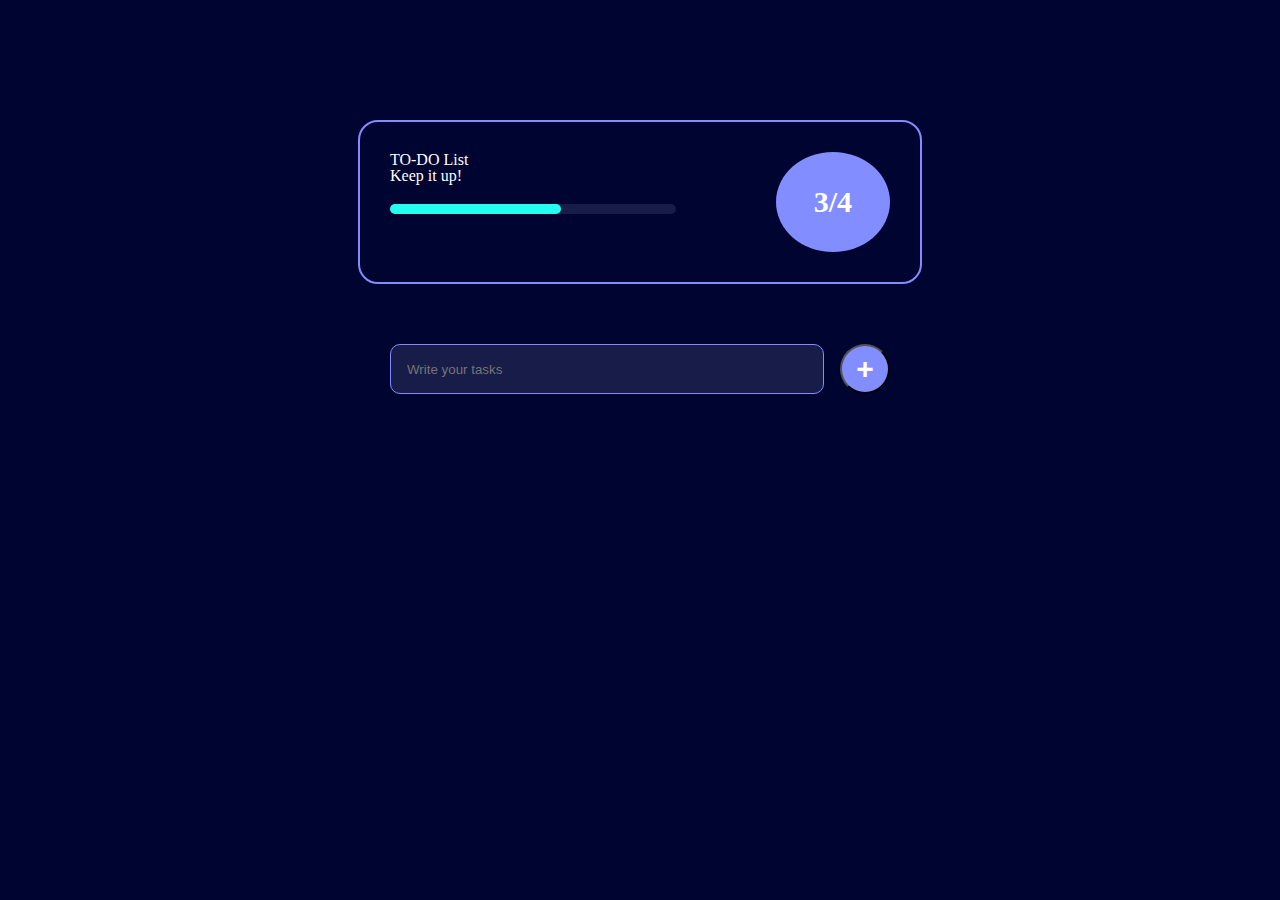
<file: AA+ Projects/SS+/index.html>
<!DOCTYPE html>
<html lang="en">
<head>
    <meta charset="UTF-8">
    <meta name="viewport" content="width=device-width, initial-scale=1.0">
    <title>To-do List</title>
    <link rel="stylesheet" type="text/css" href="style.css">
    <link rel="stylesheet" type="text/css" href="reset.css">
</head>
<body>
    <div class="container">
        <div class="stats-container">
            <div class="details">
                <h1>TO-DO List</h1>
                <p>Keep it up!</p>
                <div id="progressBar">
                    <div id="progress"></div>
                </div>
            </div>
            <div class="stats-number"></div>
                <p id="numbers">3/4 </p>
        </div>
    
        <form action="">
            <input type="text" id="taskInput" placeholder="Write your tasks">
            <button id ="newTask"  type="submit">+</button>
        </form>

        <ul id="task-list"></ul>
    </div>
    <script src="script.js"></script>
</body>
</html>
</file>
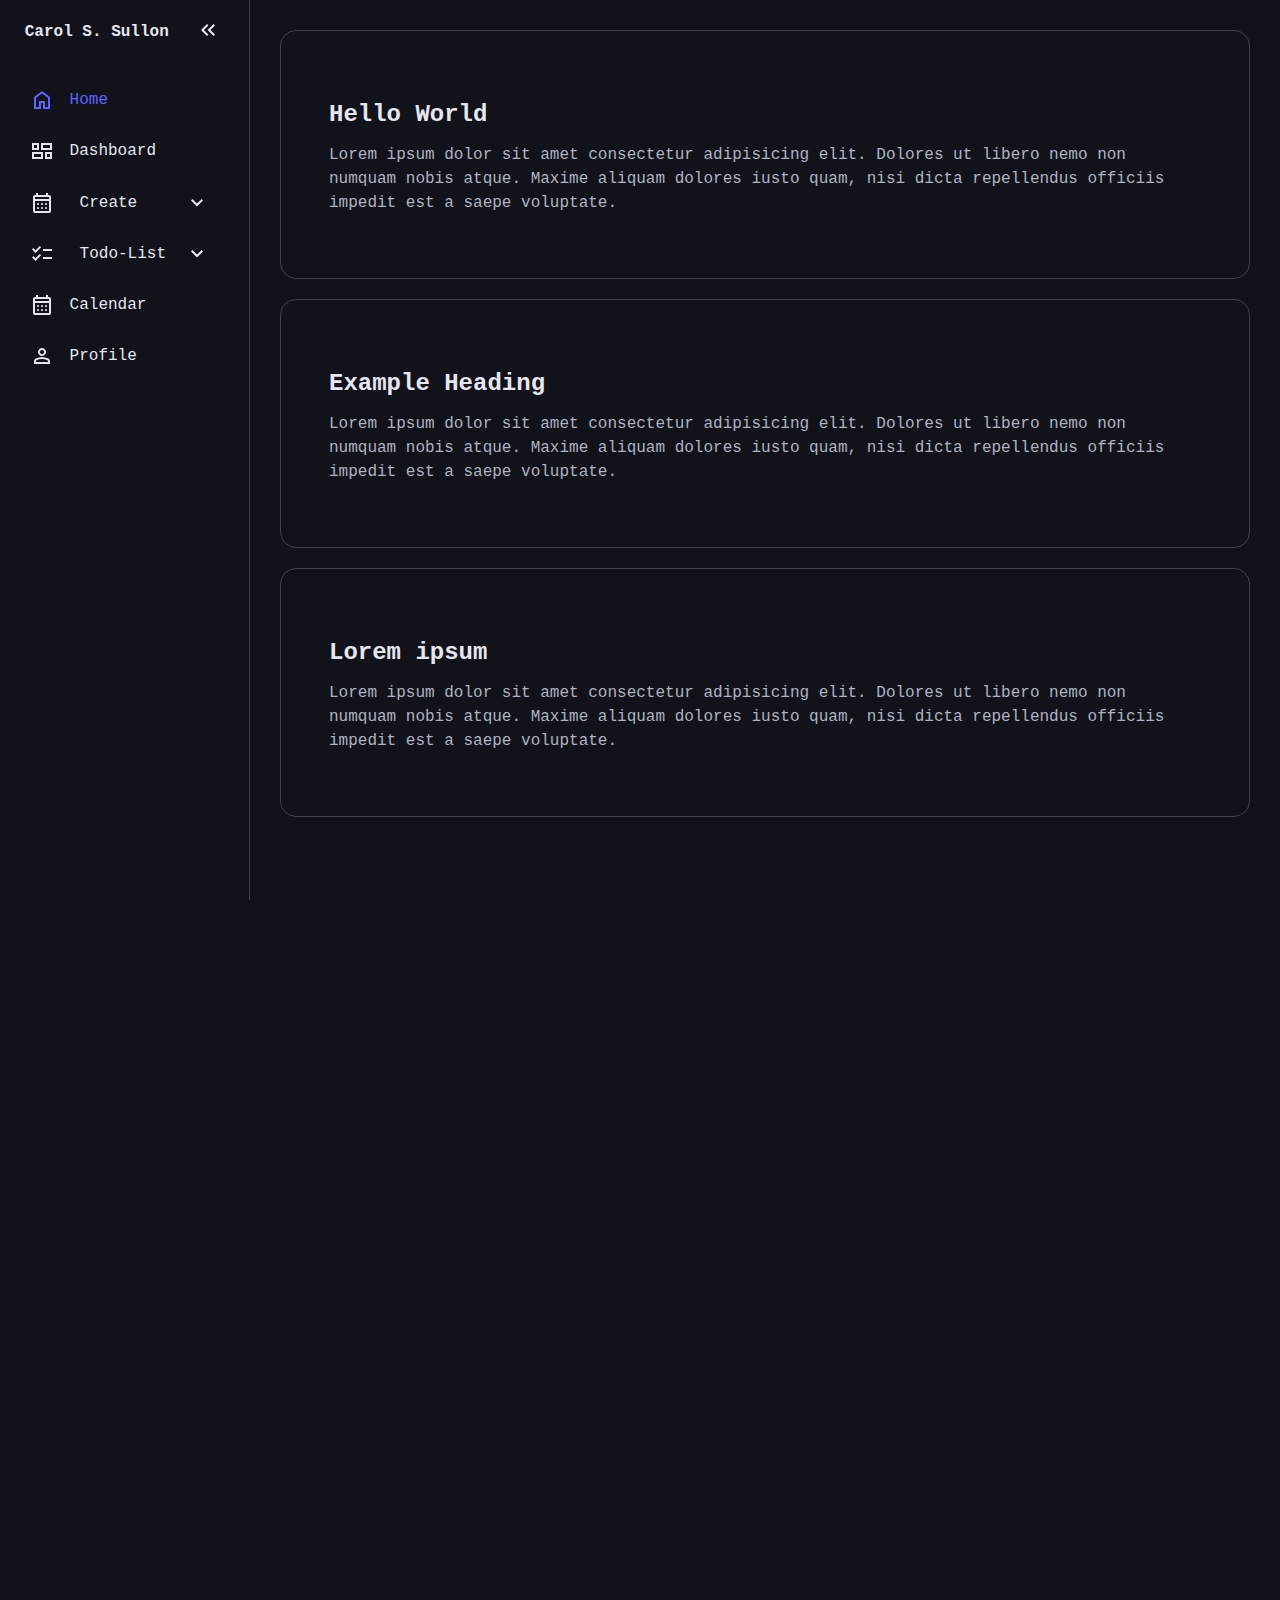
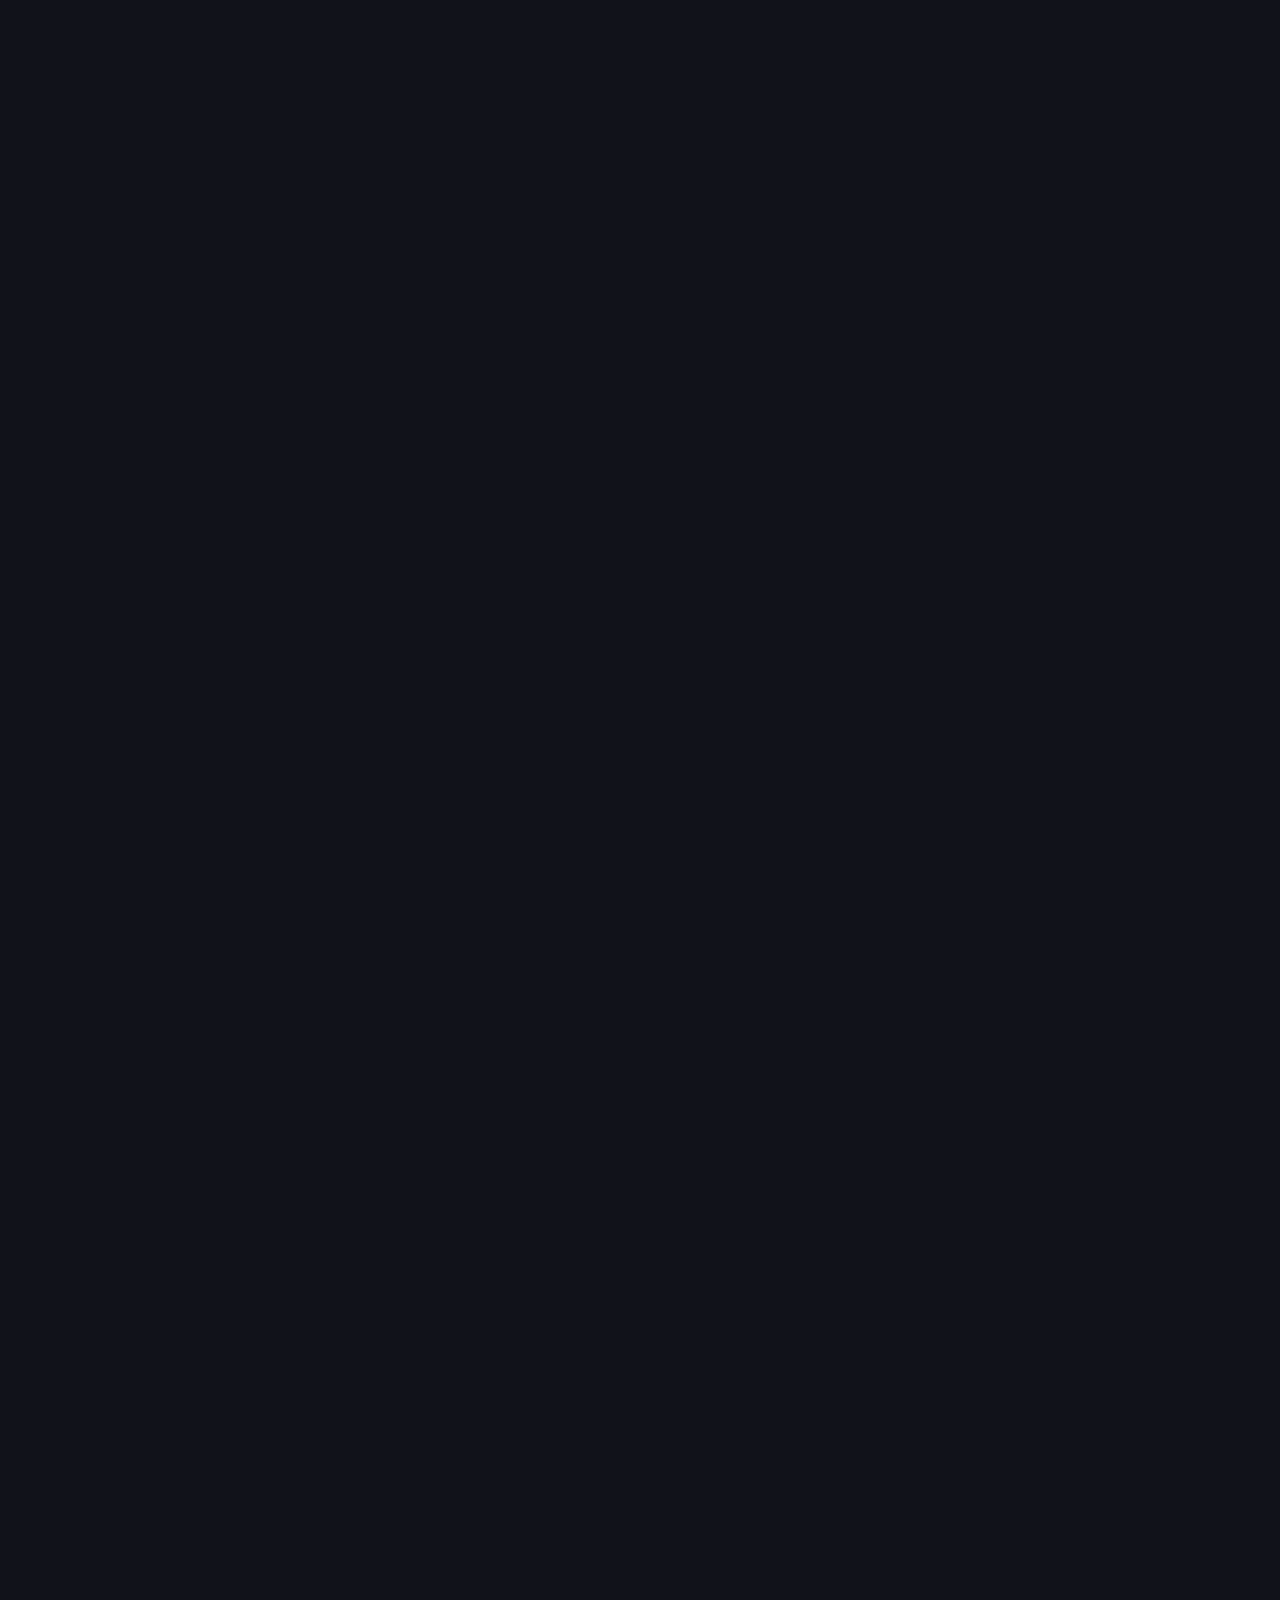
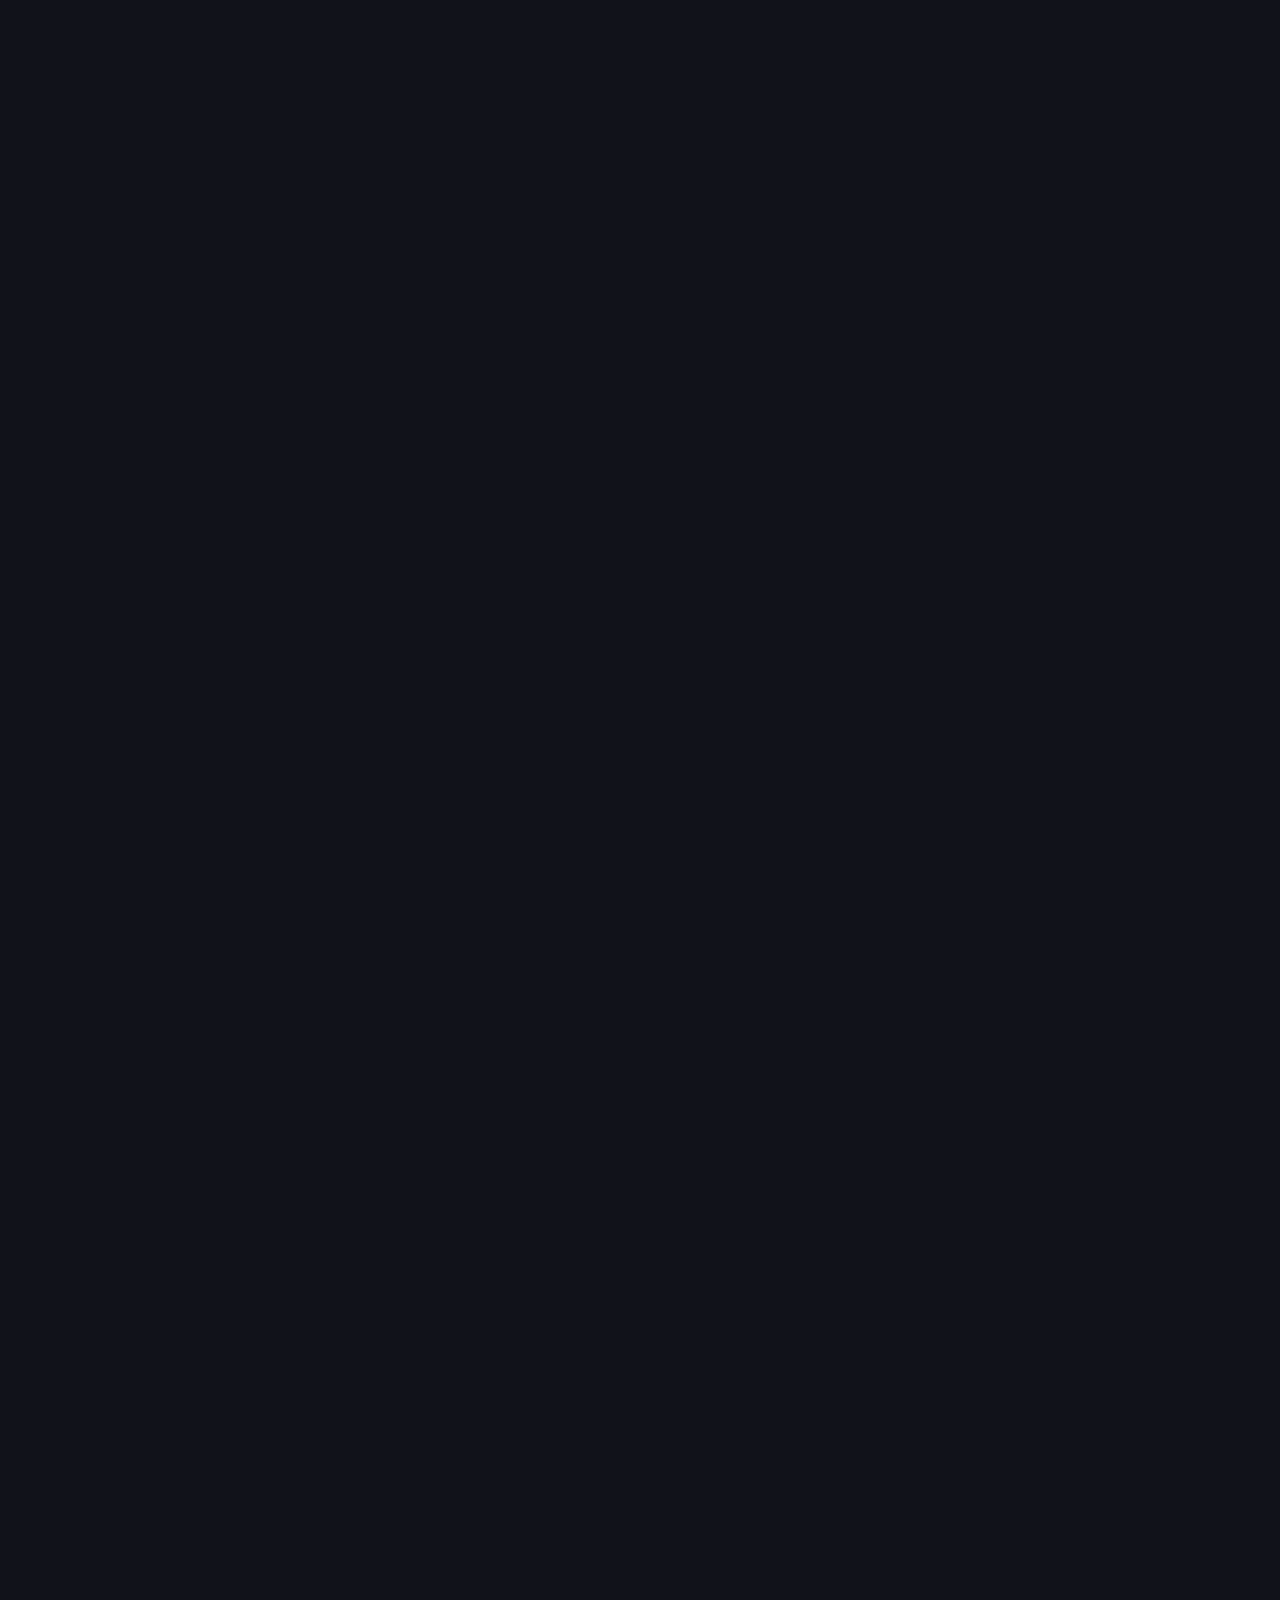
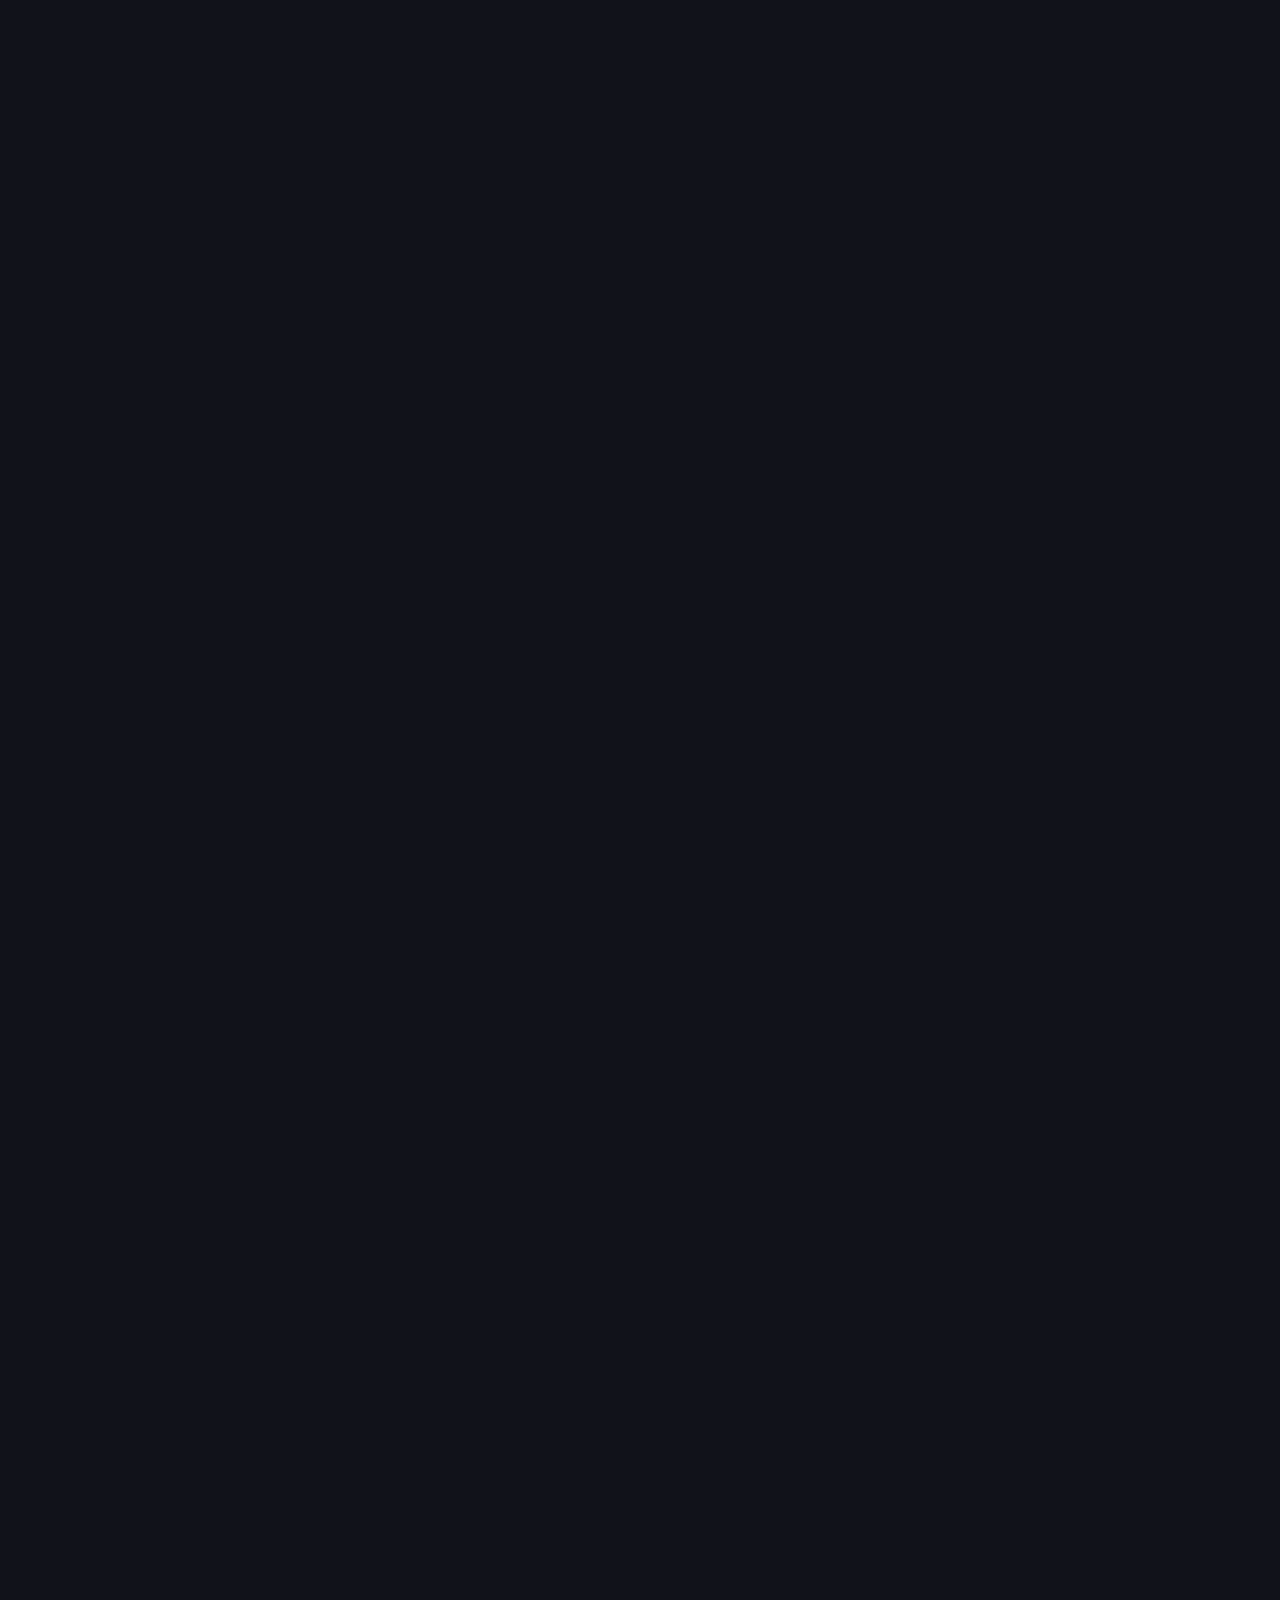
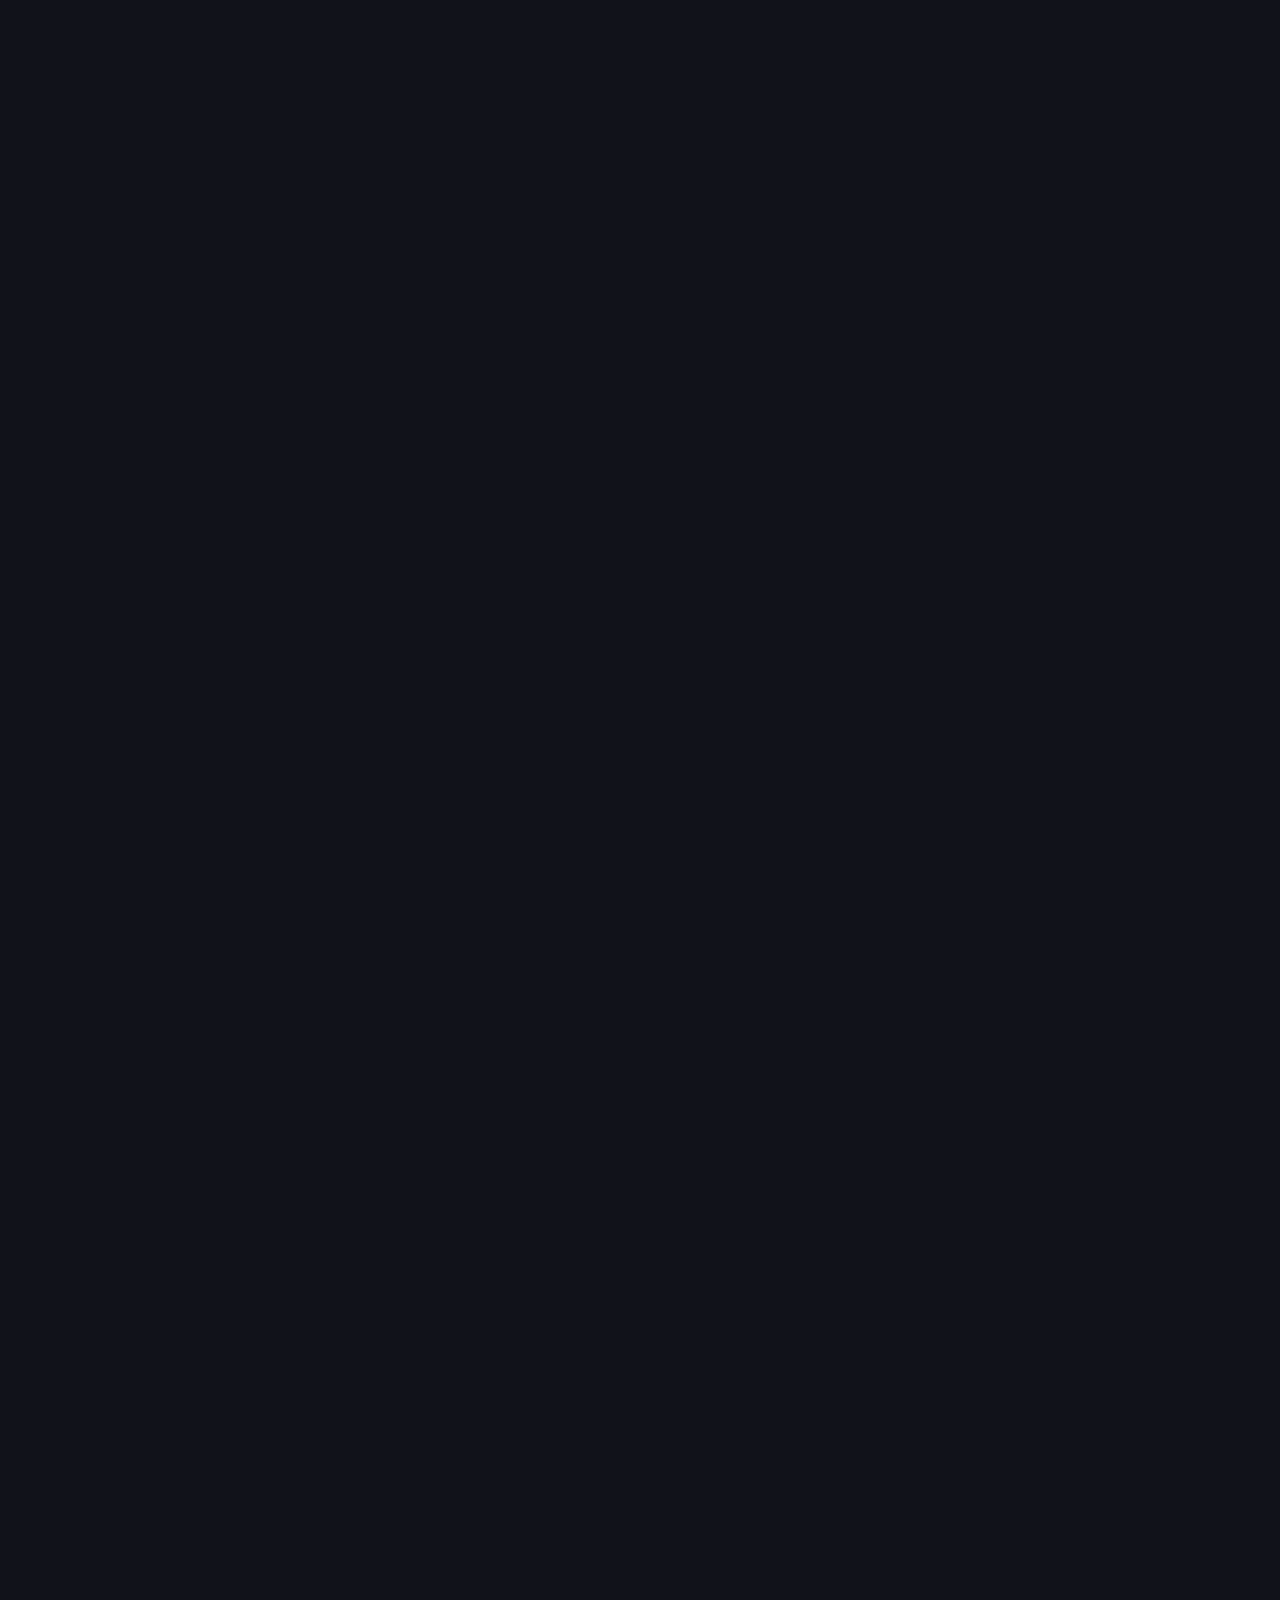
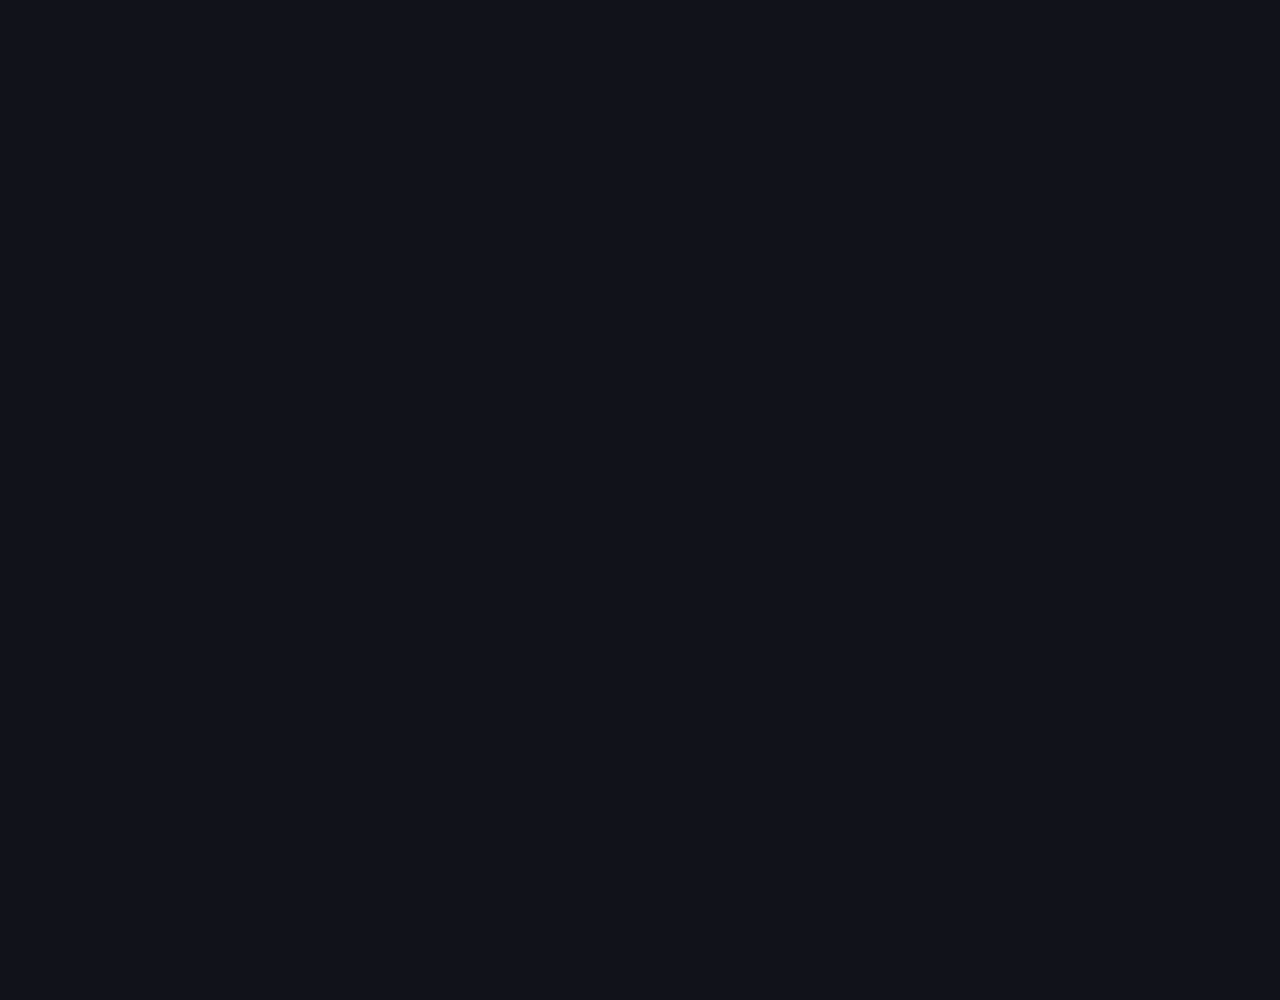
<file: AA+ Projects/SSS+/index.html>
<!DOCTYPE html>
<html lang="en">
    <head>
        <meta charset="UTF-8">
        <meta name="viewport" content="width=device-width, initial-scale=1.0">
        <title>Notes SSS+</title>
        <link rel="stylesheet" href="style.css">
        <link rel="shortcut icon" href="images/home_24dp_E8EAED_FILL0_wght400_GRAD0_opsz24.svg">
    </head>
    <body>
        <nav id="sidebar">
            <ul>
                <li>
                    <span class="logo">Carol S. Sullon</span>
                    <button onclick=toggleSideBar()  id="toggle-btn">
                        <svg xmlns="http://www.w3.org/2000/svg" height="24px" viewBox="0 -960 960 960" width="24px" fill="#e8eaed"><path d="M440-240 200-480l240-240 56 56-183 184 183 184-56 56Zm264 0L464-480l240-240 56 56-183 184 183 184-56 56Z"/></svg>
                    </button>
                </li>
                <li class="active">
                    <a href="index.html">
                        <svg xmlns="http://www.w3.org/2000/svg" height="24px" viewBox="0 -960 960 960" width="24px" fill="#e8eaed"><path d="M240-200h120v-240h240v240h120v-360L480-740 240-560v360Zm-80 80v-480l320-240 320 240v480H520v-240h-80v240H160Zm320-350Z"/></svg>
                        <span>Home</span>
                    </a>
                </li>
                <li>
                    <a href="dashboard.html">
                        <svg xmlns="http://www.w3.org/2000/svg" height="24px" viewBox="0 -960 960 960" width="24px" fill="#e8eaed"><path d="M600-160v-280h280v280H600ZM440-520v-280h440v280H440ZM80-160v-280h440v280H80Zm0-360v-280h280v280H80Zm440-80h280v-120H520v120ZM160-240h280v-120H160v120Zm520 0h120v-120H680v120ZM160-600h120v-120H160v120Zm360 0Zm-80 240Zm240 0ZM280-600Z"/></svg>
                        <span>Dashboard</span>
                    </a>
                </li>
                <li>
                    <button onclick=toggleSubMenu(this)  class="dropdown-btn">
                        <svg xmlns="http://www.w3.org/2000/svg" height="24px" viewBox="0 -960 960 960" width="24px" fill="#e8eaed"><path d="M200-80q-33 0-56.5-23.5T120-160v-560q0-33 23.5-56.5T200-800h40v-80h80v80h320v-80h80v80h40q33 0 56.5 23.5T840-720v560q0 33-23.5 56.5T760-80H200Zm0-80h560v-400H200v400Zm0-480h560v-80H200v80Zm0 0v-80 80Zm280 240q-17 0-28.5-11.5T440-440q0-17 11.5-28.5T480-480q17 0 28.5 11.5T520-440q0 17-11.5 28.5T480-400Zm-160 0q-17 0-28.5-11.5T280-440q0-17 11.5-28.5T320-480q17 0 28.5 11.5T360-440q0 17-11.5 28.5T320-400Zm320 0q-17 0-28.5-11.5T600-440q0-17 11.5-28.5T640-480q17 0 28.5 11.5T680-440q0 17-11.5 28.5T640-400ZM480-240q-17 0-28.5-11.5T440-280q0-17 11.5-28.5T480-320q17 0 28.5 11.5T520-280q0 17-11.5 28.5T480-240Zm-160 0q-17 0-28.5-11.5T280-280q0-17 11.5-28.5T320-320q17 0 28.5 11.5T360-280q0 17-11.5 28.5T320-240Zm320 0q-17 0-28.5-11.5T600-280q0-17 11.5-28.5T640-320q17 0 28.5 11.5T680-280q0 17-11.5 28.5T640-240Z"/></svg>
                        <span>Create</span>
                        <svg xmlns="http://www.w3.org/2000/svg" height="24px" viewBox="0 -960 960 960" width="24px" fill="#e8eaed"><path d="M480-344 240-584l56-56 184 184 184-184 56 56-240 240Z"/></svg>
                    </button>
                    <ul class="sub-menu">
                        <div>
                            <li><a href="#">Folder</a></li>
                            <li><a href="#">Document</a></li>
                            <li><a href="#">Project</a></li>
                        </div>
                    </ul>
                </li>
                <li>
                    <button onclick=toggleSubMenu(this) class="dropdown-btn">
                        <svg xmlns="http://www.w3.org/2000/svg" height="24px" viewBox="0 -960 960 960" width="24px" fill="#e8eaed"><path d="M222-200 80-342l56-56 85 85 170-170 56 57-225 226Zm0-320L80-662l56-56 85 85 170-170 56 57-225 226Zm298 240v-80h360v80H520Zm0-320v-80h360v80H520Z"/></svg>
                        <span>Todo-List</span>
                        <svg xmlns="http://www.w3.org/2000/svg" height="24px" viewBox="0 -960 960 960" width="24px" fill="#e8eaed"><path d="M480-344 240-584l56-56 184 184 184-184 56 56-240 240Z"/></svg>
                    </button>
                    <ul class="sub-menu">
                        <div>
                            <li><a href="#">Work</a></li>
                            <li><a href="#">Coding</a></li>
                            <li><a href="#">Private</a></li>
                            <li><a href="#">Learning</a></li>
                            <li><a href="#">Gardening</a></li>
                        </div>
                    </ul>
                </li>
                <li>
                    <a href="calendar.html">
                        <svg xmlns="http://www.w3.org/2000/svg" height="24px" viewBox="0 -960 960 960" width="24px" fill="#e8eaed"><path d="M200-80q-33 0-56.5-23.5T120-160v-560q0-33 23.5-56.5T200-800h40v-80h80v80h320v-80h80v80h40q33 0 56.5 23.5T840-720v560q0 33-23.5 56.5T760-80H200Zm0-80h560v-400H200v400Zm0-480h560v-80H200v80Zm0 0v-80 80Zm280 240q-17 0-28.5-11.5T440-440q0-17 11.5-28.5T480-480q17 0 28.5 11.5T520-440q0 17-11.5 28.5T480-400Zm-160 0q-17 0-28.5-11.5T280-440q0-17 11.5-28.5T320-480q17 0 28.5 11.5T360-440q0 17-11.5 28.5T320-400Zm320 0q-17 0-28.5-11.5T600-440q0-17 11.5-28.5T640-480q17 0 28.5 11.5T680-440q0 17-11.5 28.5T640-400ZM480-240q-17 0-28.5-11.5T440-280q0-17 11.5-28.5T480-320q17 0 28.5 11.5T520-280q0 17-11.5 28.5T480-240Zm-160 0q-17 0-28.5-11.5T280-280q0-17 11.5-28.5T320-320q17 0 28.5 11.5T360-280q0 17-11.5 28.5T320-240Zm320 0q-17 0-28.5-11.5T600-280q0-17 11.5-28.5T640-320q17 0 28.5 11.5T680-280q0 17-11.5 28.5T640-240Z"/></svg>
                        <span>Calendar</span>
                    </a>
                </li>
                <li>
                    <a href="profile.html">
                        <svg xmlns="http://www.w3.org/2000/svg" height="24px" viewBox="0 -960 960 960" width="24px" fill="#e8eaed"><path d="M480-480q-66 0-113-47t-47-113q0-66 47-113t113-47q66 0 113 47t47 113q0 66-47 113t-113 47ZM160-160v-112q0-34 17.5-62.5T224-378q62-31 126-46.5T480-440q66 0 130 15.5T736-378q29 15 46.5 43.5T800-272v112H160Zm80-80h480v-32q0-11-5.5-20T700-306q-54-27-109-40.5T480-360q-56 0-111 13.5T260-306q-9 5-14.5 14t-5.5 20v32Zm240-320q33 0 56.5-23.5T560-640q0-33-23.5-56.5T480-720q-33 0-56.5 23.5T400-640q0 33 23.5 56.5T480-560Zm0-80Zm0 400Z"/></svg>
                        <span>Profile</span>
                    </a>
                </li>
            </ul>
        </nav>
            <main>
                <div class="container">
                    <h2>Hello World</h2>
                    <p>Lorem ipsum dolor sit amet consectetur adipisicing elit. Dolores ut libero nemo non numquam nobis atque. Maxime aliquam dolores iusto quam, nisi dicta repellendus officiis impedit est a saepe voluptate.</p>
                </div>
                <div class="container">
                    <h2>Example Heading</h2>
                    <p>Lorem ipsum dolor sit amet consectetur adipisicing elit. Dolores ut libero nemo non numquam nobis atque. Maxime aliquam dolores iusto quam, nisi dicta repellendus officiis impedit est a saepe voluptate.</p>
                </div>
                <div class="container">
                    <h2>Lorem ipsum</h2>
                    <p>Lorem ipsum dolor sit amet consectetur adipisicing elit. Dolores ut libero nemo non numquam nobis atque. Maxime aliquam dolores iusto quam, nisi dicta repellendus officiis impedit est a saepe voluptate.</p>
                </div>
            </div>
        </main>
    <script type="text/javascript" src="script.js" defer></script>
</body>
</html>
</file>
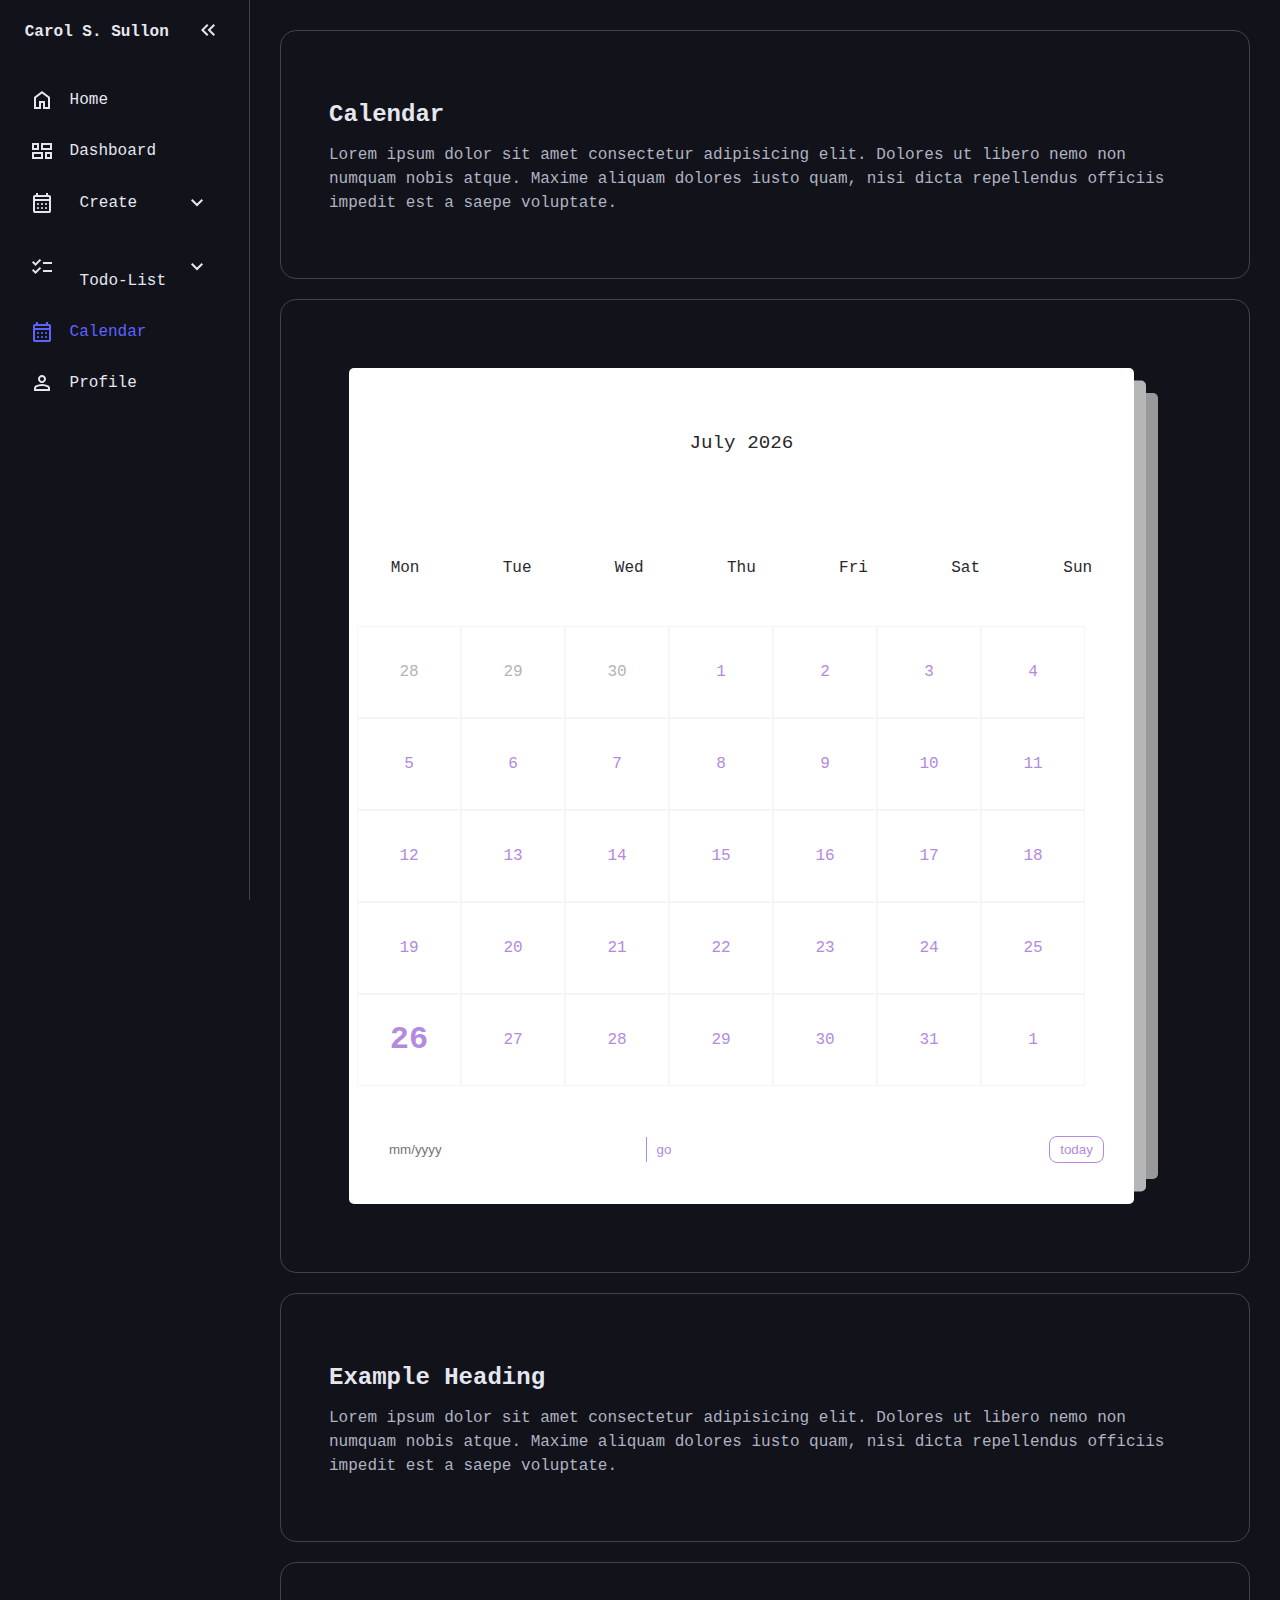
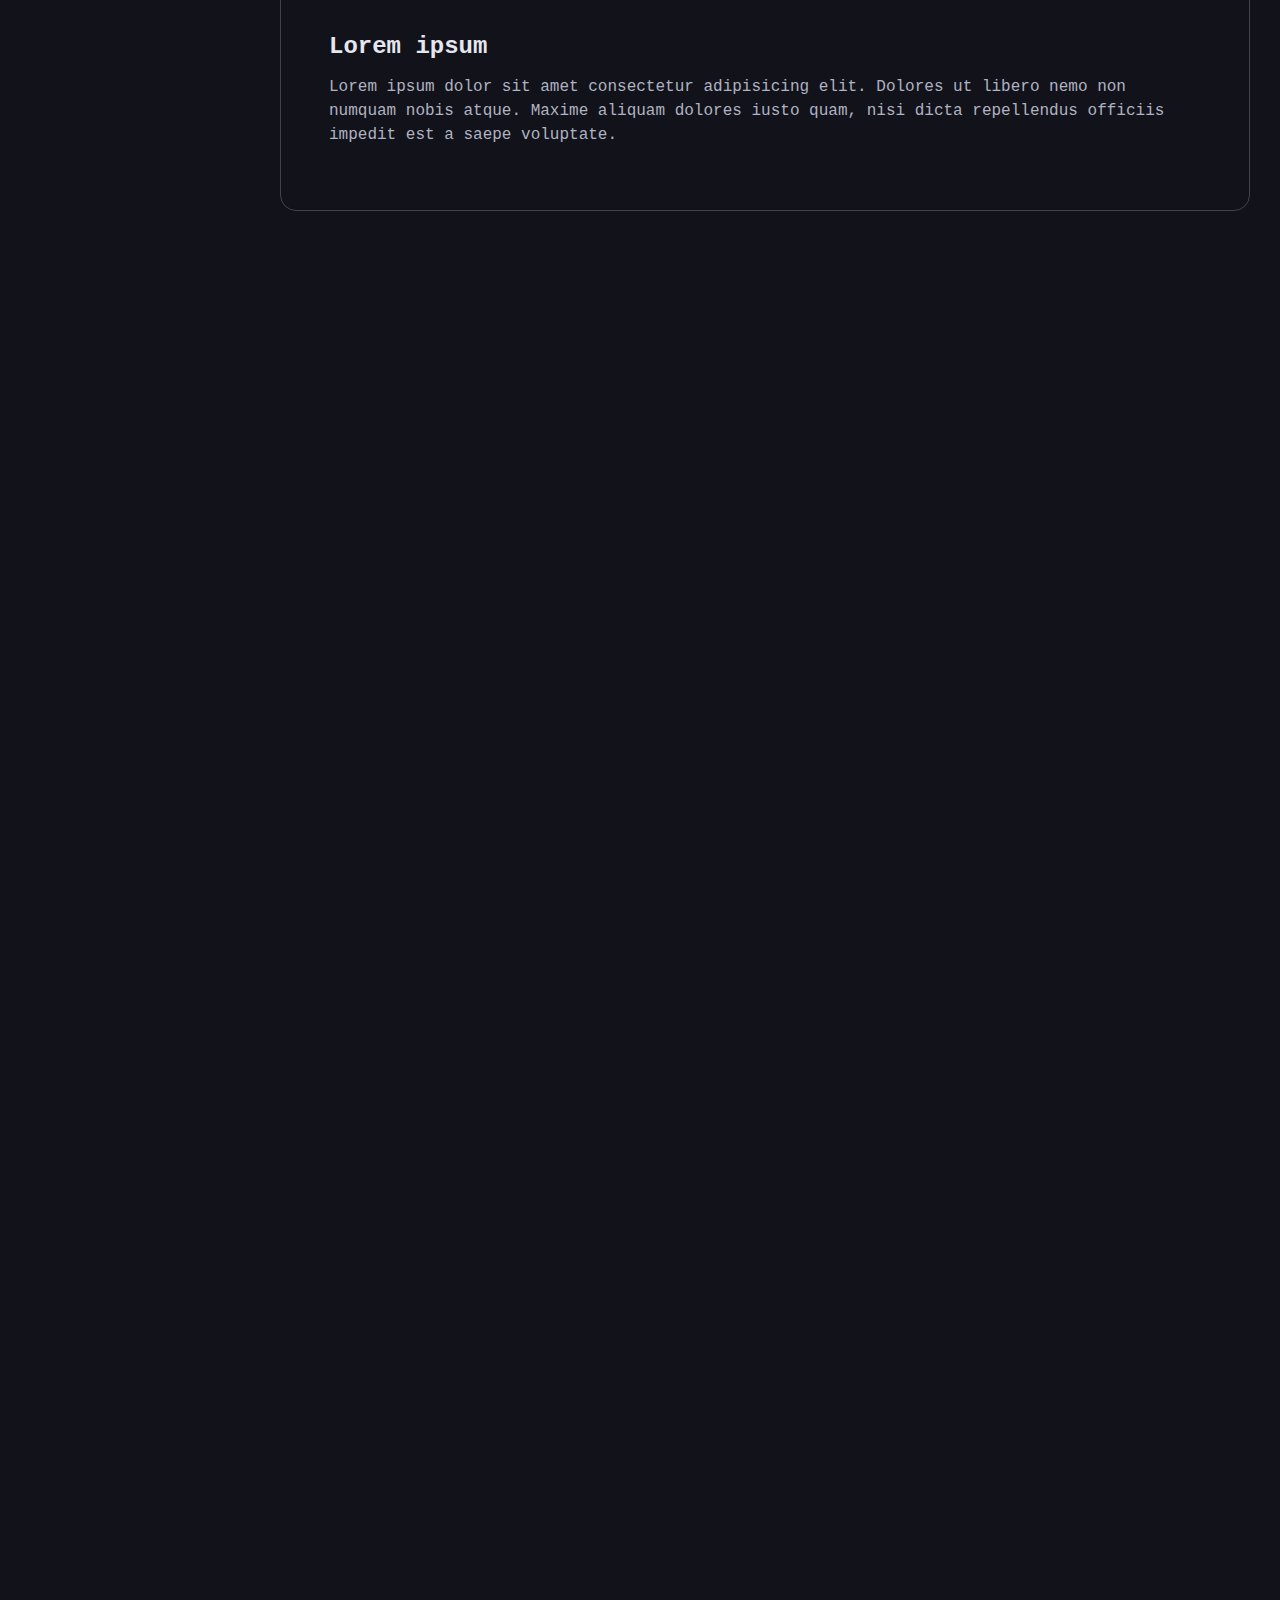
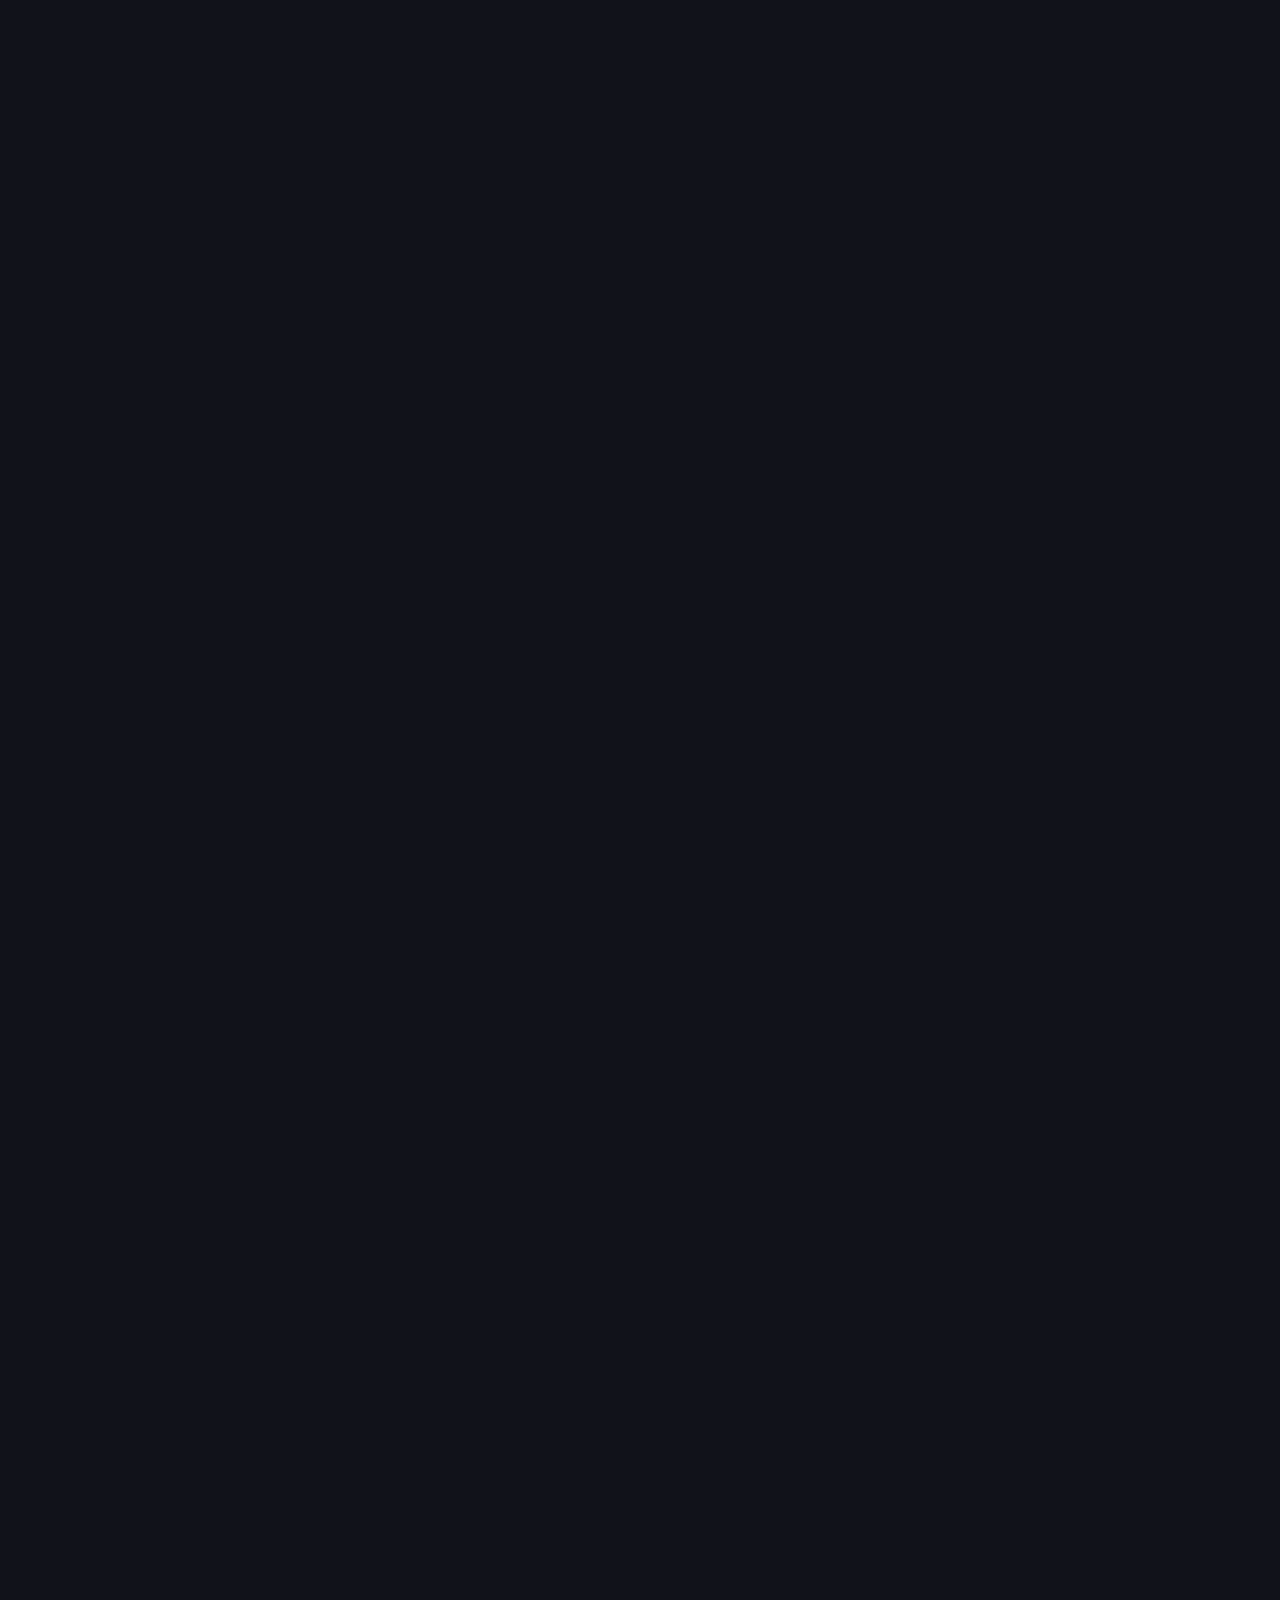
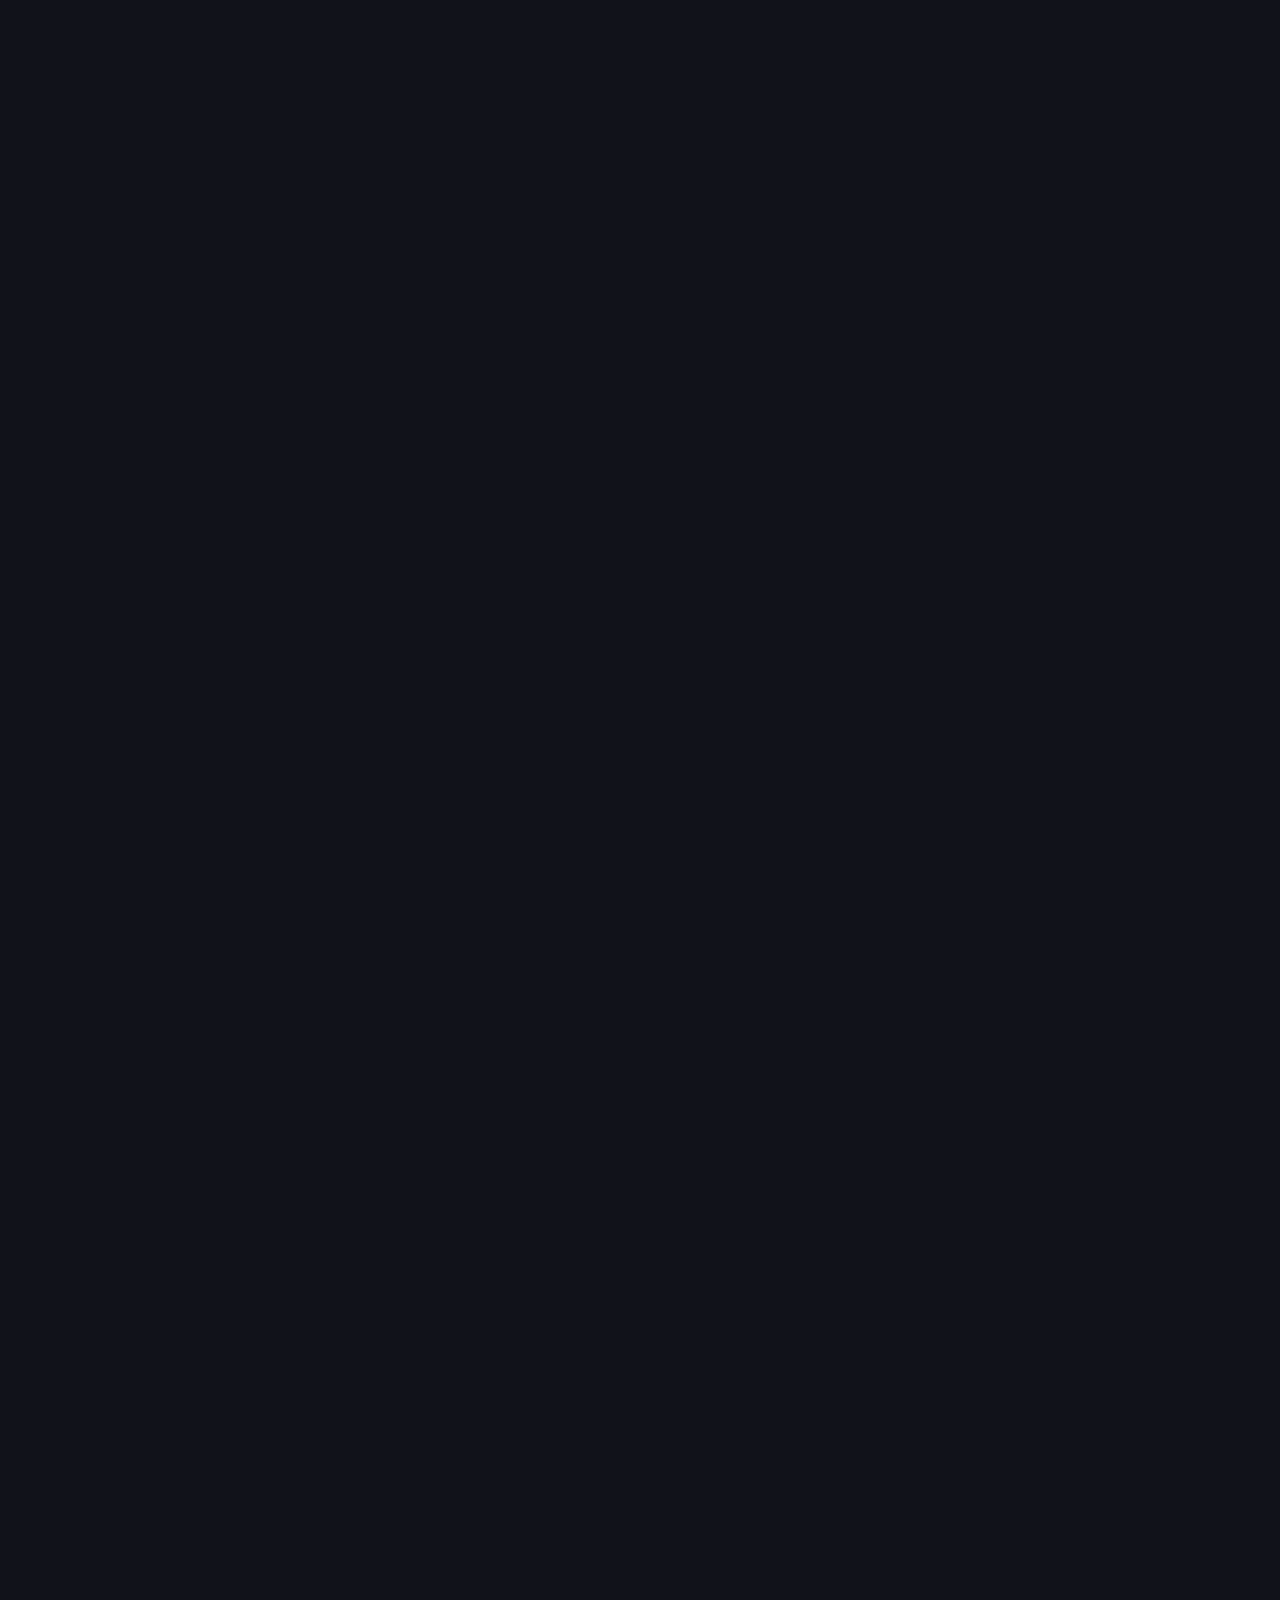
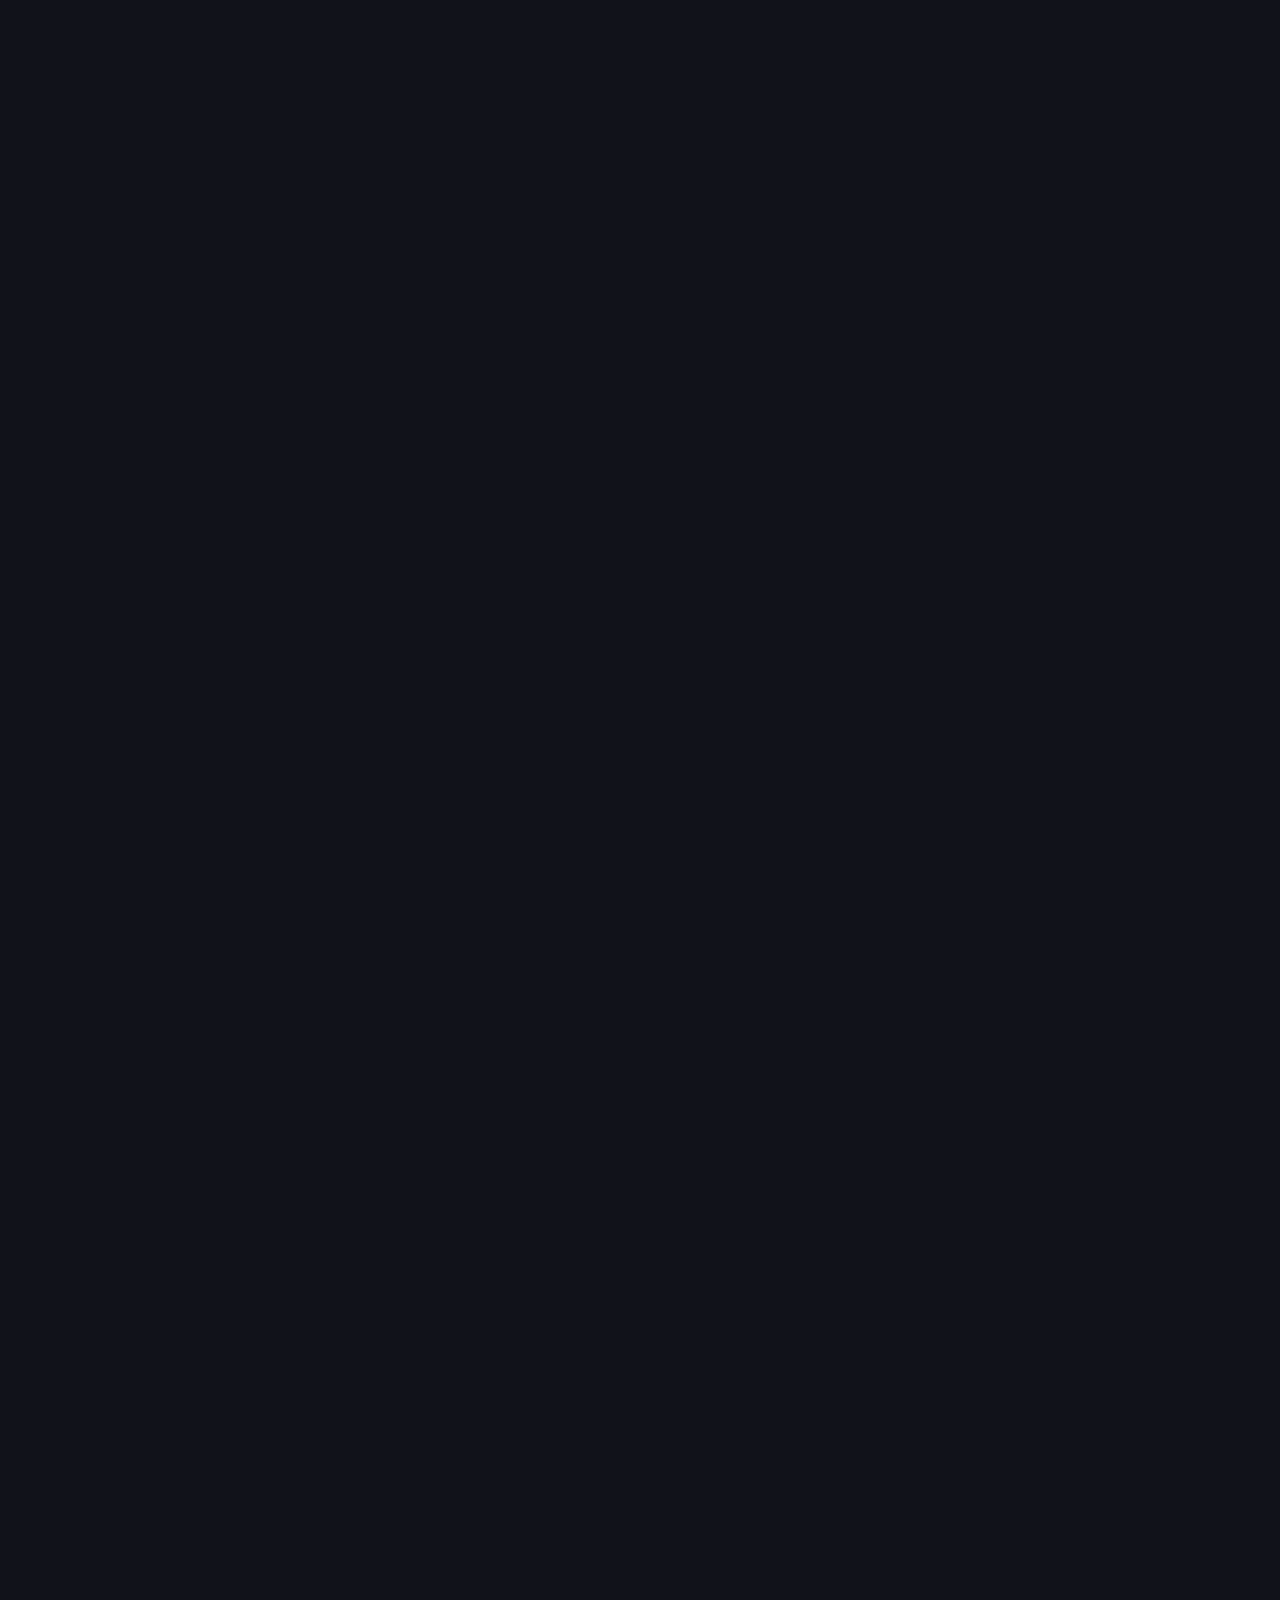
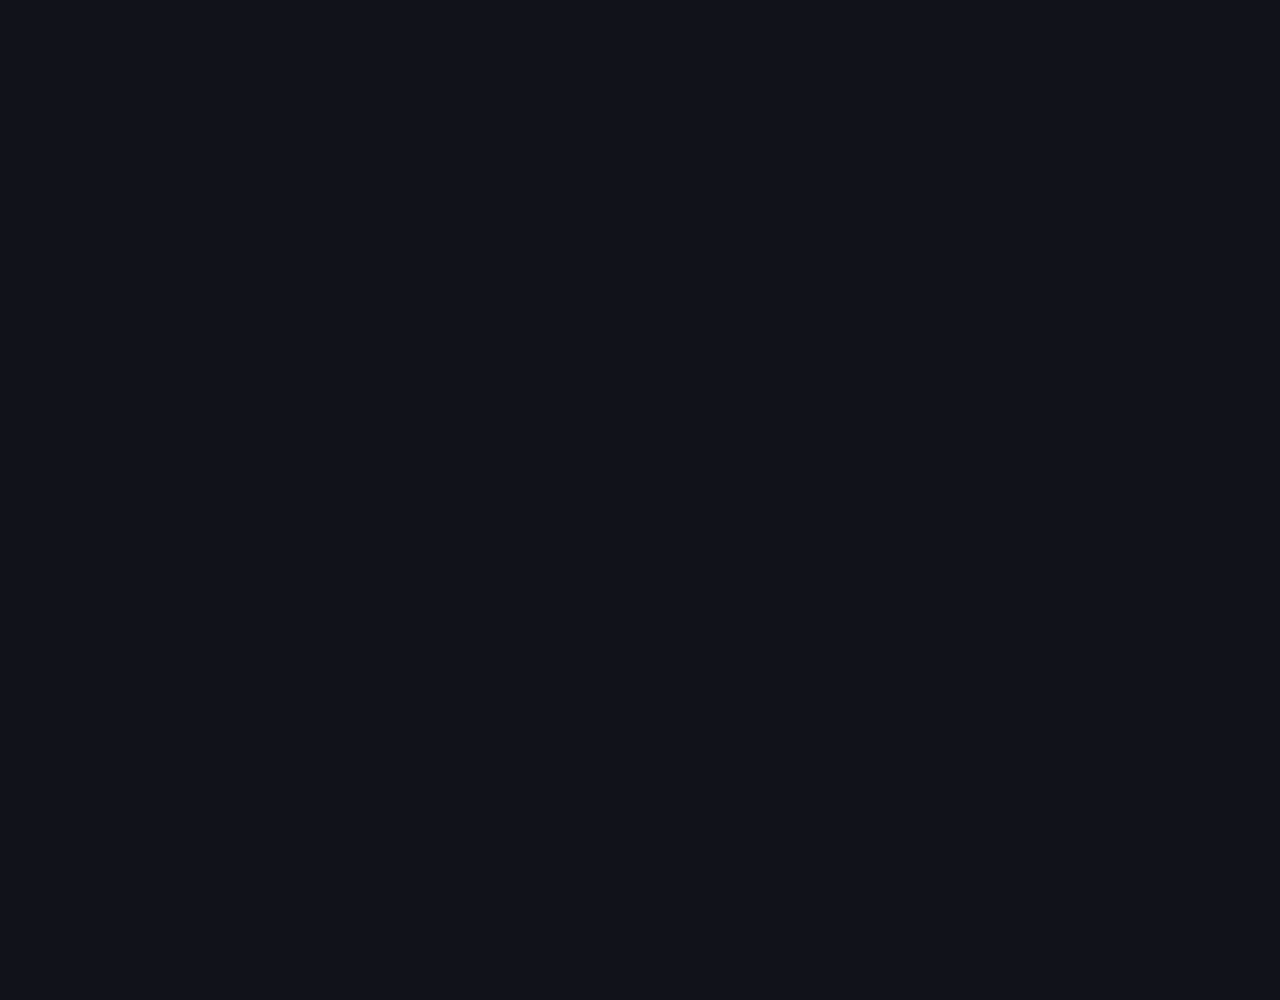
<file: AA+ Projects/SSS+/calendar.html>
<!DOCTYPE html>
<html lang="en">
    <head>
        <meta charset="UTF-8">
        <meta name="viewport" content="width=device-width, initial-scale=1.0">
        <title>Calendar SSS+</title>

        <link rel="stylesheet" href="calendar.css">
        <link rel="stylesheet" href="https://cdnjs.cloudflare.com/ajax/libs/font-awesome/6.6.0/css/all.min.css" integrity="sha512-Kc323vGBEqzTmouAECnVceyQqyqdsSiqLQISBL29aUW4U/M7pSPA/gEUZQqv1cwx4OnYxTxve5UMg5GT6L4JJg==" crossorigin="anonymous" referrerpolicy="no-referrer" />
        <link rel="shortcut icon" href="images/calendar_month_24dp_E8EAED_FILL0_wght400_GRAD0_opsz24.svg">
    </head>
    <body>
        <nav id="sidebar">
            <ul>
                <li>
                    <span class="logo">Carol S. Sullon</span>
                    <button onclick=toggleSideBar()  id="toggle-btn">
                        <svg xmlns="http://www.w3.org/2000/svg" height="24px" viewBox="0 -960 960 960" width="24px" fill="#e8eaed"><path d="M440-240 200-480l240-240 56 56-183 184 183 184-56 56Zm264 0L464-480l240-240 56 56-183 184 183 184-56 56Z"/></svg>
                    </button>
                </li>
                <li>
                    <a href="home.html">
                        <svg xmlns="http://www.w3.org/2000/svg" height="24px" viewBox="0 -960 960 960" width="24px" fill="#e8eaed"><path d="M240-200h120v-240h240v240h120v-360L480-740 240-560v360Zm-80 80v-480l320-240 320 240v480H520v-240h-80v240H160Zm320-350Z"/></svg>
                        <span>Home</span>
                    </a>
                </li>
                <li>
                    <a href="dashboard.html">
                        <svg xmlns="http://www.w3.org/2000/svg" height="24px" viewBox="0 -960 960 960" width="24px" fill="#e8eaed"><path d="M600-160v-280h280v280H600ZM440-520v-280h440v280H440ZM80-160v-280h440v280H80Zm0-360v-280h280v280H80Zm440-80h280v-120H520v120ZM160-240h280v-120H160v120Zm520 0h120v-120H680v120ZM160-600h120v-120H160v120Zm360 0Zm-80 240Zm240 0ZM280-600Z"/></svg>
                        <span>Dashboard</span>
                    </a>
                </li>
                <li>
                    <button onclick=toggleSubMenu(this)  class="dropdown-btn">
                        <svg xmlns="http://www.w3.org/2000/svg" height="24px" viewBox="0 -960 960 960" width="24px" fill="#e8eaed"><path d="M200-80q-33 0-56.5-23.5T120-160v-560q0-33 23.5-56.5T200-800h40v-80h80v80h320v-80h80v80h40q33 0 56.5 23.5T840-720v560q0 33-23.5 56.5T760-80H200Zm0-80h560v-400H200v400Zm0-480h560v-80H200v80Zm0 0v-80 80Zm280 240q-17 0-28.5-11.5T440-440q0-17 11.5-28.5T480-480q17 0 28.5 11.5T520-440q0 17-11.5 28.5T480-400Zm-160 0q-17 0-28.5-11.5T280-440q0-17 11.5-28.5T320-480q17 0 28.5 11.5T360-440q0 17-11.5 28.5T320-400Zm320 0q-17 0-28.5-11.5T600-440q0-17 11.5-28.5T640-480q17 0 28.5 11.5T680-440q0 17-11.5 28.5T640-400ZM480-240q-17 0-28.5-11.5T440-280q0-17 11.5-28.5T480-320q17 0 28.5 11.5T520-280q0 17-11.5 28.5T480-240Zm-160 0q-17 0-28.5-11.5T280-280q0-17 11.5-28.5T320-320q17 0 28.5 11.5T360-280q0 17-11.5 28.5T320-240Zm320 0q-17 0-28.5-11.5T600-280q0-17 11.5-28.5T640-320q17 0 28.5 11.5T680-280q0 17-11.5 28.5T640-240Z"/></svg>
                        <span>Create</span>
                        <svg xmlns="http://www.w3.org/2000/svg" height="24px" viewBox="0 -960 960 960" width="24px" fill="#e8eaed"><path d="M480-344 240-584l56-56 184 184 184-184 56 56-240 240Z"/></svg>
                    </button>
                    <ul class="sub-menu">
                        <div>
                            <li><a href="#">Folder</a></li>
                            <li><a href="#">Document</a></li>
                            <li><a href="#">Project</a></li>
                        </div>
                    </ul>
                </li>
                <li>
                    <button onclick=toggleSubMenu(this) class="dropdown-btn">
                        <svg xmlns="http://www.w3.org/2000/svg" height="24px" viewBox="0 -960 960 960" width="24px" fill="#e8eaed"><path d="M222-200 80-342l56-56 85 85 170-170 56 57-225 226Zm0-320L80-662l56-56 85 85 170-170 56 57-225 226Zm298 240v-80h360v80H520Zm0-320v-80h360v80H520Z"/></svg>
                        <span><a href="todo.html"></a>Todo-List</span>
                        <svg xmlns="http://www.w3.org/2000/svg" height="24px" viewBox="0 -960 960 960" width="24px" fill="#e8eaed"><path d="M480-344 240-584l56-56 184 184 184-184 56 56-240 240Z"/></svg>
                    </button>
                    <ul class="sub-menu">
                        <div>
                            <li><a href="#">Work</a></li>
                            <li><a href="#">Coding</a></li>
                            <li><a href="#">Private</a></li>
                            <li><a href="#">Learning</a></li>
                            <li><a href="#">Gardening</a></li>
                        </div>
                    </ul>
                </li>
                <li class="active">
                    <a href="calendar.html">
                        <svg xmlns="http://www.w3.org/2000/svg" height="24px" viewBox="0 -960 960 960" width="24px" fill="#e8eaed"><path d="M200-80q-33 0-56.5-23.5T120-160v-560q0-33 23.5-56.5T200-800h40v-80h80v80h320v-80h80v80h40q33 0 56.5 23.5T840-720v560q0 33-23.5 56.5T760-80H200Zm0-80h560v-400H200v400Zm0-480h560v-80H200v80Zm0 0v-80 80Zm280 240q-17 0-28.5-11.5T440-440q0-17 11.5-28.5T480-480q17 0 28.5 11.5T520-440q0 17-11.5 28.5T480-400Zm-160 0q-17 0-28.5-11.5T280-440q0-17 11.5-28.5T320-480q17 0 28.5 11.5T360-440q0 17-11.5 28.5T320-400Zm320 0q-17 0-28.5-11.5T600-440q0-17 11.5-28.5T640-480q17 0 28.5 11.5T680-440q0 17-11.5 28.5T640-400ZM480-240q-17 0-28.5-11.5T440-280q0-17 11.5-28.5T480-320q17 0 28.5 11.5T520-280q0 17-11.5 28.5T480-240Zm-160 0q-17 0-28.5-11.5T280-280q0-17 11.5-28.5T320-320q17 0 28.5 11.5T360-280q0 17-11.5 28.5T320-240Zm320 0q-17 0-28.5-11.5T600-280q0-17 11.5-28.5T640-320q17 0 28.5 11.5T680-280q0 17-11.5 28.5T640-240Z"/></svg>
                        <span>Calendar</span>
                    </a>
                </li>
                <li>
                    <a href="profile.html">
                        <svg xmlns="http://www.w3.org/2000/svg" height="24px" viewBox="0 -960 960 960" width="24px" fill="#e8eaed"><path d="M480-480q-66 0-113-47t-47-113q0-66 47-113t113-47q66 0 113 47t47 113q0 66-47 113t-113 47ZM160-160v-112q0-34 17.5-62.5T224-378q62-31 126-46.5T480-440q66 0 130 15.5T736-378q29 15 46.5 43.5T800-272v112H160Zm80-80h480v-32q0-11-5.5-20T700-306q-54-27-109-40.5T480-360q-56 0-111 13.5T260-306q-9 5-14.5 14t-5.5 20v32Zm240-320q33 0 56.5-23.5T560-640q0-33-23.5-56.5T480-720q-33 0-56.5 23.5T400-640q0 33 23.5 56.5T480-560Zm0-80Zm0 400Z"/></svg>
                        <span>Profile</span>
                    </a>
                </li>
            </ul>
        </nav>
            <main>
                <div class="container">
                    <h2>Calendar</h2>
                    <p>Lorem ipsum dolor sit amet consectetur adipisicing elit. Dolores ut libero nemo non numquam nobis atque. Maxime aliquam dolores iusto quam, nisi dicta repellendus officiis impedit est a saepe voluptate.</p>
                </div>

                <div class="container">
                    <div class="left">
                        <div class="calendar">
                            <div class="month">
                                <i class="fa fa-angle-left prev"></i>
                                <div class="date">  </div>
                                <i class="fa fa-angle-right next"></i>
                            </div>
                            <div class="weekdays">
                                <div>Mon</div>
                                <div>Tue</div>
                                <div>Wed</div>
                                <Div>Thu</Div>
                                <div>Fri</div>
                                <div>Sat</div>
                                <div>Sun</div>
                            </div>
                            <div class="days">
                                
                            </div>
                            <section class="goto-today">
                                <div class="goto">
                                    <input type="text" placeholder="mm/yyyy" class="date-input"/>
                                    <button class="goto-btn">go</button>
                                </div>
                                <button class="today-btn">today</button>
                            </section>
                        </div>
                    </div>
                </div>
                <div class="container">
                    <h2>Example Heading</h2>
                    <p>Lorem ipsum dolor sit amet consectetur adipisicing elit. Dolores ut libero nemo non numquam nobis atque. Maxime aliquam dolores iusto quam, nisi dicta repellendus officiis impedit est a saepe voluptate.</p>
                </div>
                <div class="container">
                    <h2>Lorem ipsum</h2>
                    <p>Lorem ipsum dolor sit amet consectetur adipisicing elit. Dolores ut libero nemo non numquam nobis atque. Maxime aliquam dolores iusto quam, nisi dicta repellendus officiis impedit est a saepe voluptate.</p>
                </div>
            </div>
        </main>
    <script type="text/javascript" src="calendar.js" defer></script>
</body>
</html>
</file>
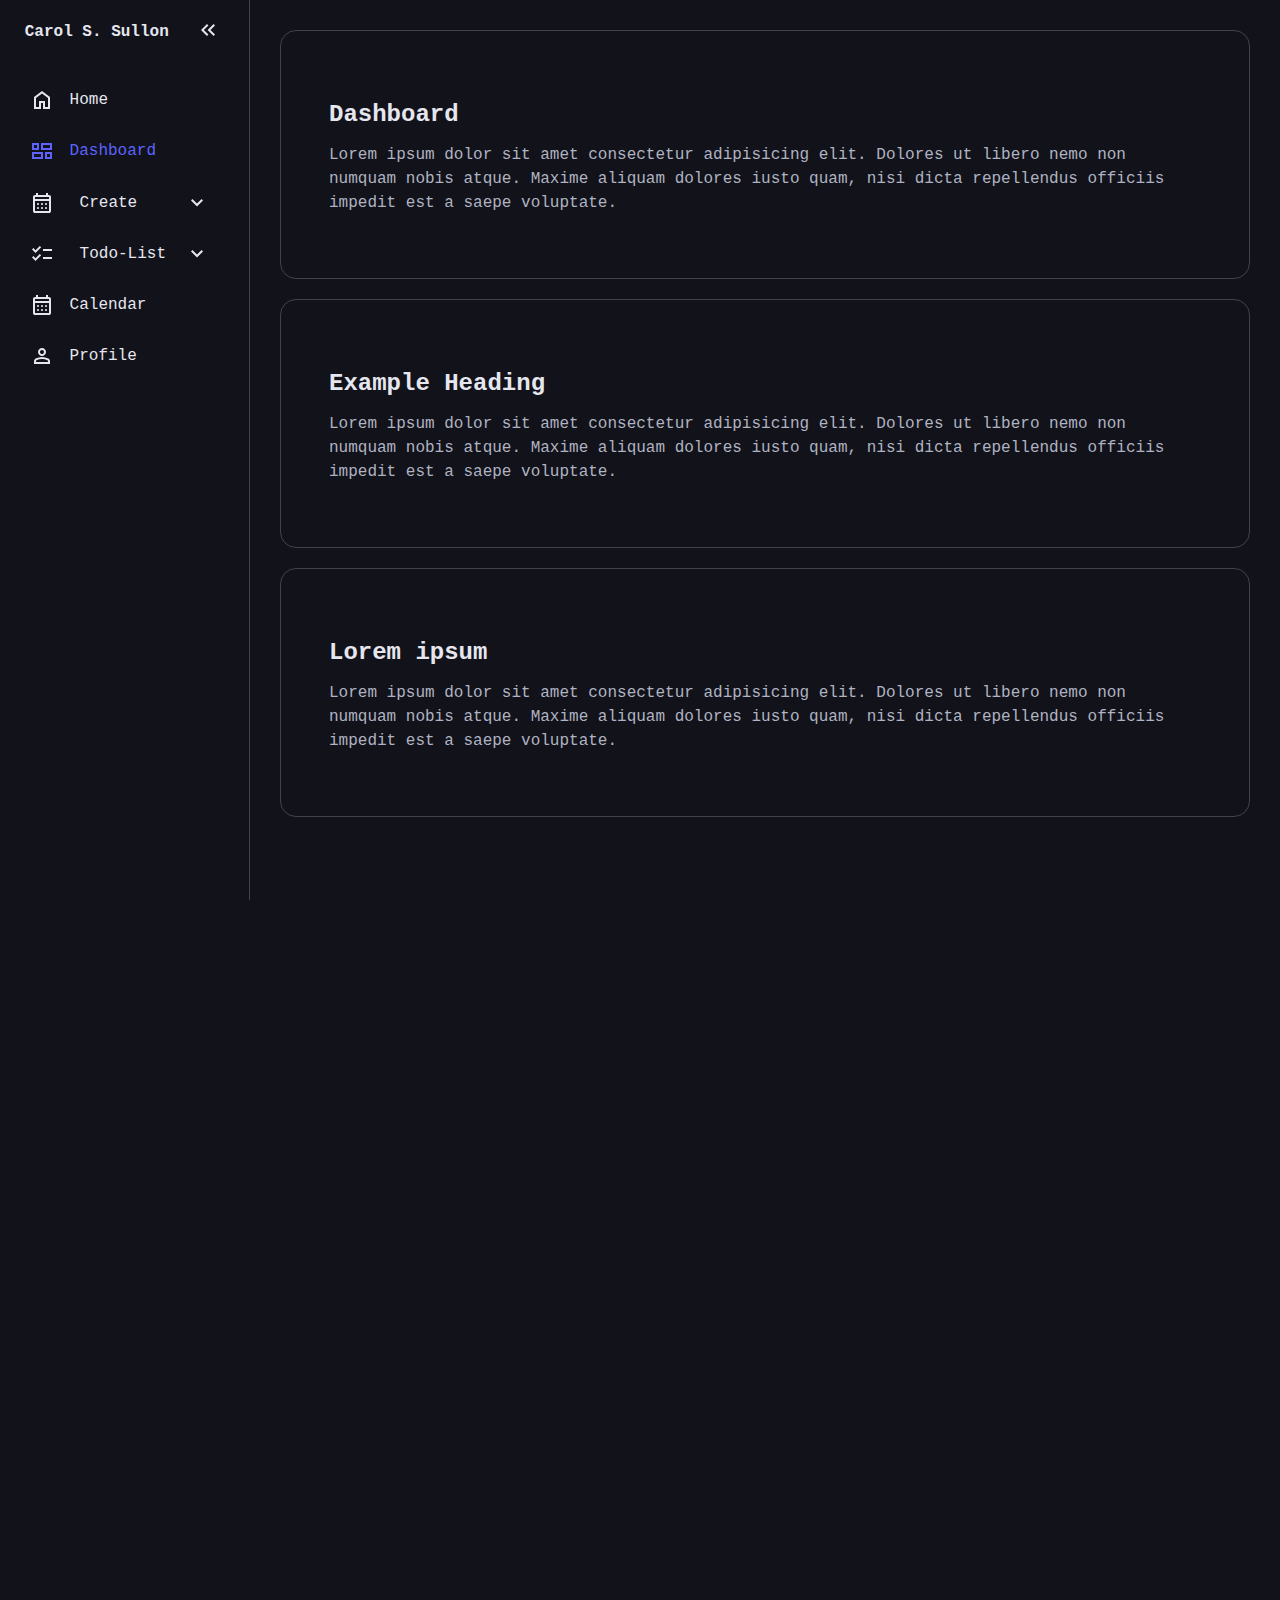
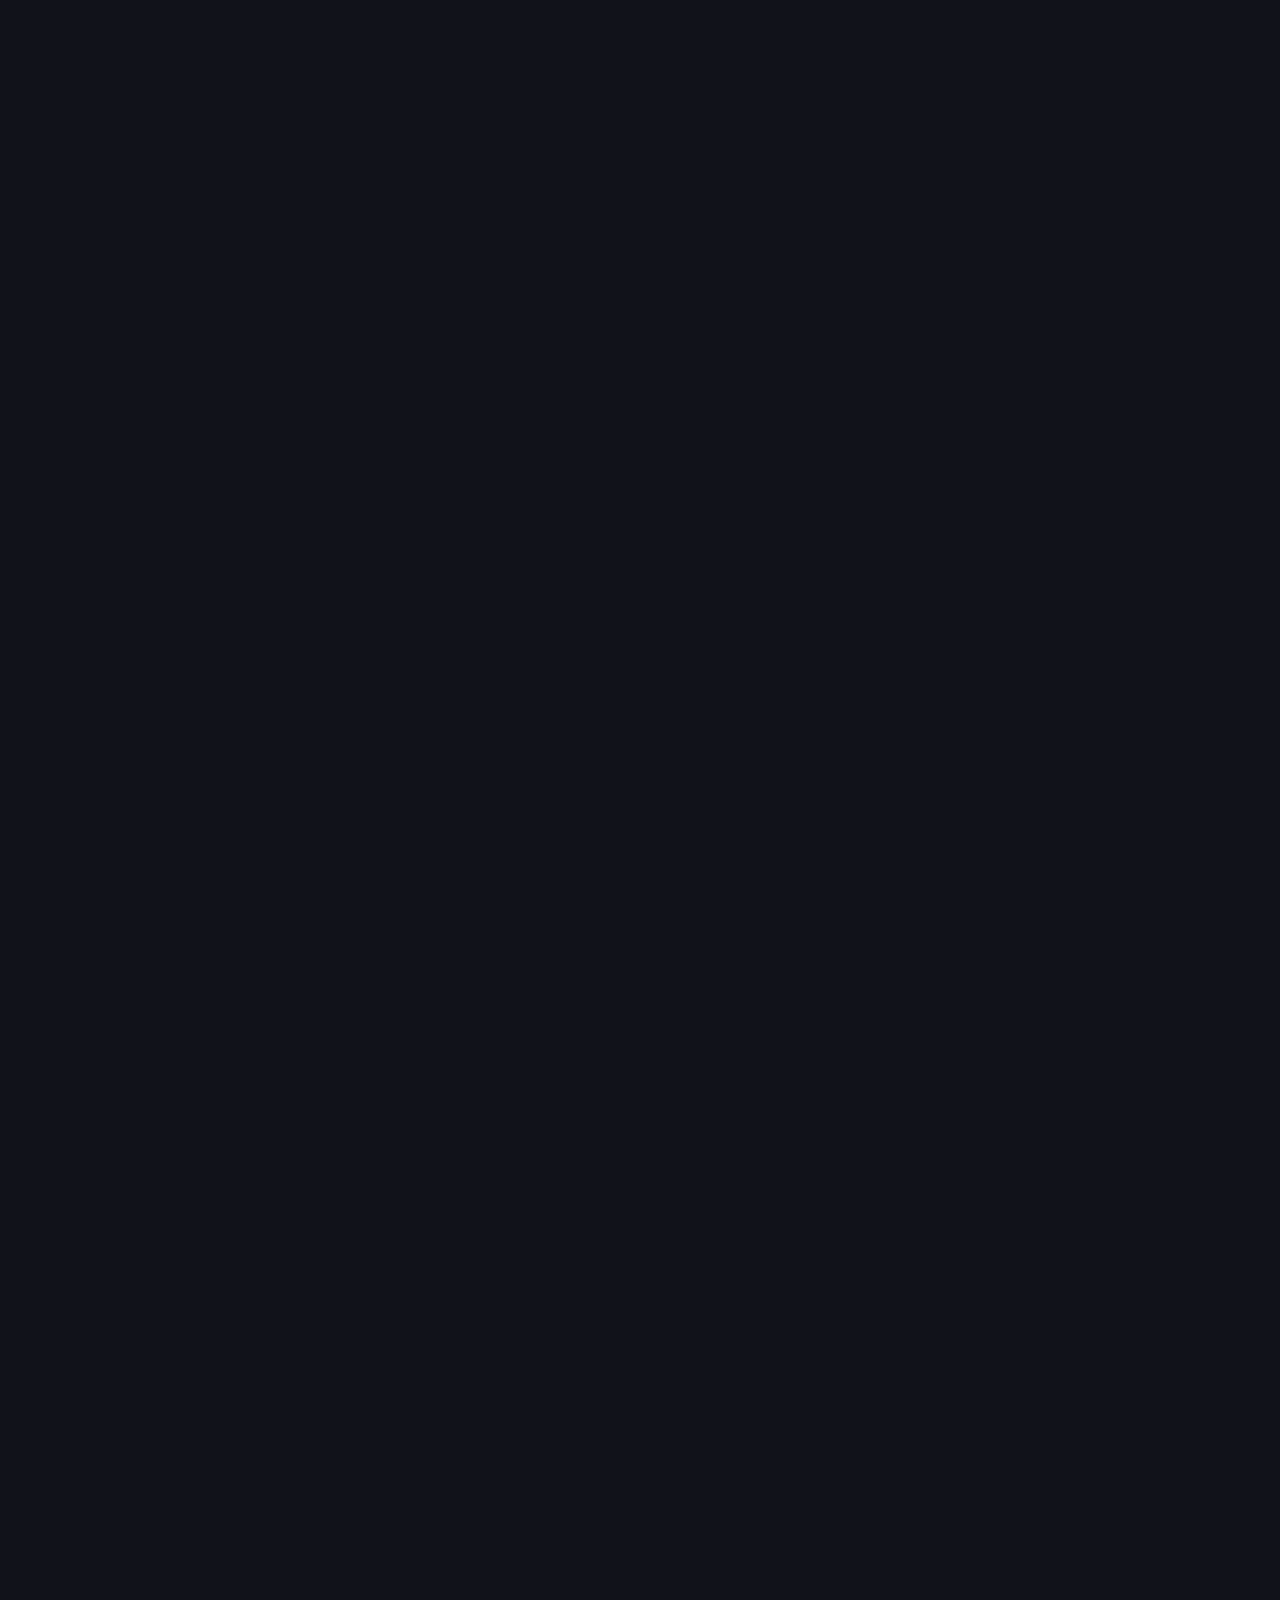
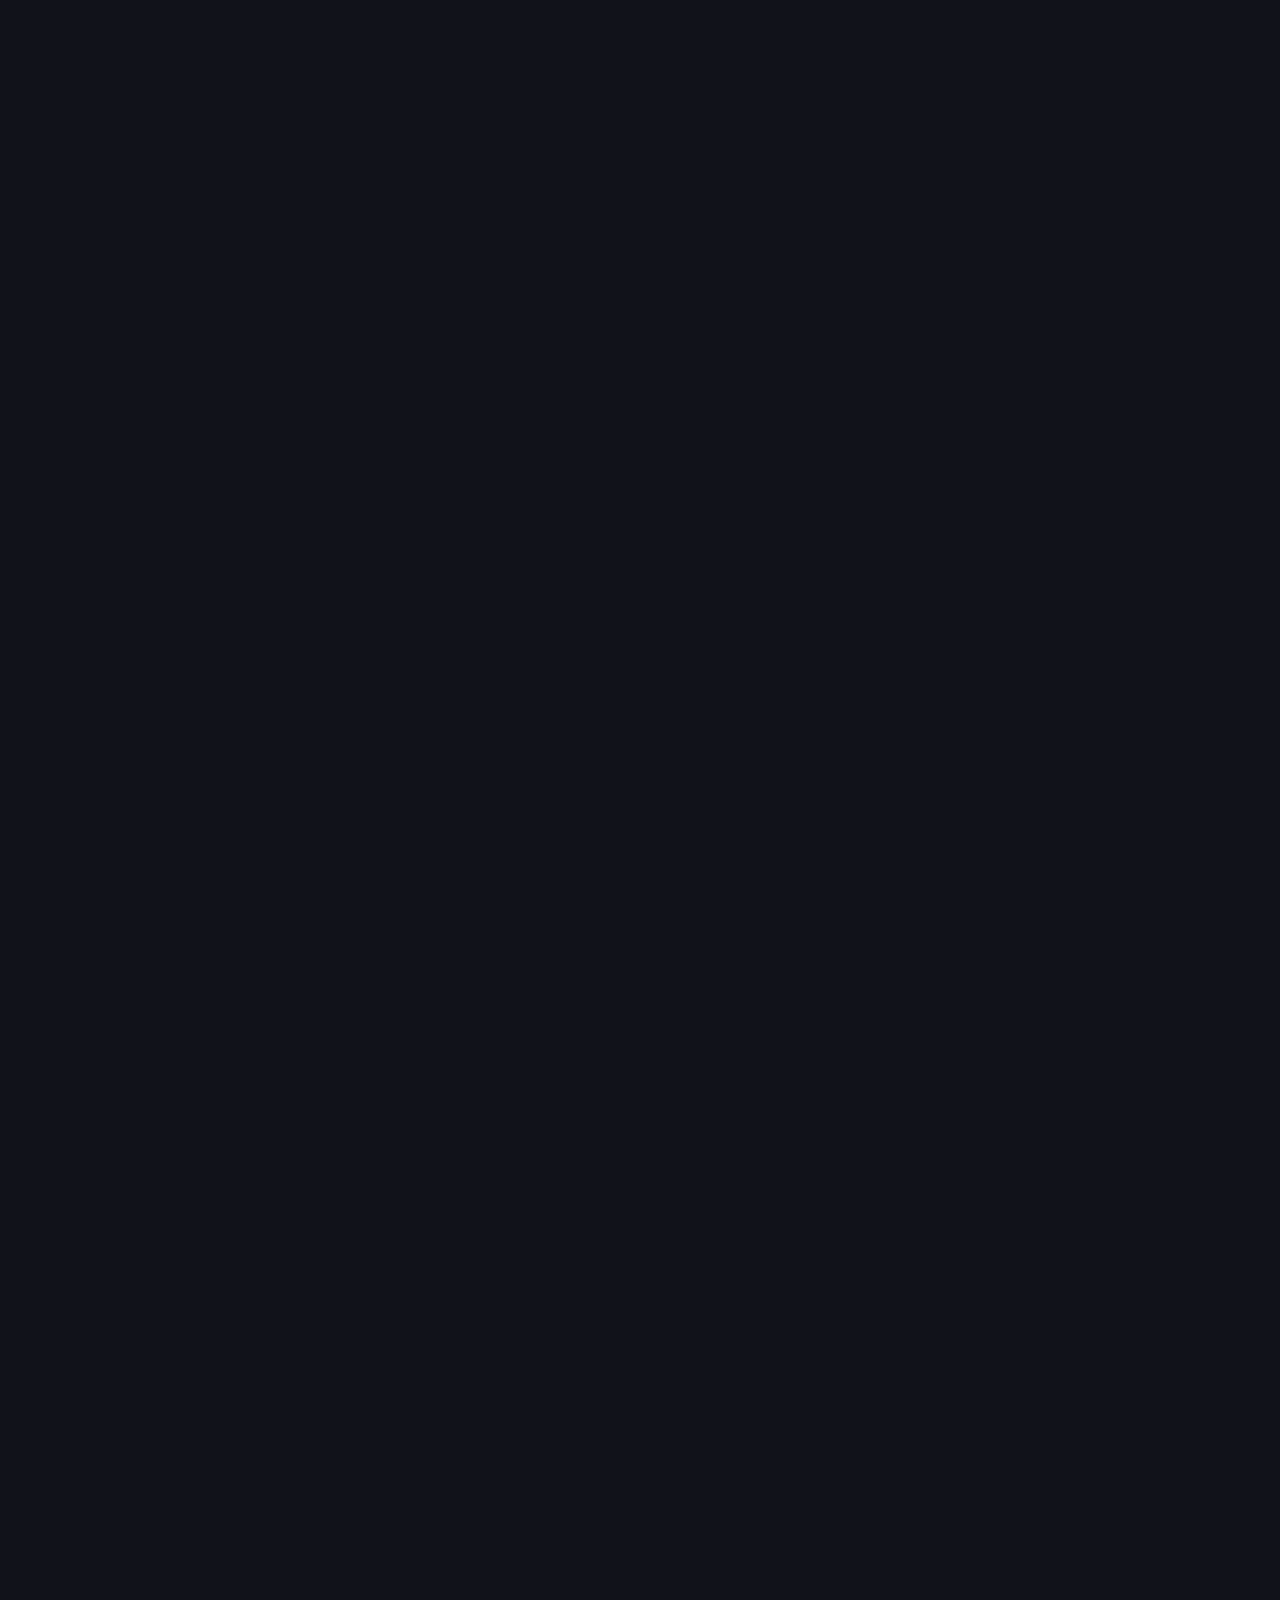
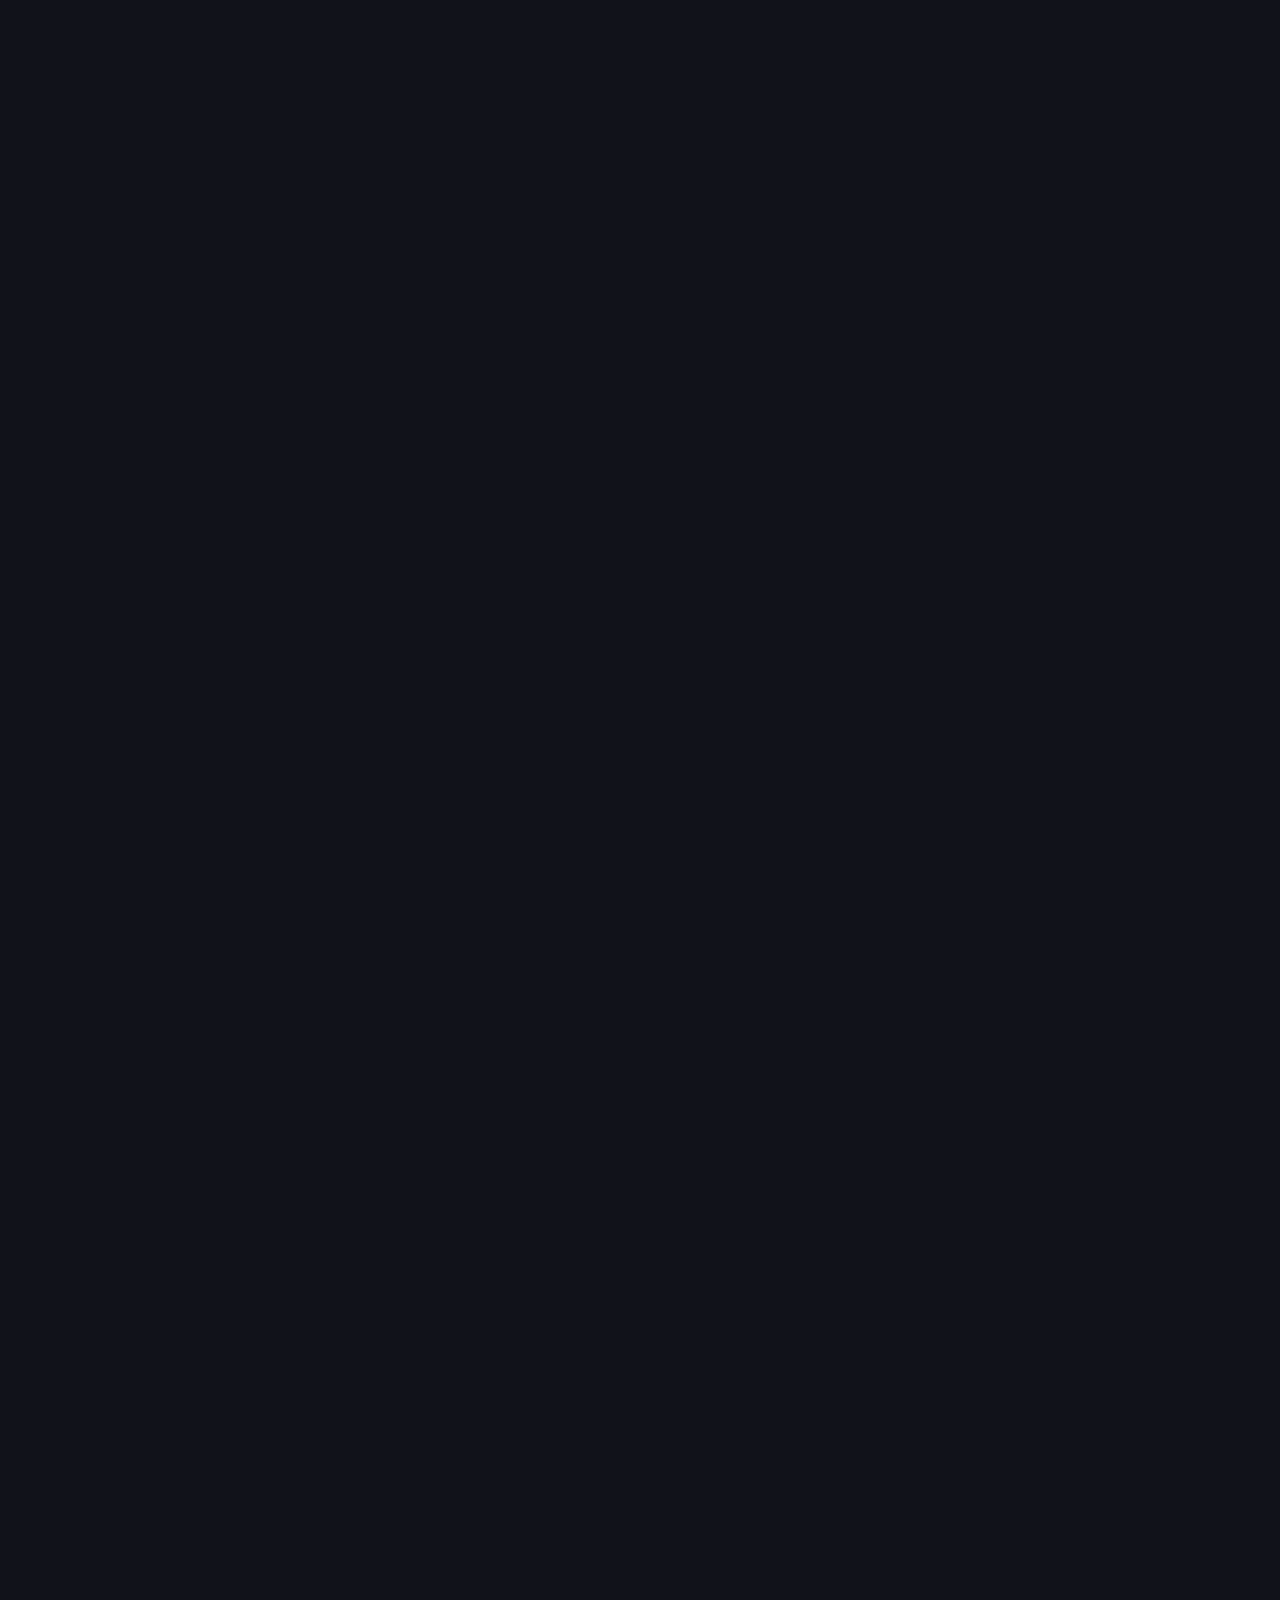
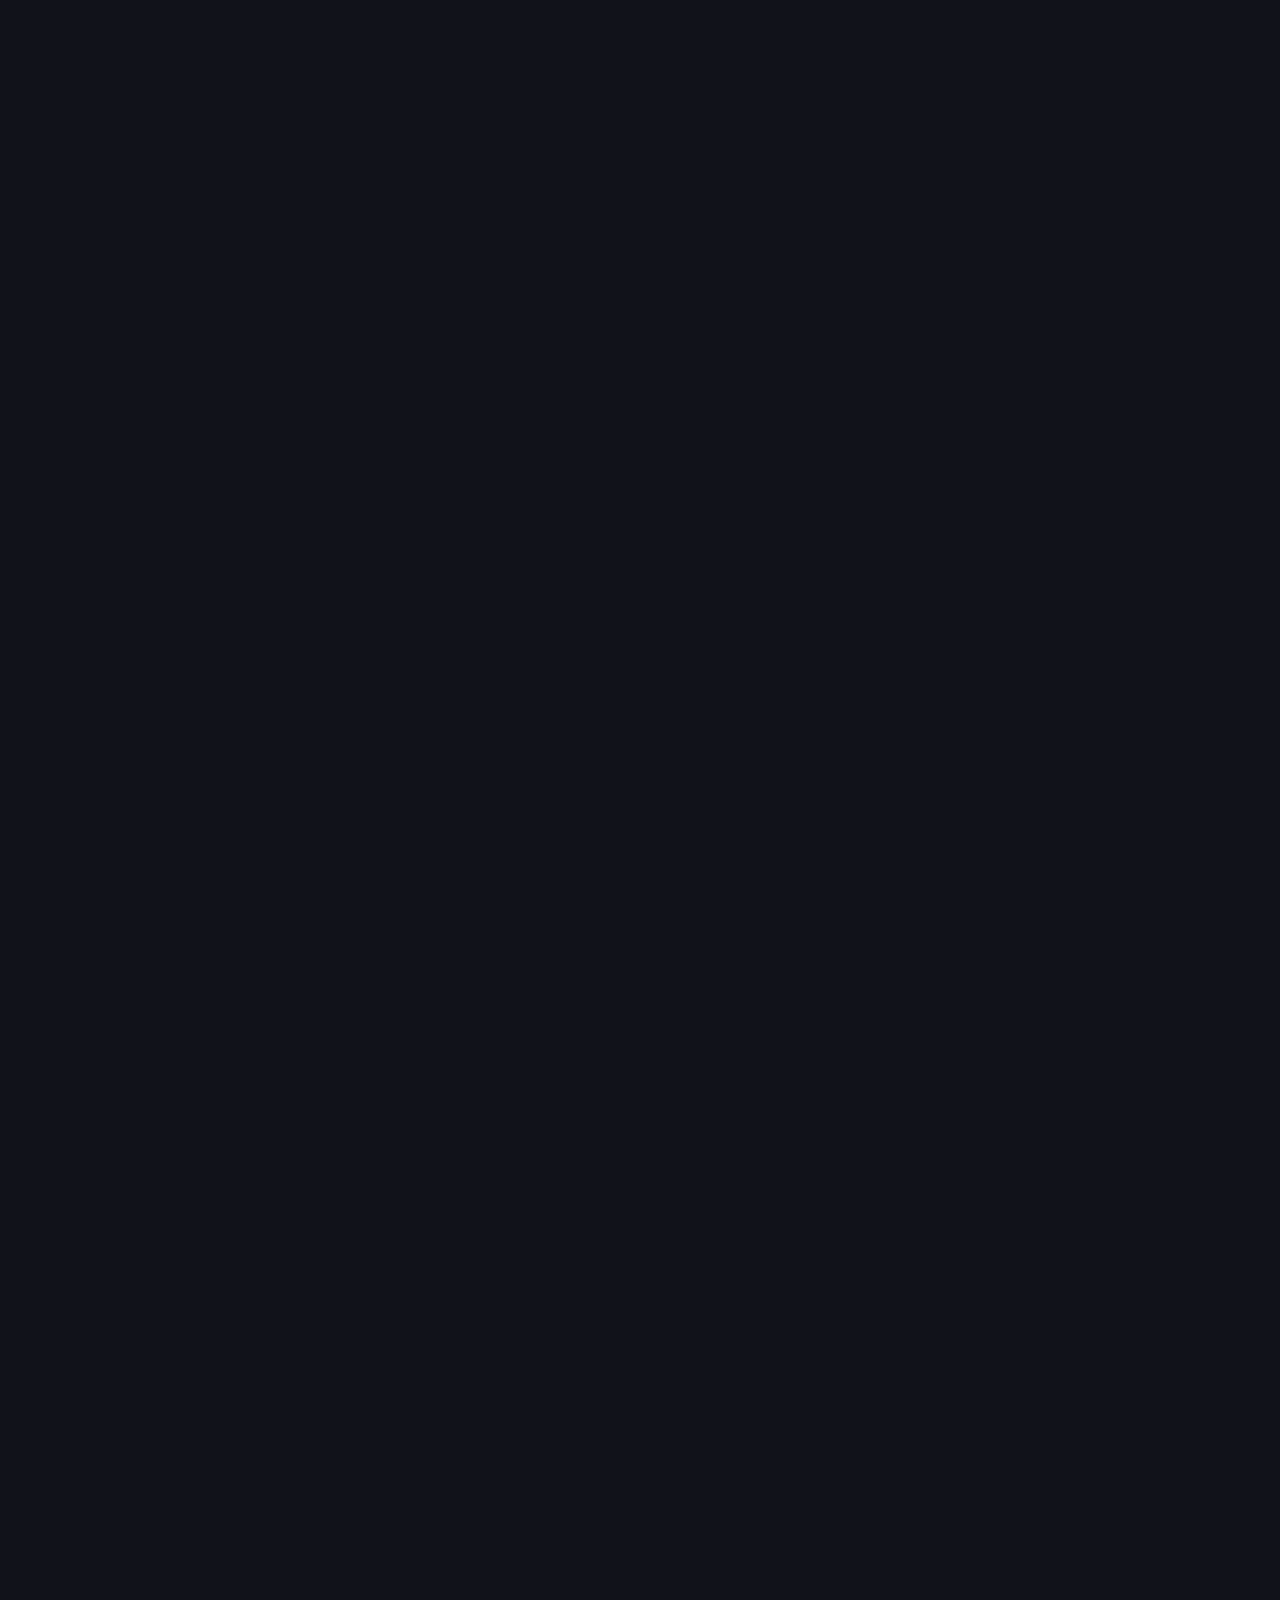
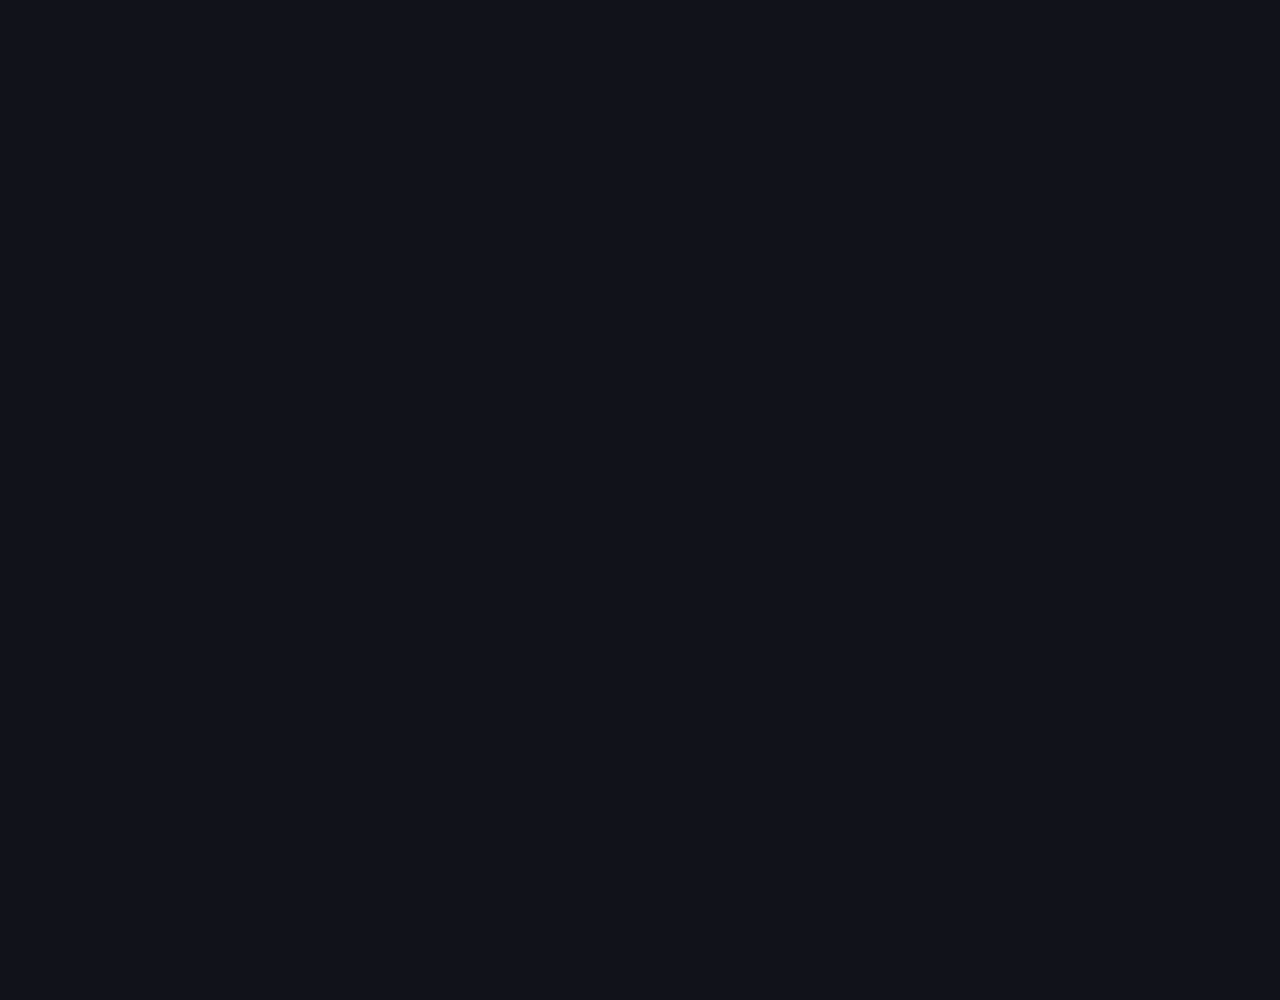
<file: AA+ Projects/SSS+/dashboard.html>
<!DOCTYPE html>
<html lang="en">
    <head>
        <meta charset="UTF-8">
        <meta name="viewport" content="width=device-width, initial-scale=1.0">
        <title>Dashboard SSS+</title>
        <link rel="stylesheet" href="style.css">
    </head>
    <body>
        <nav id="sidebar">
            <ul>
                <li>
                    <span class="logo">Carol S. Sullon</span>
                    <button onclick=toggleSideBar()  id="toggle-btn">
                        <svg xmlns="http://www.w3.org/2000/svg" height="24px" viewBox="0 -960 960 960" width="24px" fill="#e8eaed"><path d="M440-240 200-480l240-240 56 56-183 184 183 184-56 56Zm264 0L464-480l240-240 56 56-183 184 183 184-56 56Z"/></svg>
                    </button>
                </li>
                <li>
                    <a href="home.html">
                        <svg xmlns="http://www.w3.org/2000/svg" height="24px" viewBox="0 -960 960 960" width="24px" fill="#e8eaed"><path d="M240-200h120v-240h240v240h120v-360L480-740 240-560v360Zm-80 80v-480l320-240 320 240v480H520v-240h-80v240H160Zm320-350Z"/></svg>
                        <span>Home</span>
                    </a>
                </li>
                <li class="active">
                    <a href="dashboard.html">
                        <svg xmlns="http://www.w3.org/2000/svg" height="24px" viewBox="0 -960 960 960" width="24px" fill="#e8eaed"><path d="M600-160v-280h280v280H600ZM440-520v-280h440v280H440ZM80-160v-280h440v280H80Zm0-360v-280h280v280H80Zm440-80h280v-120H520v120ZM160-240h280v-120H160v120Zm520 0h120v-120H680v120ZM160-600h120v-120H160v120Zm360 0Zm-80 240Zm240 0ZM280-600Z"/></svg>
                        <span>Dashboard</span>
                    </a>
                </li>
                <li>
                    <button onclick=toggleSubMenu(this)  class="dropdown-btn">
                        <svg xmlns="http://www.w3.org/2000/svg" height="24px" viewBox="0 -960 960 960" width="24px" fill="#e8eaed"><path d="M200-80q-33 0-56.5-23.5T120-160v-560q0-33 23.5-56.5T200-800h40v-80h80v80h320v-80h80v80h40q33 0 56.5 23.5T840-720v560q0 33-23.5 56.5T760-80H200Zm0-80h560v-400H200v400Zm0-480h560v-80H200v80Zm0 0v-80 80Zm280 240q-17 0-28.5-11.5T440-440q0-17 11.5-28.5T480-480q17 0 28.5 11.5T520-440q0 17-11.5 28.5T480-400Zm-160 0q-17 0-28.5-11.5T280-440q0-17 11.5-28.5T320-480q17 0 28.5 11.5T360-440q0 17-11.5 28.5T320-400Zm320 0q-17 0-28.5-11.5T600-440q0-17 11.5-28.5T640-480q17 0 28.5 11.5T680-440q0 17-11.5 28.5T640-400ZM480-240q-17 0-28.5-11.5T440-280q0-17 11.5-28.5T480-320q17 0 28.5 11.5T520-280q0 17-11.5 28.5T480-240Zm-160 0q-17 0-28.5-11.5T280-280q0-17 11.5-28.5T320-320q17 0 28.5 11.5T360-280q0 17-11.5 28.5T320-240Zm320 0q-17 0-28.5-11.5T600-280q0-17 11.5-28.5T640-320q17 0 28.5 11.5T680-280q0 17-11.5 28.5T640-240Z"/></svg>
                        <span>Create</span>
                        <svg xmlns="http://www.w3.org/2000/svg" height="24px" viewBox="0 -960 960 960" width="24px" fill="#e8eaed"><path d="M480-344 240-584l56-56 184 184 184-184 56 56-240 240Z"/></svg>
                    </button>
                    <ul class="sub-menu">
                        <div>
                            <li><a href="#">Folder</a></li>
                            <li><a href="#">Document</a></li>
                            <li><a href="#">Project</a></li>
                        </div>
                    </ul>
                </li>
                <li>
                    <button onclick=toggleSubMenu(this) class="dropdown-btn">
                        <svg xmlns="http://www.w3.org/2000/svg" height="24px" viewBox="0 -960 960 960" width="24px" fill="#e8eaed"><path d="M222-200 80-342l56-56 85 85 170-170 56 57-225 226Zm0-320L80-662l56-56 85 85 170-170 56 57-225 226Zm298 240v-80h360v80H520Zm0-320v-80h360v80H520Z"/></svg>
                        <span>Todo-List</span>
                        <svg xmlns="http://www.w3.org/2000/svg" height="24px" viewBox="0 -960 960 960" width="24px" fill="#e8eaed"><path d="M480-344 240-584l56-56 184 184 184-184 56 56-240 240Z"/></svg>
                    </button>
                    <ul class="sub-menu">
                        <div>
                            <li><a href="#">Work</a></li>
                            <li><a href="#">Coding</a></li>
                            <li><a href="#">Private</a></li>
                            <li><a href="#">Learning</a></li>
                            <li><a href="#">Gardening</a></li>
                        </div>
                    </ul>
                </li>
                <li>
                    <a href="calendar.html">
                        <svg xmlns="http://www.w3.org/2000/svg" height="24px" viewBox="0 -960 960 960" width="24px" fill="#e8eaed"><path d="M200-80q-33 0-56.5-23.5T120-160v-560q0-33 23.5-56.5T200-800h40v-80h80v80h320v-80h80v80h40q33 0 56.5 23.5T840-720v560q0 33-23.5 56.5T760-80H200Zm0-80h560v-400H200v400Zm0-480h560v-80H200v80Zm0 0v-80 80Zm280 240q-17 0-28.5-11.5T440-440q0-17 11.5-28.5T480-480q17 0 28.5 11.5T520-440q0 17-11.5 28.5T480-400Zm-160 0q-17 0-28.5-11.5T280-440q0-17 11.5-28.5T320-480q17 0 28.5 11.5T360-440q0 17-11.5 28.5T320-400Zm320 0q-17 0-28.5-11.5T600-440q0-17 11.5-28.5T640-480q17 0 28.5 11.5T680-440q0 17-11.5 28.5T640-400ZM480-240q-17 0-28.5-11.5T440-280q0-17 11.5-28.5T480-320q17 0 28.5 11.5T520-280q0 17-11.5 28.5T480-240Zm-160 0q-17 0-28.5-11.5T280-280q0-17 11.5-28.5T320-320q17 0 28.5 11.5T360-280q0 17-11.5 28.5T320-240Zm320 0q-17 0-28.5-11.5T600-280q0-17 11.5-28.5T640-320q17 0 28.5 11.5T680-280q0 17-11.5 28.5T640-240Z"/></svg>
                        <span>Calendar</span>
                    </a>
                </li>
                <li>
                    <a href="profile.html">
                        <svg xmlns="http://www.w3.org/2000/svg" height="24px" viewBox="0 -960 960 960" width="24px" fill="#e8eaed"><path d="M480-480q-66 0-113-47t-47-113q0-66 47-113t113-47q66 0 113 47t47 113q0 66-47 113t-113 47ZM160-160v-112q0-34 17.5-62.5T224-378q62-31 126-46.5T480-440q66 0 130 15.5T736-378q29 15 46.5 43.5T800-272v112H160Zm80-80h480v-32q0-11-5.5-20T700-306q-54-27-109-40.5T480-360q-56 0-111 13.5T260-306q-9 5-14.5 14t-5.5 20v32Zm240-320q33 0 56.5-23.5T560-640q0-33-23.5-56.5T480-720q-33 0-56.5 23.5T400-640q0 33 23.5 56.5T480-560Zm0-80Zm0 400Z"/></svg>
                        <span>Profile</span>
                    </a>
                </li>
            </ul>
        </nav>
            <main>
                <div class="container">
                    <h2>Dashboard</h2>
                    <p>Lorem ipsum dolor sit amet consectetur adipisicing elit. Dolores ut libero nemo non numquam nobis atque. Maxime aliquam dolores iusto quam, nisi dicta repellendus officiis impedit est a saepe voluptate.</p>
                </div>
                <div class="container">
                    <h2>Example Heading</h2>
                    <p>Lorem ipsum dolor sit amet consectetur adipisicing elit. Dolores ut libero nemo non numquam nobis atque. Maxime aliquam dolores iusto quam, nisi dicta repellendus officiis impedit est a saepe voluptate.</p>
                </div>
                <div class="container">
                    <h2>Lorem ipsum</h2>
                    <p>Lorem ipsum dolor sit amet consectetur adipisicing elit. Dolores ut libero nemo non numquam nobis atque. Maxime aliquam dolores iusto quam, nisi dicta repellendus officiis impedit est a saepe voluptate.</p>
                </div>
            </div>
        </main>
    <script type="text/javascript" src="script.js" defer></script>
</body>
</html>
</file>
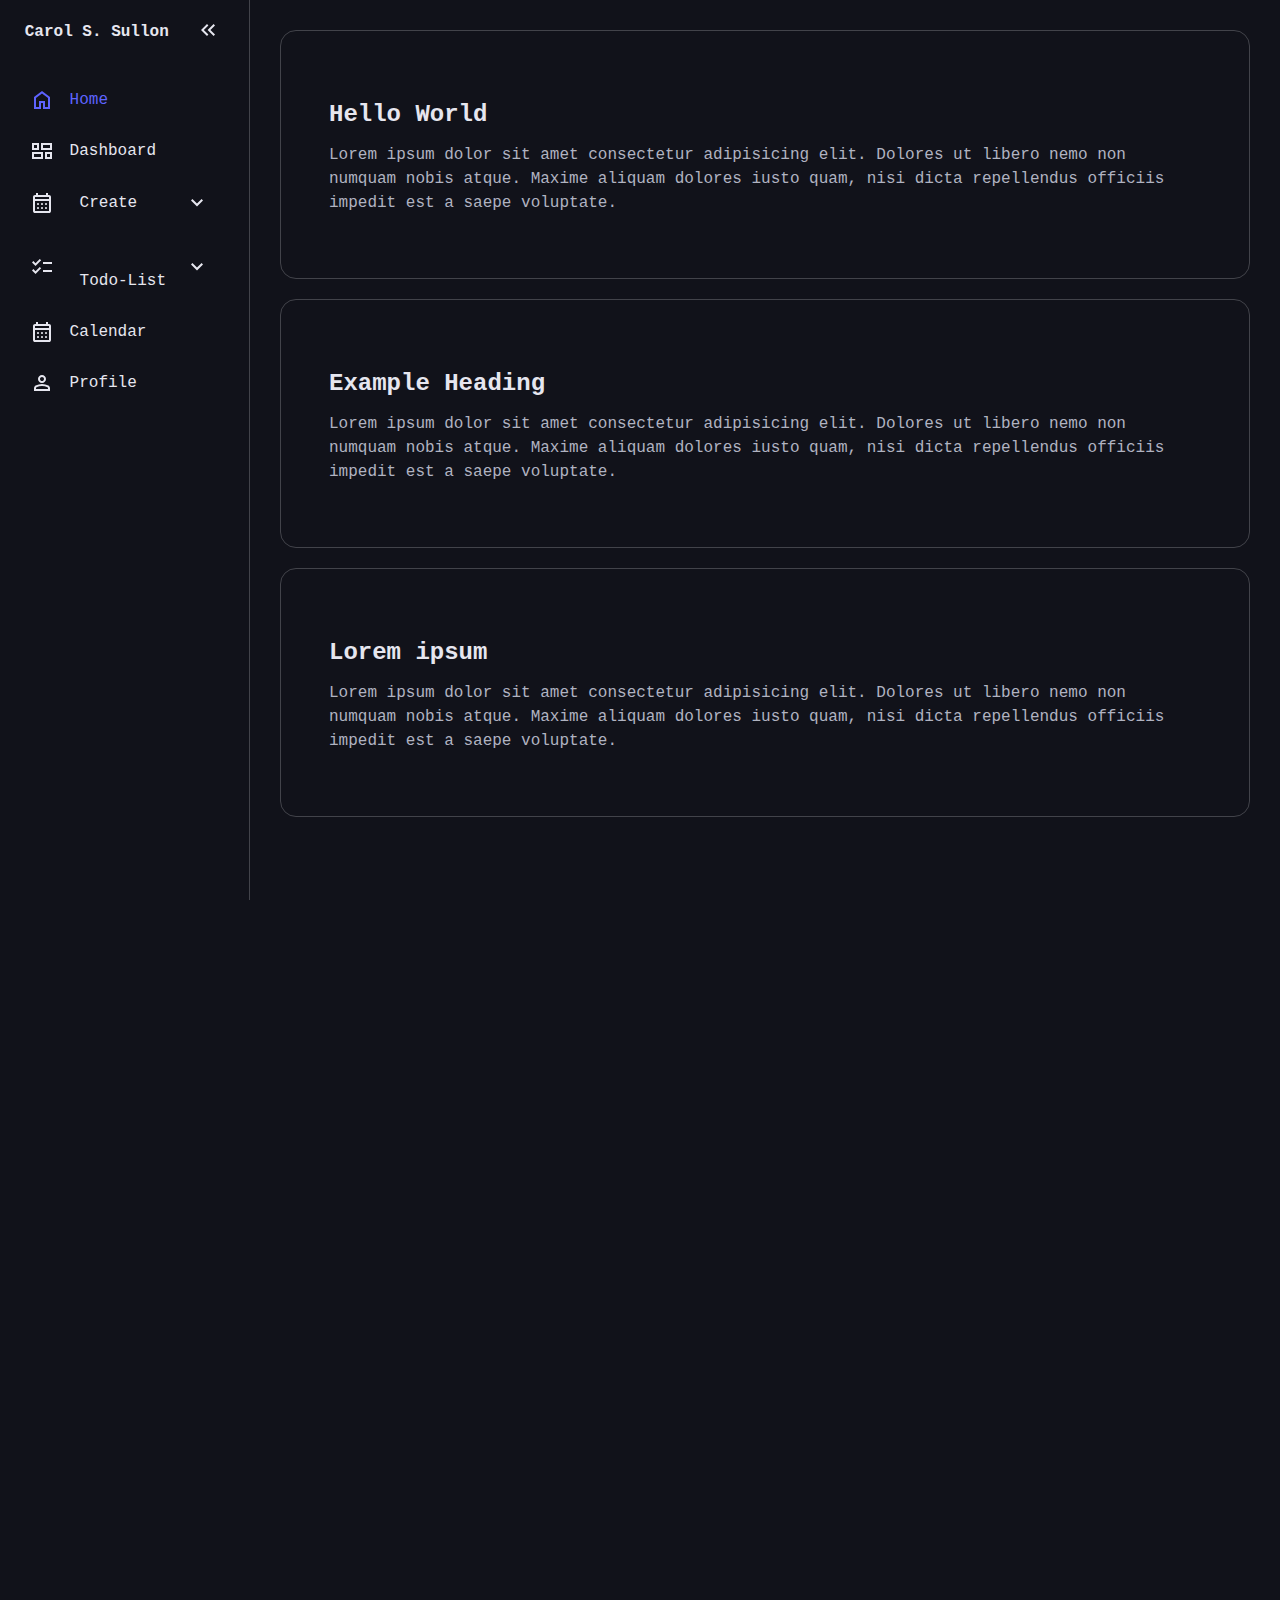
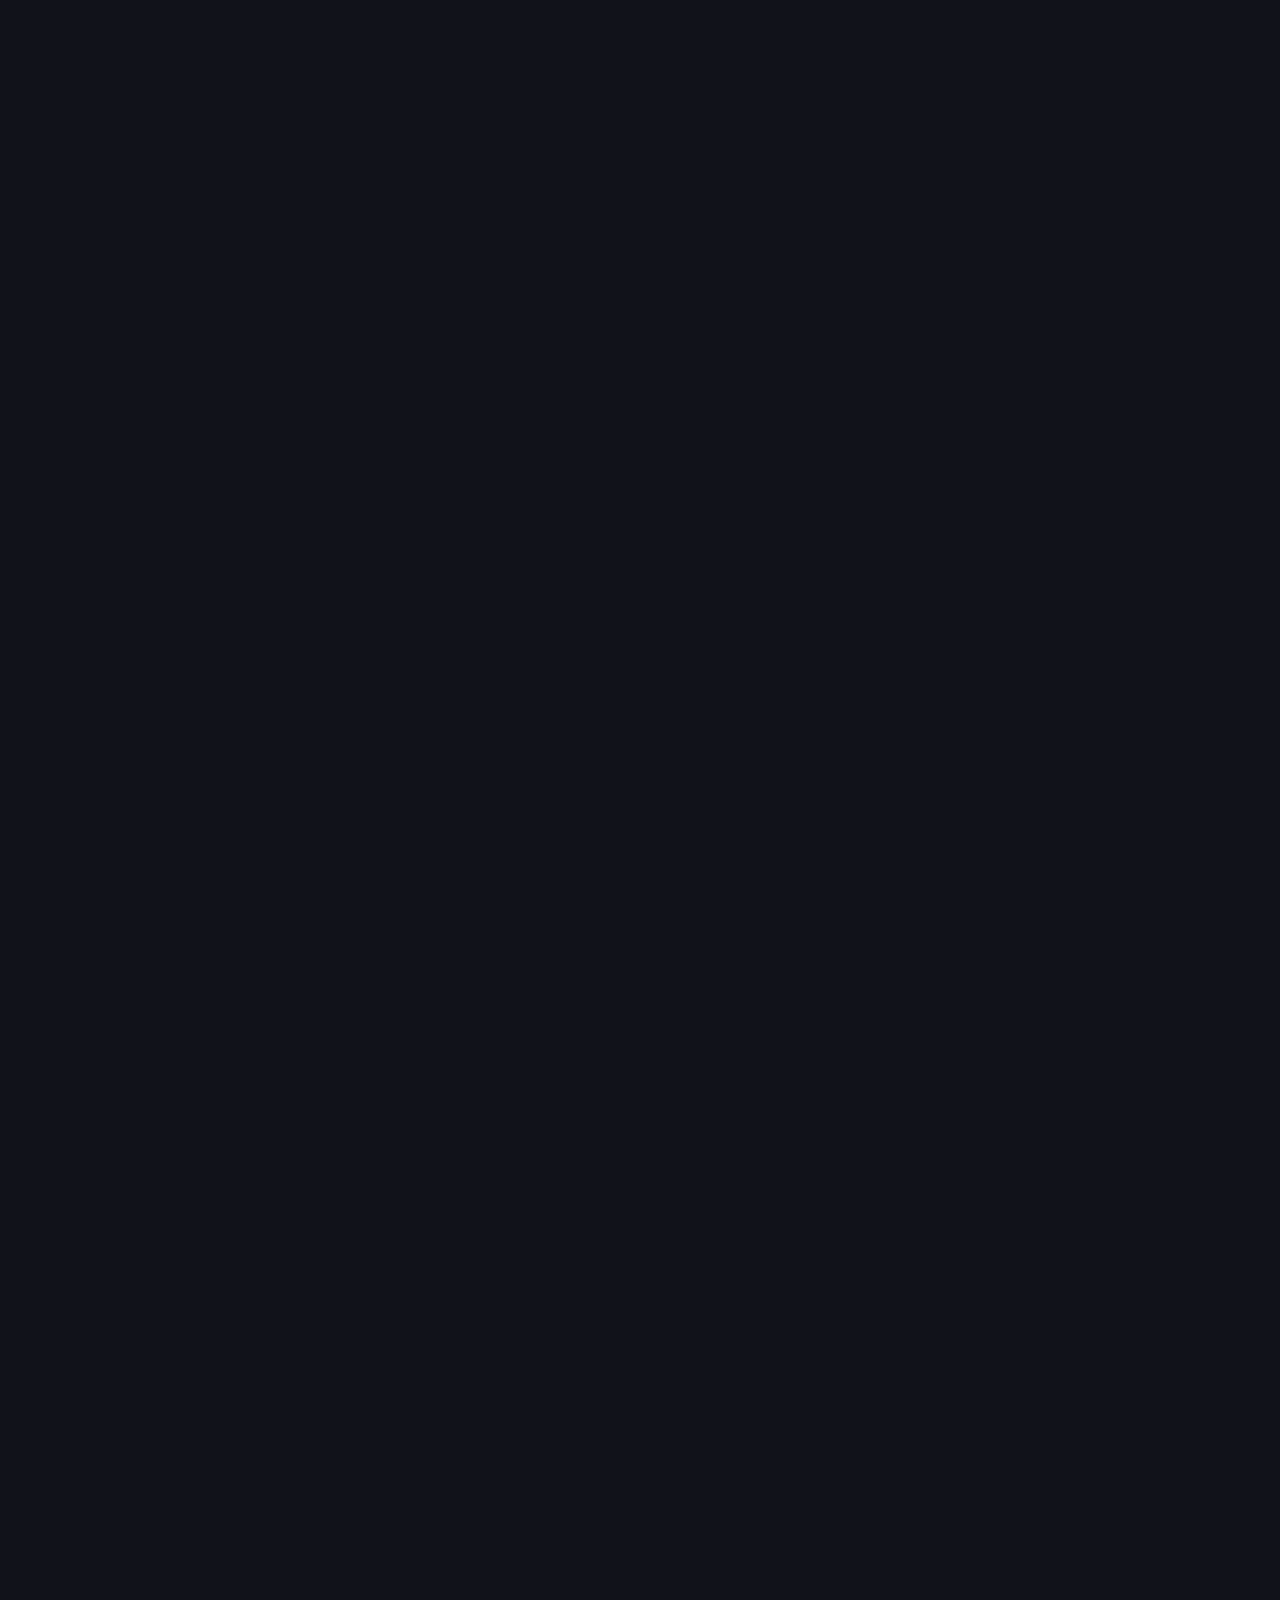
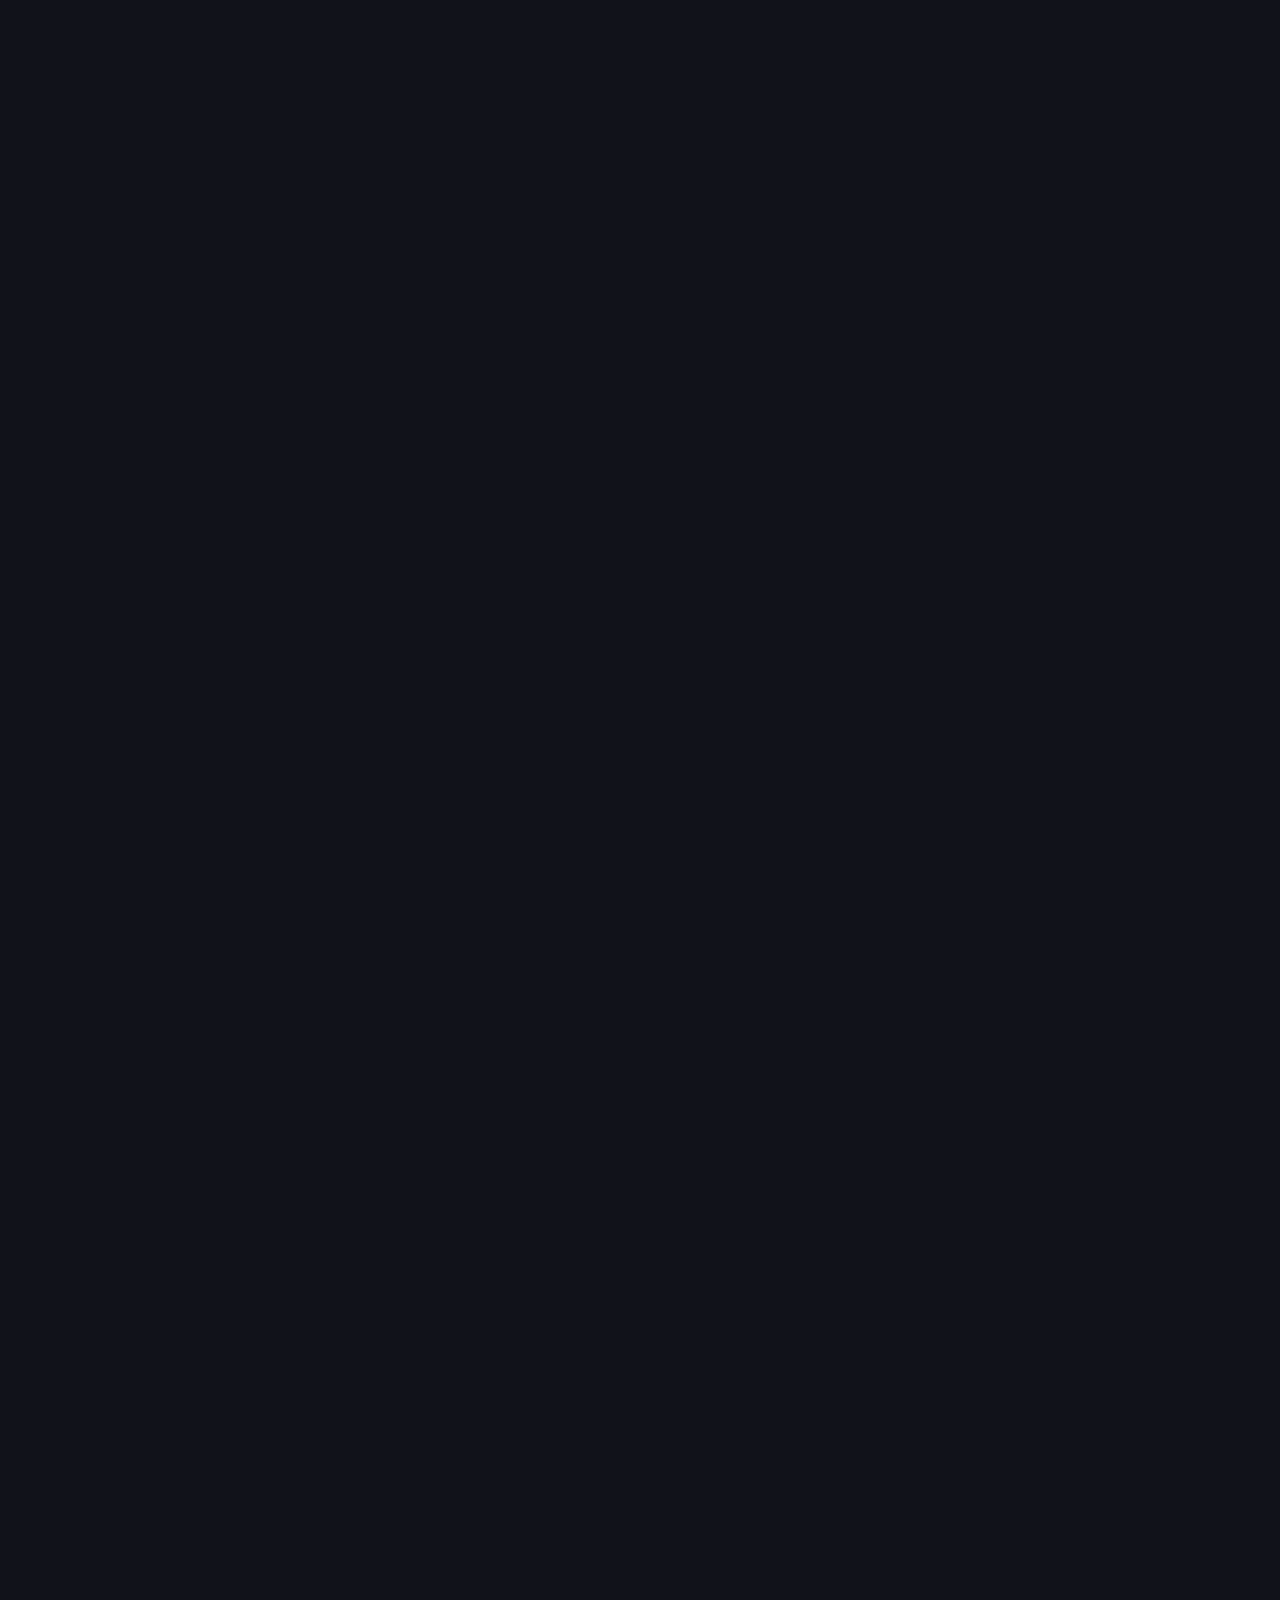
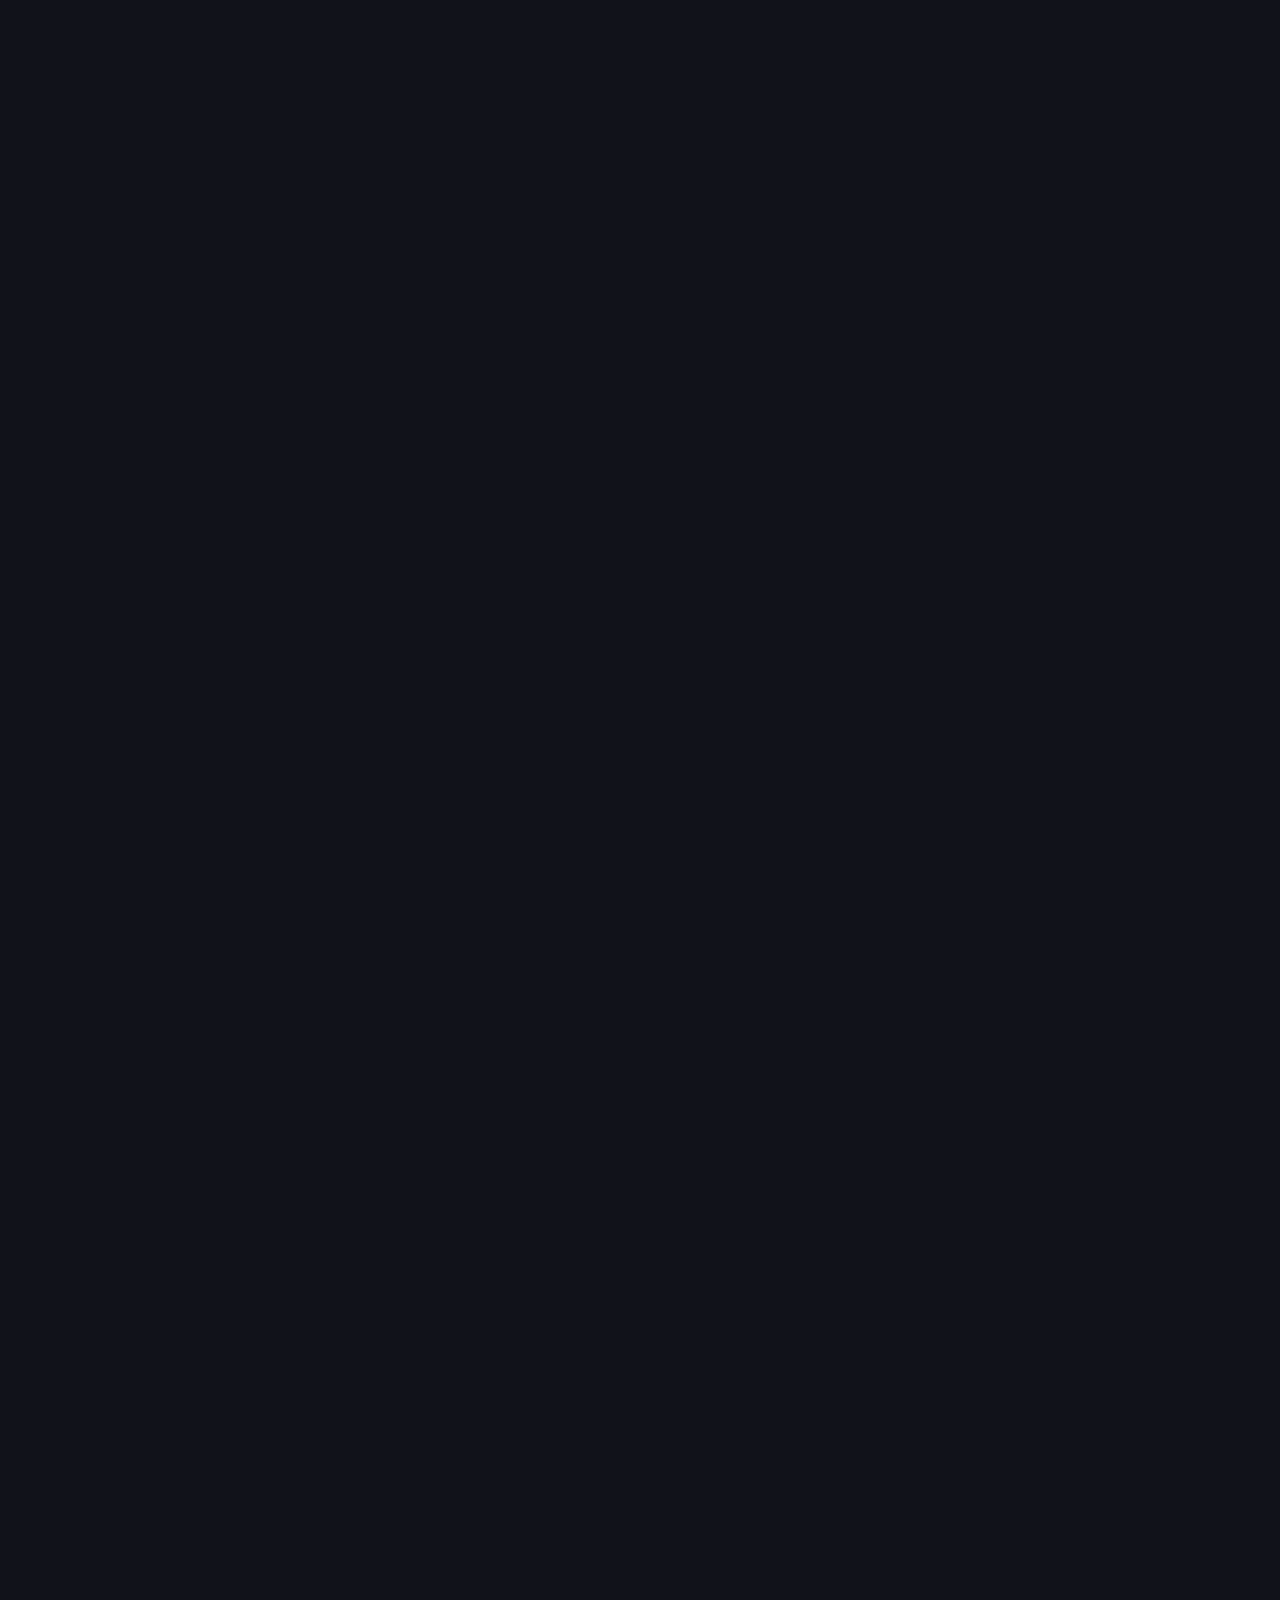
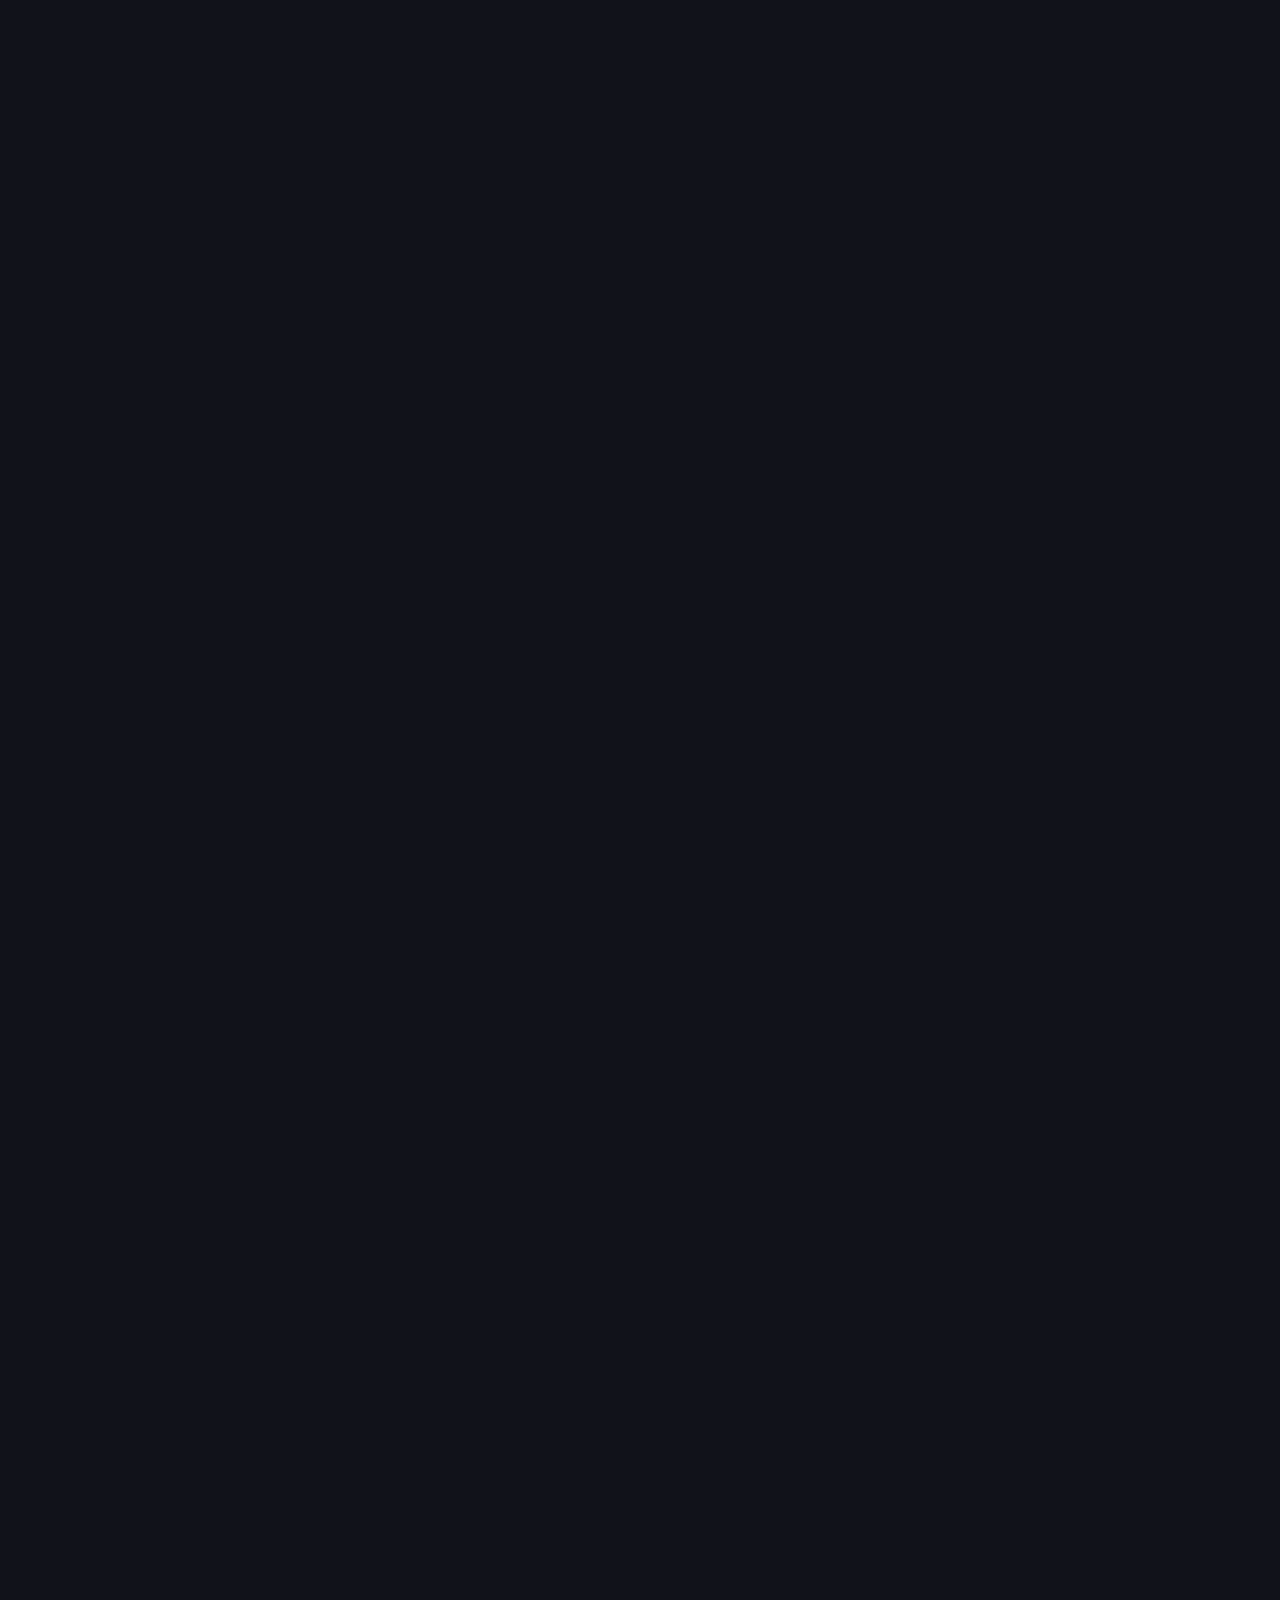
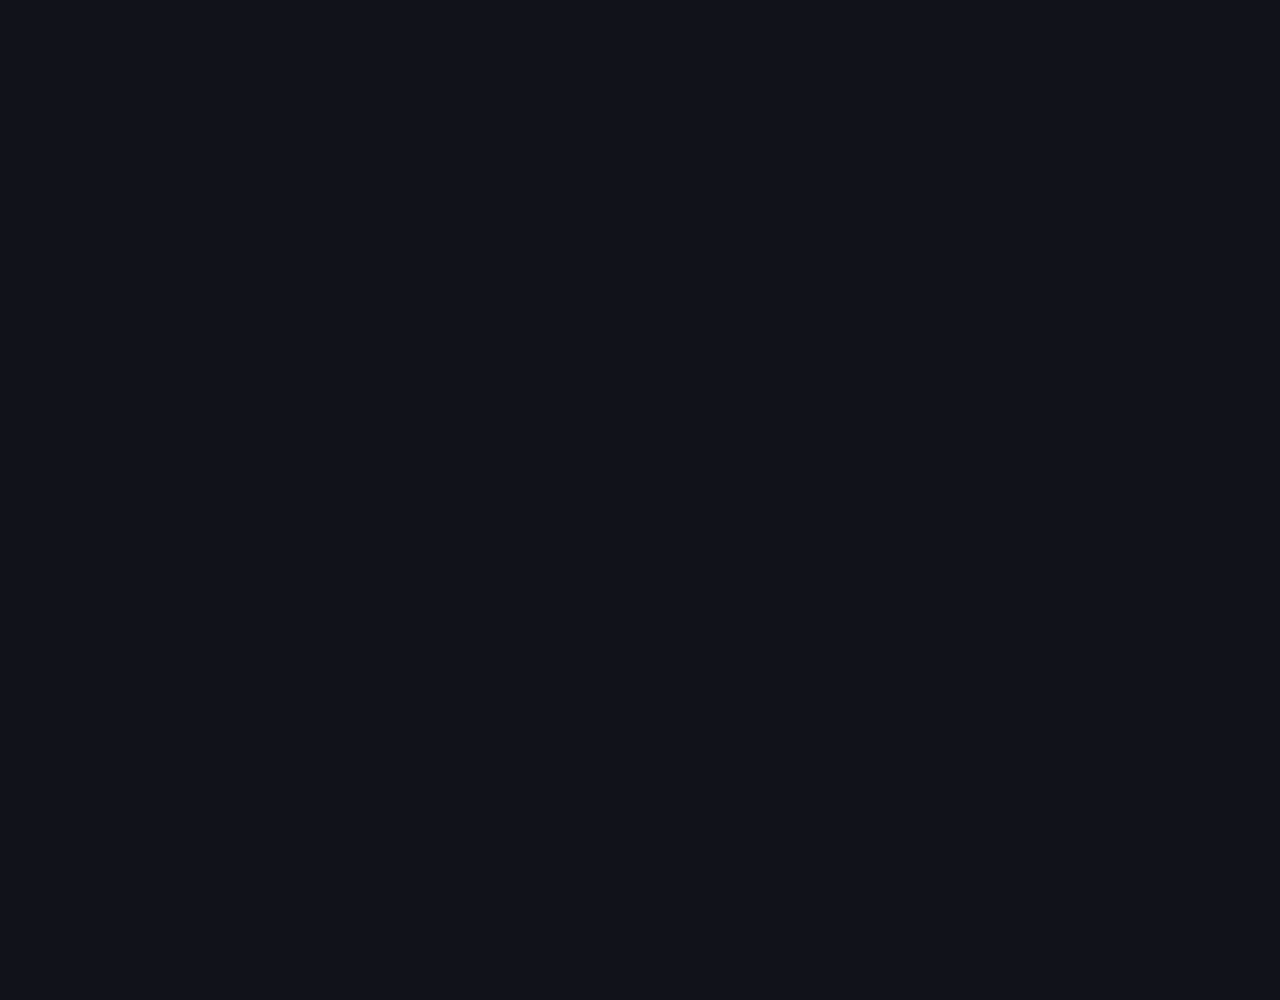
<file: AA+ Projects/SSS+/home.html>
<!DOCTYPE html>
<html lang="en">
    <head>
        <meta charset="UTF-8">
        <meta name="viewport" content="width=device-width, initial-scale=1.0">
        <title>Notes SSS+</title>
        <link rel="stylesheet" href="style.css">
        <link rel="shortcut icon" href="images/home_24dp_E8EAED_FILL0_wght400_GRAD0_opsz24.svg">
    </head>
    <body>
        <nav id="sidebar">
            <ul>
                <li>
                    <span class="logo">Carol S. Sullon</span>
                    <button onclick=toggleSideBar()  id="toggle-btn">
                        <svg xmlns="http://www.w3.org/2000/svg" height="24px" viewBox="0 -960 960 960" width="24px" fill="#e8eaed"><path d="M440-240 200-480l240-240 56 56-183 184 183 184-56 56Zm264 0L464-480l240-240 56 56-183 184 183 184-56 56Z"/></svg>
                    </button>
                </li>
                <li class="active">
                    <a href="home.html">
                        <svg xmlns="http://www.w3.org/2000/svg" height="24px" viewBox="0 -960 960 960" width="24px" fill="#e8eaed"><path d="M240-200h120v-240h240v240h120v-360L480-740 240-560v360Zm-80 80v-480l320-240 320 240v480H520v-240h-80v240H160Zm320-350Z"/></svg>
                        <span>Home</span>
                    </a>
                </li>
                <li>
                    <a href="dashboard.html">
                        <svg xmlns="http://www.w3.org/2000/svg" height="24px" viewBox="0 -960 960 960" width="24px" fill="#e8eaed"><path d="M600-160v-280h280v280H600ZM440-520v-280h440v280H440ZM80-160v-280h440v280H80Zm0-360v-280h280v280H80Zm440-80h280v-120H520v120ZM160-240h280v-120H160v120Zm520 0h120v-120H680v120ZM160-600h120v-120H160v120Zm360 0Zm-80 240Zm240 0ZM280-600Z"/></svg>
                        <span>Dashboard</span>
                    </a>
                </li>
                <li>
                    <button onclick=toggleSubMenu(this)  class="dropdown-btn">
                        <svg xmlns="http://www.w3.org/2000/svg" height="24px" viewBox="0 -960 960 960" width="24px" fill="#e8eaed"><path d="M200-80q-33 0-56.5-23.5T120-160v-560q0-33 23.5-56.5T200-800h40v-80h80v80h320v-80h80v80h40q33 0 56.5 23.5T840-720v560q0 33-23.5 56.5T760-80H200Zm0-80h560v-400H200v400Zm0-480h560v-80H200v80Zm0 0v-80 80Zm280 240q-17 0-28.5-11.5T440-440q0-17 11.5-28.5T480-480q17 0 28.5 11.5T520-440q0 17-11.5 28.5T480-400Zm-160 0q-17 0-28.5-11.5T280-440q0-17 11.5-28.5T320-480q17 0 28.5 11.5T360-440q0 17-11.5 28.5T320-400Zm320 0q-17 0-28.5-11.5T600-440q0-17 11.5-28.5T640-480q17 0 28.5 11.5T680-440q0 17-11.5 28.5T640-400ZM480-240q-17 0-28.5-11.5T440-280q0-17 11.5-28.5T480-320q17 0 28.5 11.5T520-280q0 17-11.5 28.5T480-240Zm-160 0q-17 0-28.5-11.5T280-280q0-17 11.5-28.5T320-320q17 0 28.5 11.5T360-280q0 17-11.5 28.5T320-240Zm320 0q-17 0-28.5-11.5T600-280q0-17 11.5-28.5T640-320q17 0 28.5 11.5T680-280q0 17-11.5 28.5T640-240Z"/></svg>
                        <span>Create</span>
                        <svg xmlns="http://www.w3.org/2000/svg" height="24px" viewBox="0 -960 960 960" width="24px" fill="#e8eaed"><path d="M480-344 240-584l56-56 184 184 184-184 56 56-240 240Z"/></svg>
                    </button>
                    <ul class="sub-menu">
                        <div>
                            <li><a href="#">Folder</a></li>
                            <li><a href="#">Document</a></li>
                            <li><a href="#">Project</a></li>
                        </div>
                    </ul>
                </li>
                <li>
                    <button onclick=toggleSubMenu(this) class="dropdown-btn">
                        <svg xmlns="http://www.w3.org/2000/svg" height="24px" viewBox="0 -960 960 960" width="24px" fill="#e8eaed"><path d="M222-200 80-342l56-56 85 85 170-170 56 57-225 226Zm0-320L80-662l56-56 85 85 170-170 56 57-225 226Zm298 240v-80h360v80H520Zm0-320v-80h360v80H520Z"/></svg>
                        <span><a href="todo.html"></a>Todo-List</span>
                        <svg xmlns="http://www.w3.org/2000/svg" height="24px" viewBox="0 -960 960 960" width="24px" fill="#e8eaed"><path d="M480-344 240-584l56-56 184 184 184-184 56 56-240 240Z"/></svg>
                    </button>
                    <ul class="sub-menu">
                        <div>
                            <li><a href="#">Work</a></li>
                            <li><a href="#">Coding</a></li>
                            <li><a href="#">Private</a></li>
                            <li><a href="#">Learning</a></li>
                            <li><a href="#">Gardening</a></li>
                        </div>
                    </ul>
                </li>
                <li>
                    <a href="calendar.html">
                        <svg xmlns="http://www.w3.org/2000/svg" height="24px" viewBox="0 -960 960 960" width="24px" fill="#e8eaed"><path d="M200-80q-33 0-56.5-23.5T120-160v-560q0-33 23.5-56.5T200-800h40v-80h80v80h320v-80h80v80h40q33 0 56.5 23.5T840-720v560q0 33-23.5 56.5T760-80H200Zm0-80h560v-400H200v400Zm0-480h560v-80H200v80Zm0 0v-80 80Zm280 240q-17 0-28.5-11.5T440-440q0-17 11.5-28.5T480-480q17 0 28.5 11.5T520-440q0 17-11.5 28.5T480-400Zm-160 0q-17 0-28.5-11.5T280-440q0-17 11.5-28.5T320-480q17 0 28.5 11.5T360-440q0 17-11.5 28.5T320-400Zm320 0q-17 0-28.5-11.5T600-440q0-17 11.5-28.5T640-480q17 0 28.5 11.5T680-440q0 17-11.5 28.5T640-400ZM480-240q-17 0-28.5-11.5T440-280q0-17 11.5-28.5T480-320q17 0 28.5 11.5T520-280q0 17-11.5 28.5T480-240Zm-160 0q-17 0-28.5-11.5T280-280q0-17 11.5-28.5T320-320q17 0 28.5 11.5T360-280q0 17-11.5 28.5T320-240Zm320 0q-17 0-28.5-11.5T600-280q0-17 11.5-28.5T640-320q17 0 28.5 11.5T680-280q0 17-11.5 28.5T640-240Z"/></svg>
                        <span>Calendar</span>
                    </a>
                </li>
                <li>
                    <a href="profile.html">
                        <svg xmlns="http://www.w3.org/2000/svg" height="24px" viewBox="0 -960 960 960" width="24px" fill="#e8eaed"><path d="M480-480q-66 0-113-47t-47-113q0-66 47-113t113-47q66 0 113 47t47 113q0 66-47 113t-113 47ZM160-160v-112q0-34 17.5-62.5T224-378q62-31 126-46.5T480-440q66 0 130 15.5T736-378q29 15 46.5 43.5T800-272v112H160Zm80-80h480v-32q0-11-5.5-20T700-306q-54-27-109-40.5T480-360q-56 0-111 13.5T260-306q-9 5-14.5 14t-5.5 20v32Zm240-320q33 0 56.5-23.5T560-640q0-33-23.5-56.5T480-720q-33 0-56.5 23.5T400-640q0 33 23.5 56.5T480-560Zm0-80Zm0 400Z"/></svg>
                        <span>Profile</span>
                    </a>
                </li>
            </ul>
        </nav>
            <main>
                <div class="container">
                    <h2>Hello World</h2>
                    <p>Lorem ipsum dolor sit amet consectetur adipisicing elit. Dolores ut libero nemo non numquam nobis atque. Maxime aliquam dolores iusto quam, nisi dicta repellendus officiis impedit est a saepe voluptate.</p>
                </div>
                <div class="container">
                    <h2>Example Heading</h2>
                    <p>Lorem ipsum dolor sit amet consectetur adipisicing elit. Dolores ut libero nemo non numquam nobis atque. Maxime aliquam dolores iusto quam, nisi dicta repellendus officiis impedit est a saepe voluptate.</p>
                </div>
                <div class="container">
                    <h2>Lorem ipsum</h2>
                    <p>Lorem ipsum dolor sit amet consectetur adipisicing elit. Dolores ut libero nemo non numquam nobis atque. Maxime aliquam dolores iusto quam, nisi dicta repellendus officiis impedit est a saepe voluptate.</p>
                </div>
            </div>
        </main>
    <script type="text/javascript" src="script.js" defer></script>
</body>
</html>
</file>
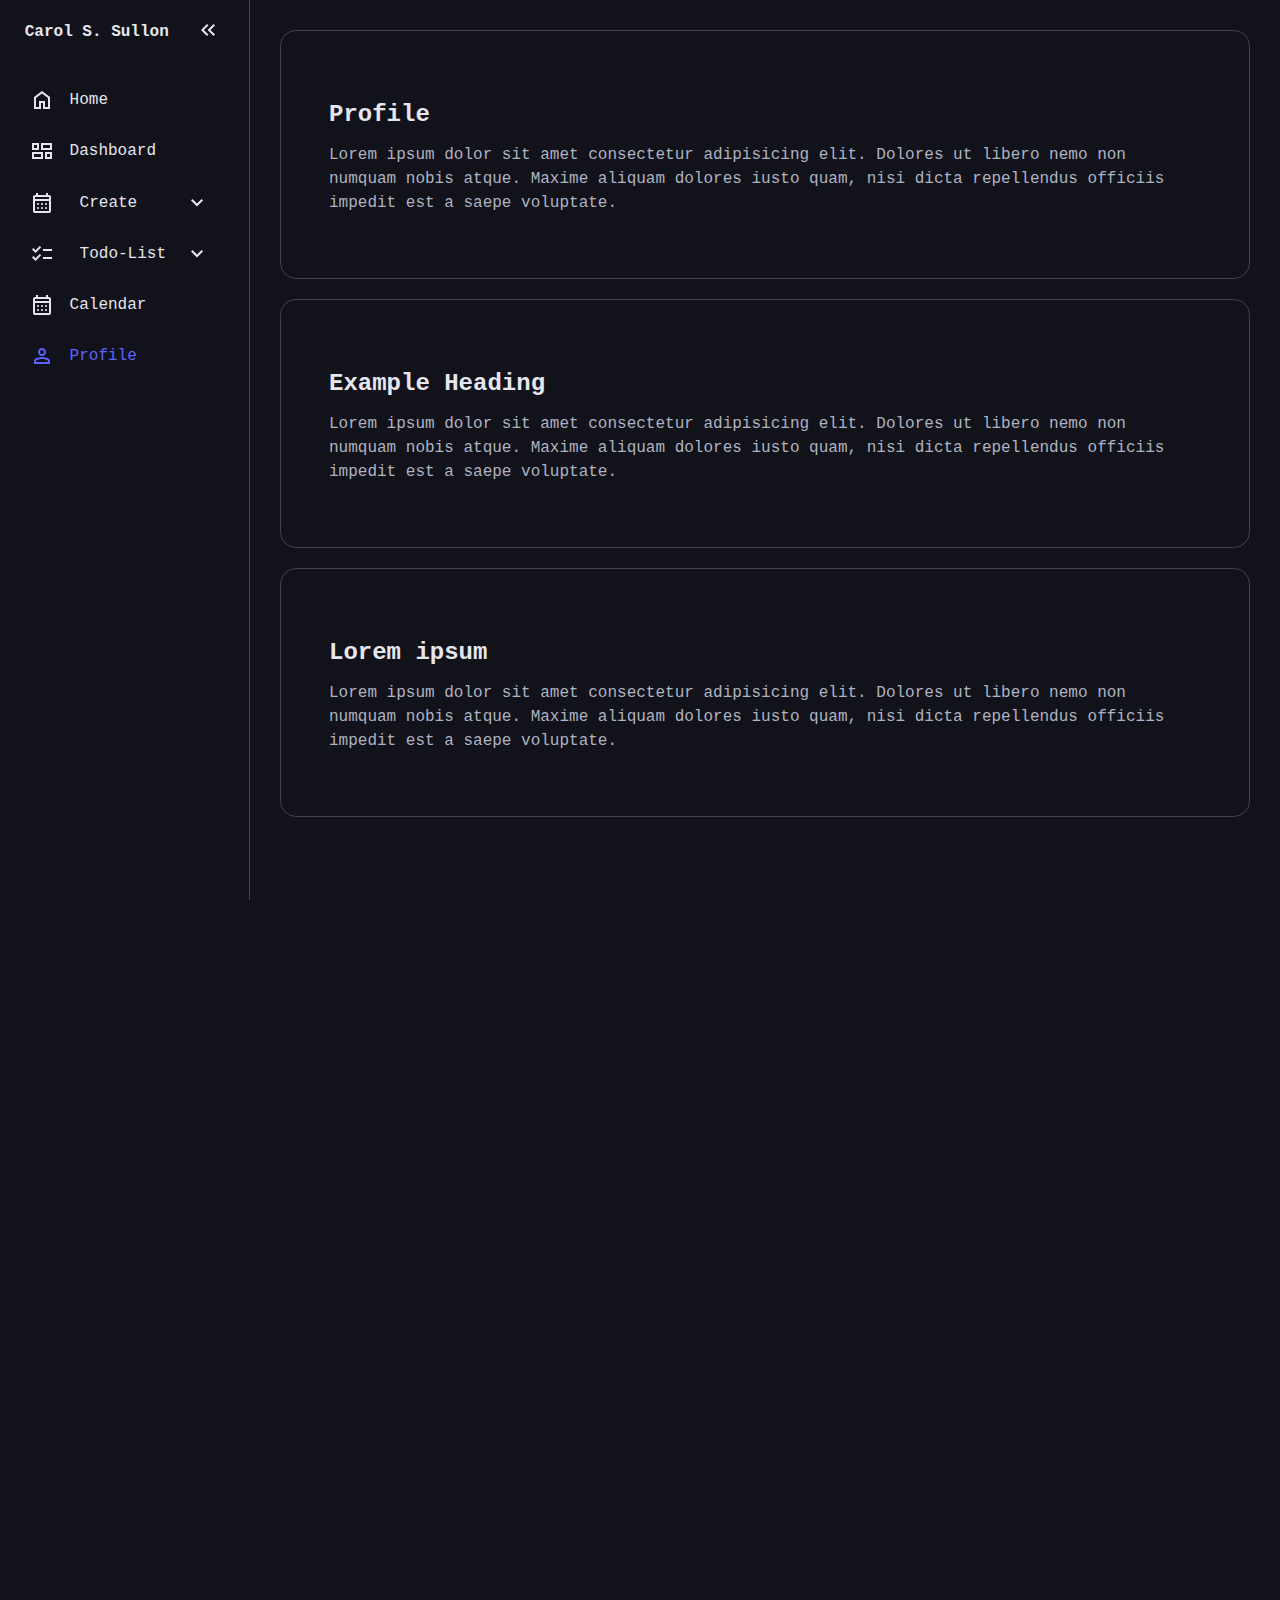
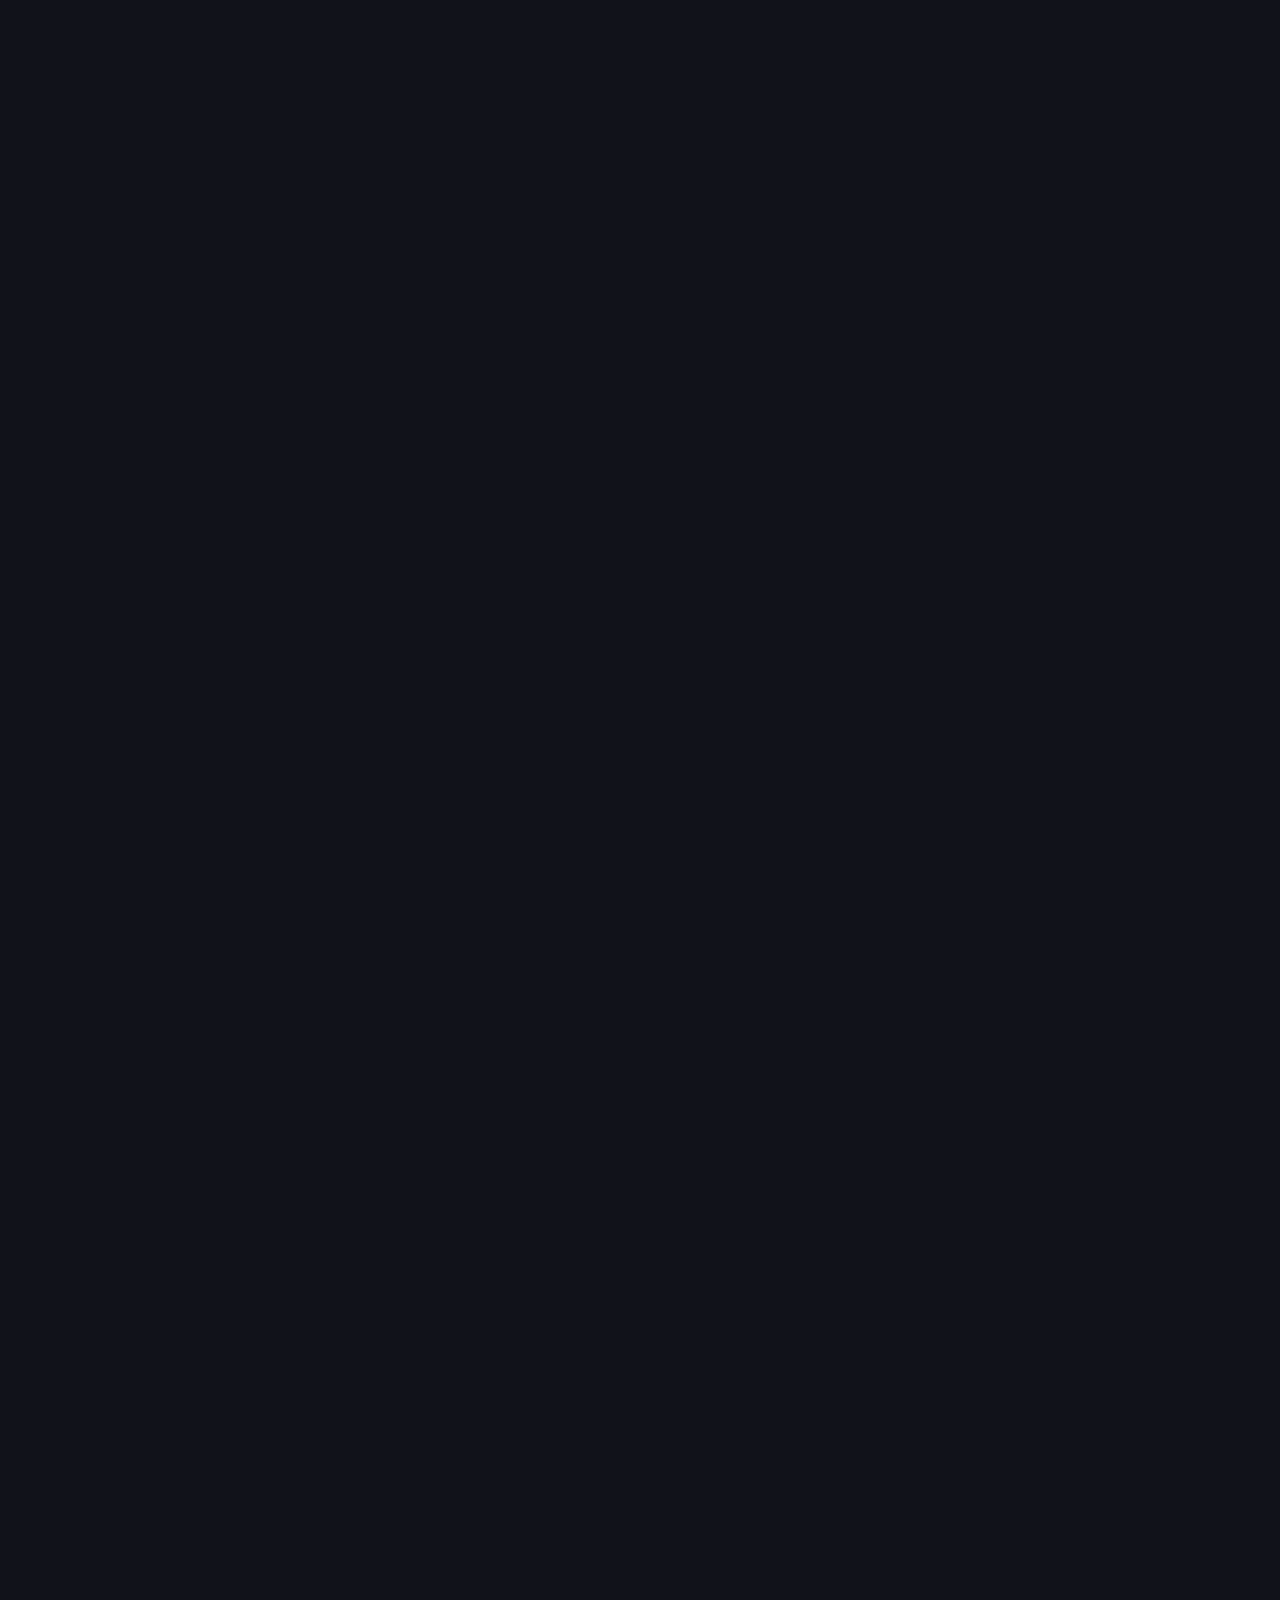
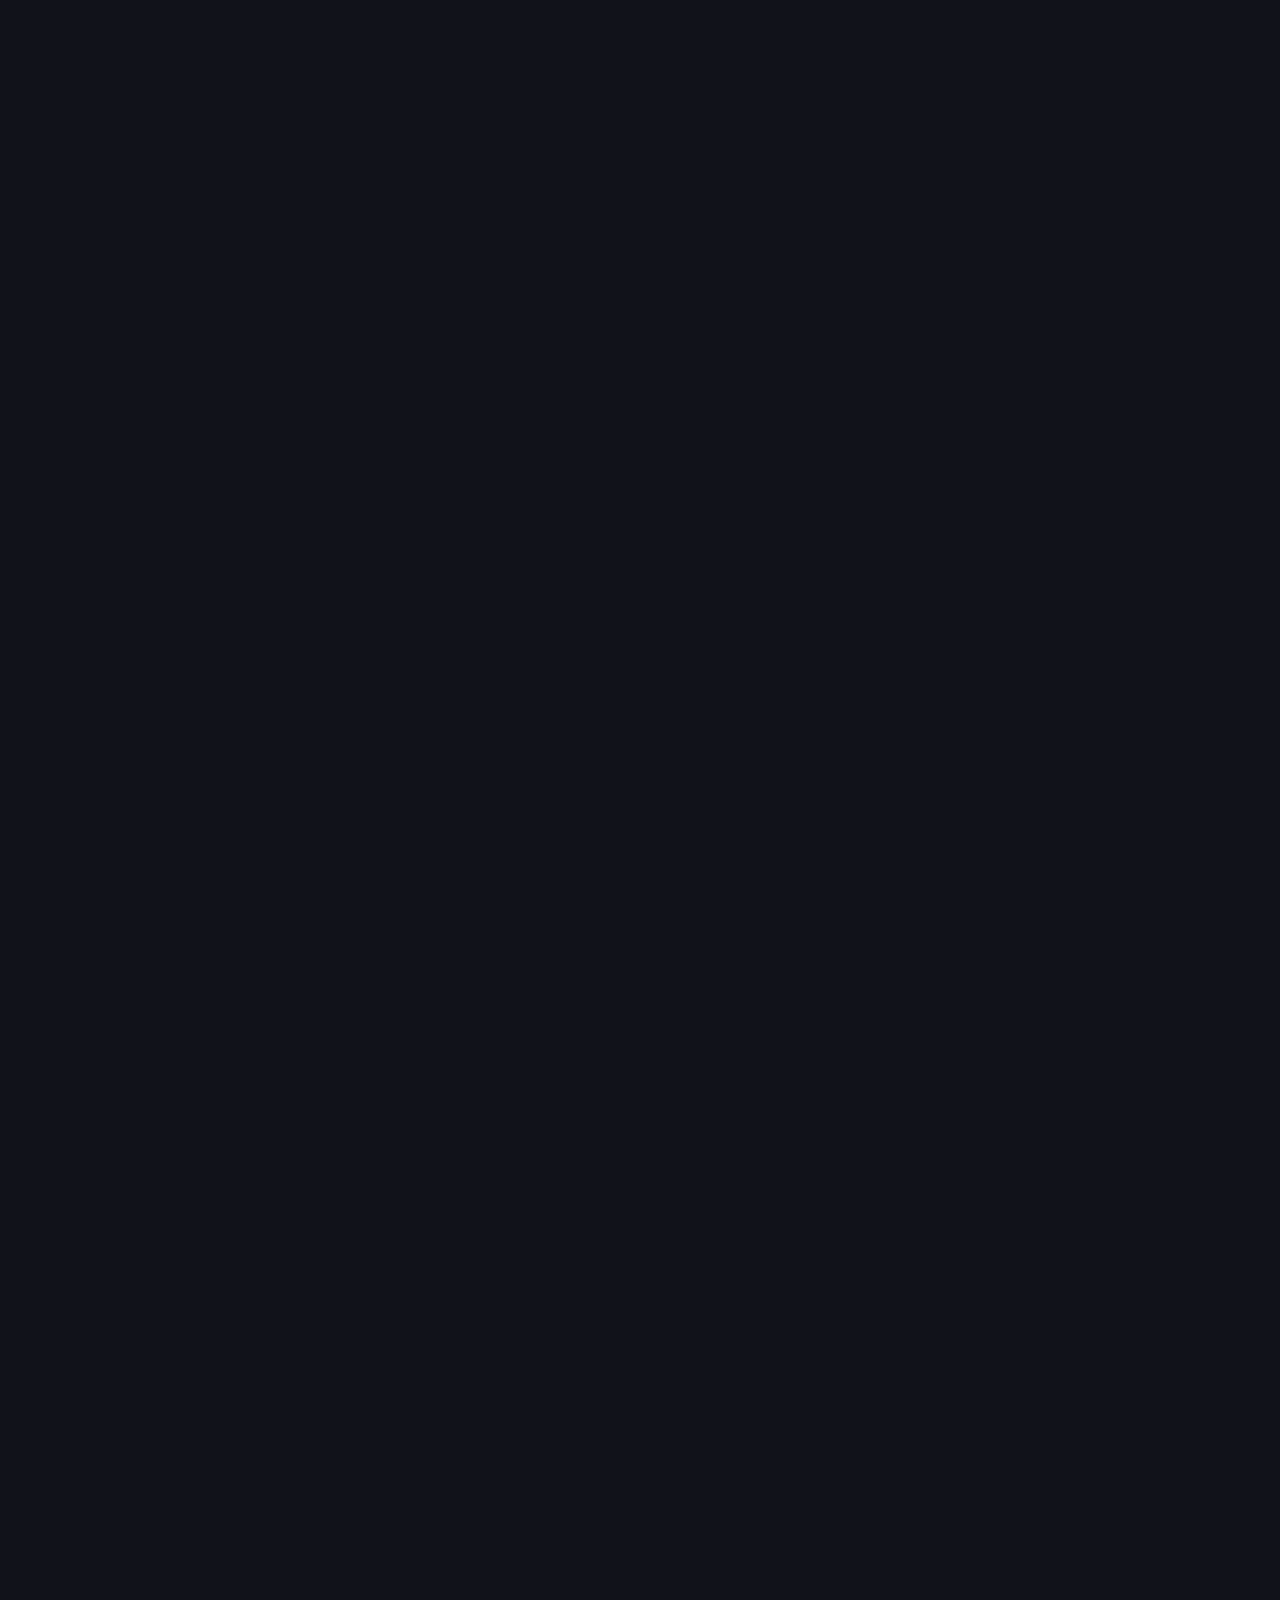
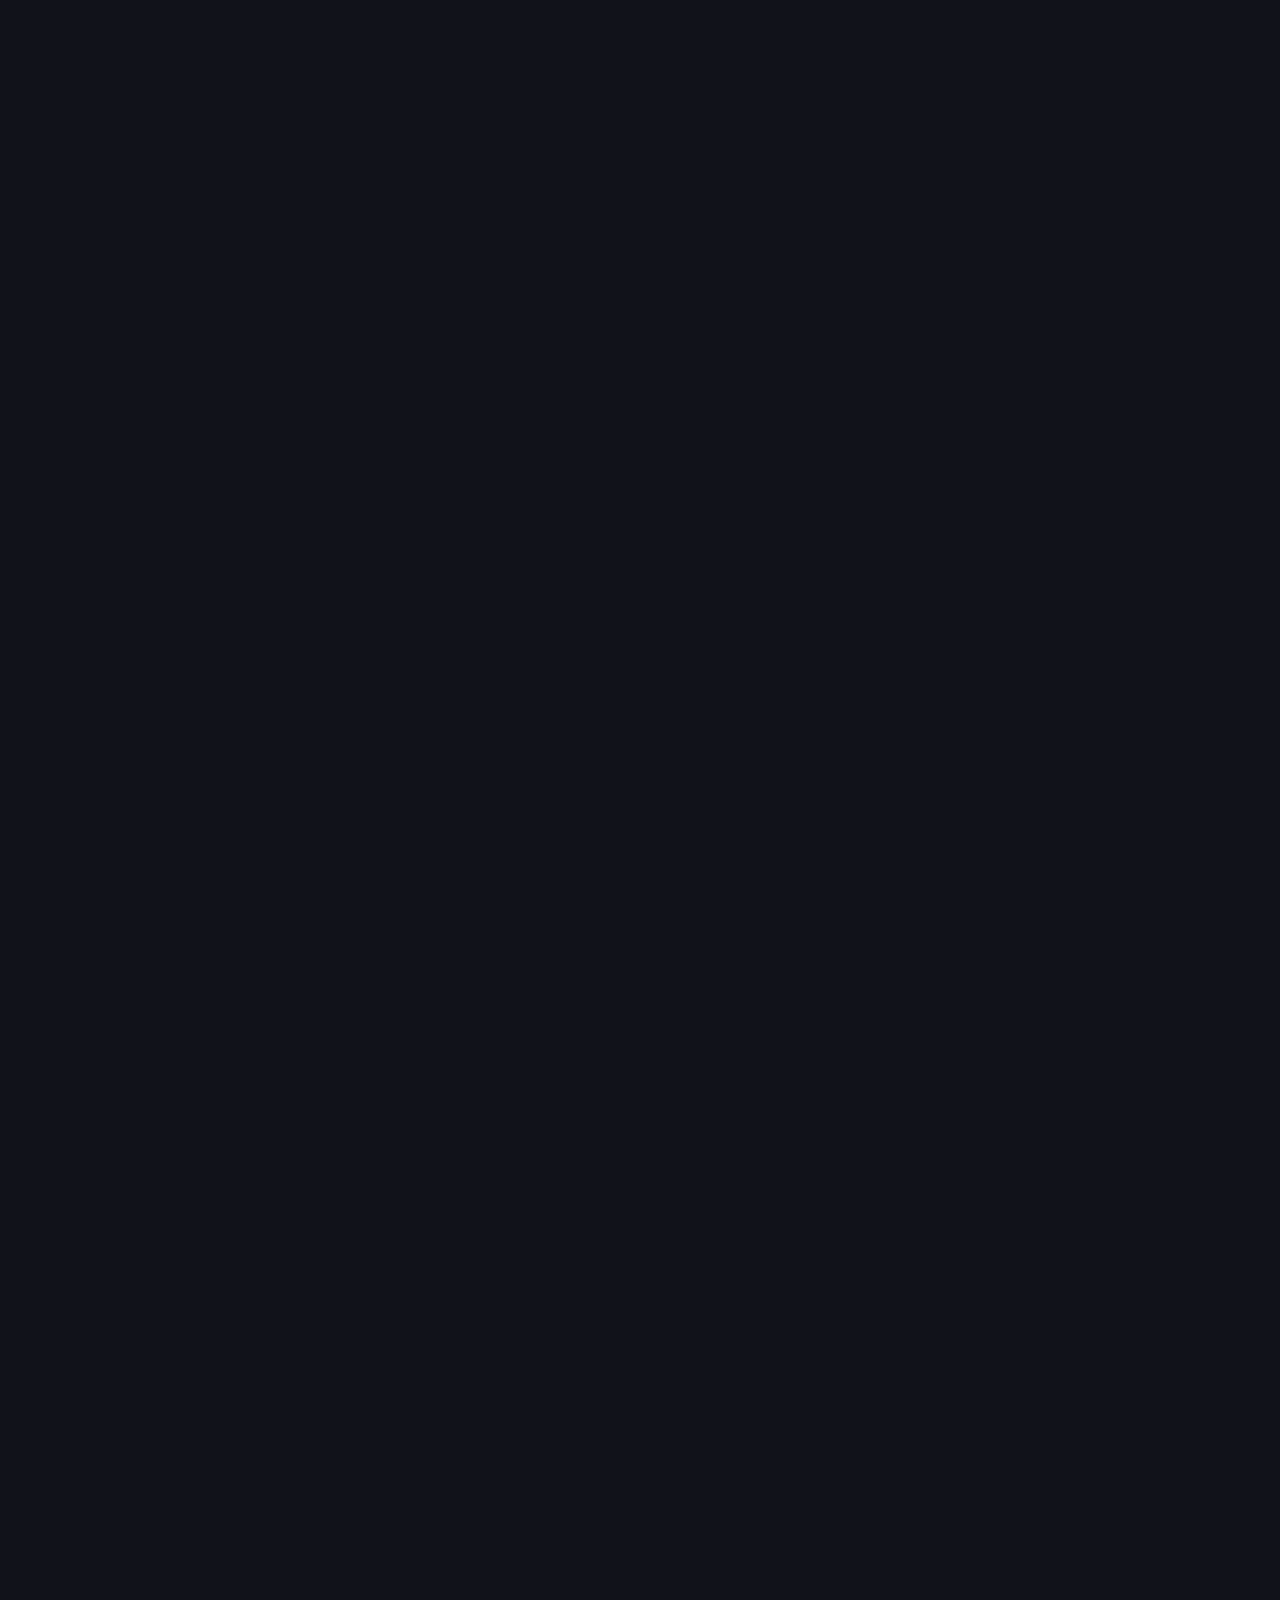
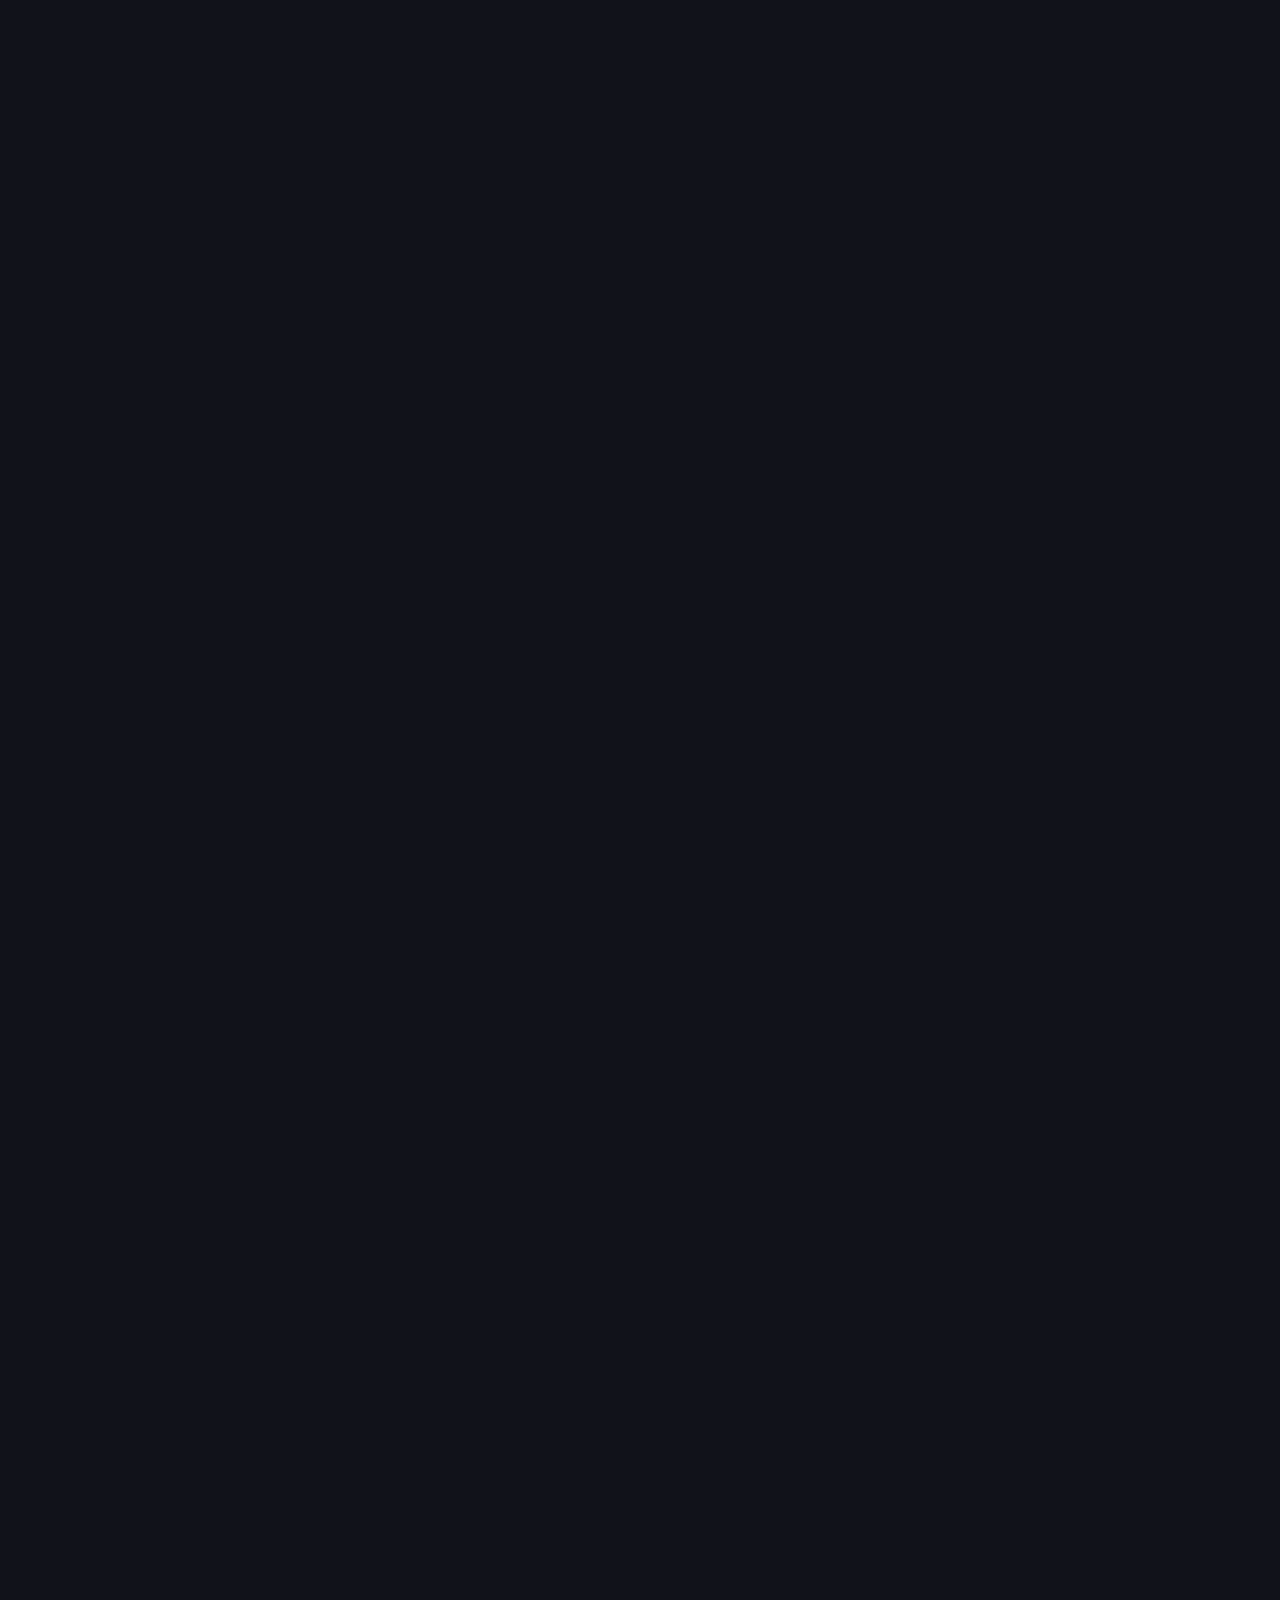
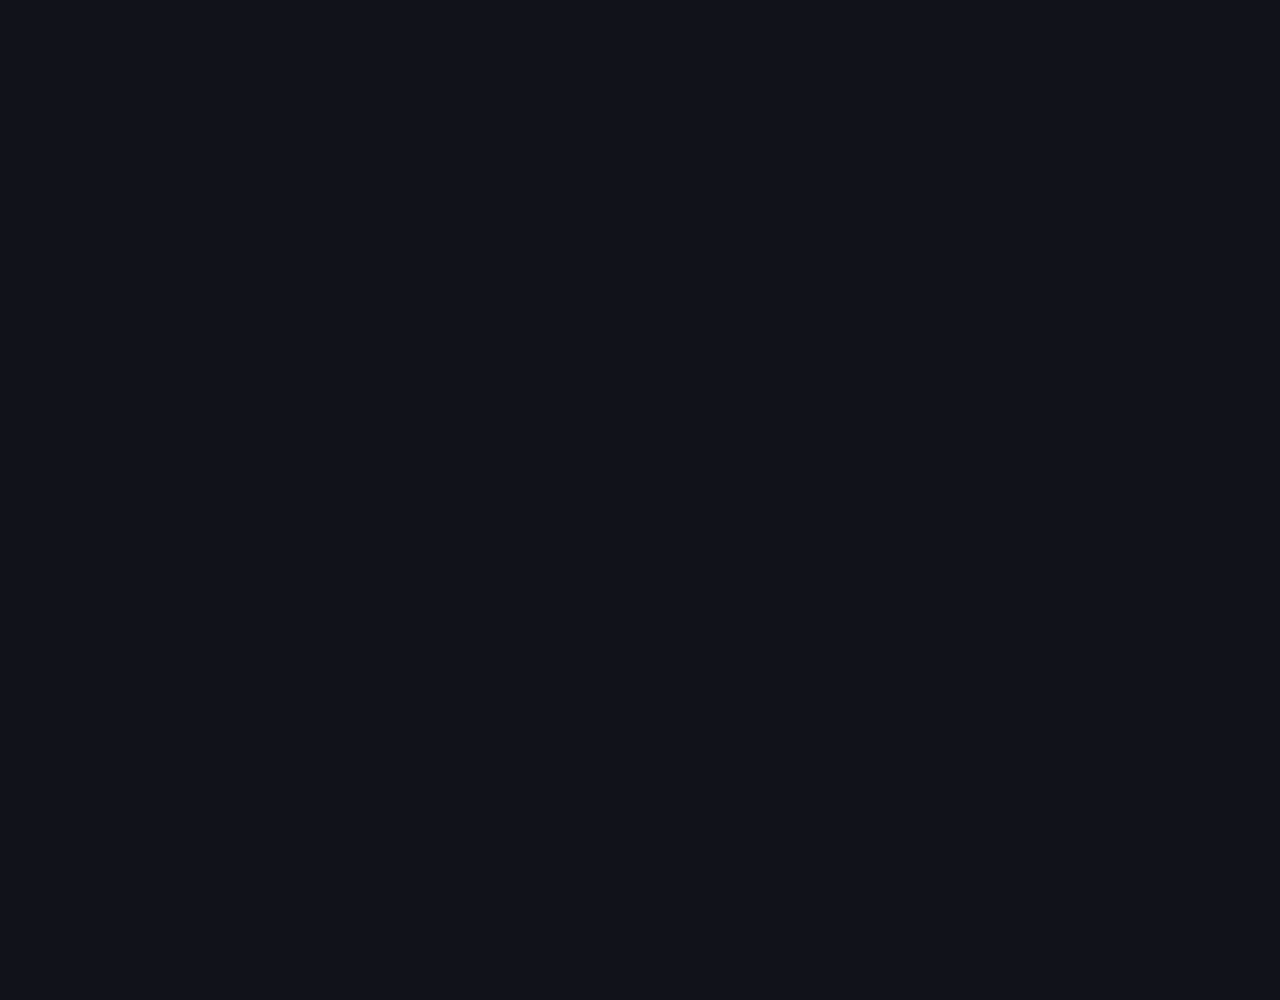
<file: AA+ Projects/SSS+/profile.html>
<!DOCTYPE html>
<html lang="en">
    <head>
        <meta charset="UTF-8">
        <meta name="viewport" content="width=device-width, initial-scale=1.0">
        <title>Profile SSS+</title>
        <link rel="stylesheet" href="style.css">
    </head>
    <body>
        <nav id="sidebar">
            <ul>
                <li>
                    <span class="logo">Carol S. Sullon</span>
                    <button onclick=toggleSideBar()  id="toggle-btn">
                        <svg xmlns="http://www.w3.org/2000/svg" height="24px" viewBox="0 -960 960 960" width="24px" fill="#e8eaed"><path d="M440-240 200-480l240-240 56 56-183 184 183 184-56 56Zm264 0L464-480l240-240 56 56-183 184 183 184-56 56Z"/></svg>
                    </button>
                </li>
                <li>
                    <a href="home.html">
                        <svg xmlns="http://www.w3.org/2000/svg" height="24px" viewBox="0 -960 960 960" width="24px" fill="#e8eaed"><path d="M240-200h120v-240h240v240h120v-360L480-740 240-560v360Zm-80 80v-480l320-240 320 240v480H520v-240h-80v240H160Zm320-350Z"/></svg>
                        <span>Home</span>
                    </a>
                </li>
                <li>
                    <a href="dashboard.html">
                        <svg xmlns="http://www.w3.org/2000/svg" height="24px" viewBox="0 -960 960 960" width="24px" fill="#e8eaed"><path d="M600-160v-280h280v280H600ZM440-520v-280h440v280H440ZM80-160v-280h440v280H80Zm0-360v-280h280v280H80Zm440-80h280v-120H520v120ZM160-240h280v-120H160v120Zm520 0h120v-120H680v120ZM160-600h120v-120H160v120Zm360 0Zm-80 240Zm240 0ZM280-600Z"/></svg>
                        <span>Dashboard</span>
                    </a>
                </li>
                <li>
                    <button onclick=toggleSubMenu(this)  class="dropdown-btn">
                        <svg xmlns="http://www.w3.org/2000/svg" height="24px" viewBox="0 -960 960 960" width="24px" fill="#e8eaed"><path d="M200-80q-33 0-56.5-23.5T120-160v-560q0-33 23.5-56.5T200-800h40v-80h80v80h320v-80h80v80h40q33 0 56.5 23.5T840-720v560q0 33-23.5 56.5T760-80H200Zm0-80h560v-400H200v400Zm0-480h560v-80H200v80Zm0 0v-80 80Zm280 240q-17 0-28.5-11.5T440-440q0-17 11.5-28.5T480-480q17 0 28.5 11.5T520-440q0 17-11.5 28.5T480-400Zm-160 0q-17 0-28.5-11.5T280-440q0-17 11.5-28.5T320-480q17 0 28.5 11.5T360-440q0 17-11.5 28.5T320-400Zm320 0q-17 0-28.5-11.5T600-440q0-17 11.5-28.5T640-480q17 0 28.5 11.5T680-440q0 17-11.5 28.5T640-400ZM480-240q-17 0-28.5-11.5T440-280q0-17 11.5-28.5T480-320q17 0 28.5 11.5T520-280q0 17-11.5 28.5T480-240Zm-160 0q-17 0-28.5-11.5T280-280q0-17 11.5-28.5T320-320q17 0 28.5 11.5T360-280q0 17-11.5 28.5T320-240Zm320 0q-17 0-28.5-11.5T600-280q0-17 11.5-28.5T640-320q17 0 28.5 11.5T680-280q0 17-11.5 28.5T640-240Z"/></svg>
                        <span>Create</span>
                        <svg xmlns="http://www.w3.org/2000/svg" height="24px" viewBox="0 -960 960 960" width="24px" fill="#e8eaed"><path d="M480-344 240-584l56-56 184 184 184-184 56 56-240 240Z"/></svg>
                    </button>
                    <ul class="sub-menu">
                        <div>
                            <li><a href="#">Folder</a></li>
                            <li><a href="#">Document</a></li>
                            <li><a href="#">Project</a></li>
                        </div>
                    </ul>
                </li>
                <li>
                <!--TODO-->
                    <button onclick=toggleSubMenu(this) class="dropdown-btn">
                        <svg xmlns="http://www.w3.org/2000/svg" height="24px" viewBox="0 -960 960 960" width="24px" fill="#e8eaed"><path d="M222-200 80-342l56-56 85 85 170-170 56 57-225 226Zm0-320L80-662l56-56 85 85 170-170 56 57-225 226Zm298 240v-80h360v80H520Zm0-320v-80h360v80H520Z"/></svg>
                        <span>Todo-List</span>
                        <svg xmlns="http://www.w3.org/2000/svg" height="24px" viewBox="0 -960 960 960" width="24px" fill="#e8eaed"><path d="M480-344 240-584l56-56 184 184 184-184 56 56-240 240Z"/></svg>
                    </button>
                    <ul class="sub-menu">
                        <div>
                            <li><a href="#">Work</a></li>
                            <li><a href="#">Coding</a></li>
                            <li><a href="#">Private</a></li>
                            <li><a href="#">Learning</a></li>
                            <li><a href="#">Gardening</a></li>
                        </div>
                    </ul>
                </li>
                <li>
                    <a href="calendar.html">
                        <svg xmlns="http://www.w3.org/2000/svg" height="24px" viewBox="0 -960 960 960" width="24px" fill="#e8eaed"><path d="M200-80q-33 0-56.5-23.5T120-160v-560q0-33 23.5-56.5T200-800h40v-80h80v80h320v-80h80v80h40q33 0 56.5 23.5T840-720v560q0 33-23.5 56.5T760-80H200Zm0-80h560v-400H200v400Zm0-480h560v-80H200v80Zm0 0v-80 80Zm280 240q-17 0-28.5-11.5T440-440q0-17 11.5-28.5T480-480q17 0 28.5 11.5T520-440q0 17-11.5 28.5T480-400Zm-160 0q-17 0-28.5-11.5T280-440q0-17 11.5-28.5T320-480q17 0 28.5 11.5T360-440q0 17-11.5 28.5T320-400Zm320 0q-17 0-28.5-11.5T600-440q0-17 11.5-28.5T640-480q17 0 28.5 11.5T680-440q0 17-11.5 28.5T640-400ZM480-240q-17 0-28.5-11.5T440-280q0-17 11.5-28.5T480-320q17 0 28.5 11.5T520-280q0 17-11.5 28.5T480-240Zm-160 0q-17 0-28.5-11.5T280-280q0-17 11.5-28.5T320-320q17 0 28.5 11.5T360-280q0 17-11.5 28.5T320-240Zm320 0q-17 0-28.5-11.5T600-280q0-17 11.5-28.5T640-320q17 0 28.5 11.5T680-280q0 17-11.5 28.5T640-240Z"/></svg>
                        <span>Calendar</span>
                    </a>
                </li>
                <li class="active">
                    <a href="profile.html">
                        <svg xmlns="http://www.w3.org/2000/svg" height="24px" viewBox="0 -960 960 960" width="24px" fill="#e8eaed"><path d="M480-480q-66 0-113-47t-47-113q0-66 47-113t113-47q66 0 113 47t47 113q0 66-47 113t-113 47ZM160-160v-112q0-34 17.5-62.5T224-378q62-31 126-46.5T480-440q66 0 130 15.5T736-378q29 15 46.5 43.5T800-272v112H160Zm80-80h480v-32q0-11-5.5-20T700-306q-54-27-109-40.5T480-360q-56 0-111 13.5T260-306q-9 5-14.5 14t-5.5 20v32Zm240-320q33 0 56.5-23.5T560-640q0-33-23.5-56.5T480-720q-33 0-56.5 23.5T400-640q0 33 23.5 56.5T480-560Zm0-80Zm0 400Z"/></svg>
                        <span>Profile</span>
                    </a>
                </li>
            </ul>
        </nav>
            <main>
                <div class="container">
                    <h2>Profile</h2>
                    <p>Lorem ipsum dolor sit amet consectetur adipisicing elit. Dolores ut libero nemo non numquam nobis atque. Maxime aliquam dolores iusto quam, nisi dicta repellendus officiis impedit est a saepe voluptate.</p>
                </div>
                <div class="container">
                    <h2>Example Heading</h2>
                    <p>Lorem ipsum dolor sit amet consectetur adipisicing elit. Dolores ut libero nemo non numquam nobis atque. Maxime aliquam dolores iusto quam, nisi dicta repellendus officiis impedit est a saepe voluptate.</p>
                </div>
                <div class="container">
                    <h2>Lorem ipsum</h2>
                    <p>Lorem ipsum dolor sit amet consectetur adipisicing elit. Dolores ut libero nemo non numquam nobis atque. Maxime aliquam dolores iusto quam, nisi dicta repellendus officiis impedit est a saepe voluptate.</p>
                </div>
            </div>
        </main>
    <script type="text/javascript" src="script.js" defer></script>
</body>
</html>
</file>
<file: AA+ Projects/SS+/style.css>
:root {
    --background: #000430;
    --secondaryBackground: #171c48;
    --text: #fff;
    --purple: #828dff;
    --teal: #24feee
}

body {
    background-color: var(--background);
    color: var(--text);
}

.container {
    display: flex;
    flex-direction:  column;
    align-items: center;
    justify-content: center;
    max-width: 500px;
    margin: 120px auto 0 auto;
}

.stats-container {
    padding: 30px;
    border-radius: 20px;
    border: 2px solid var(--purple);
    display: flex;
    justify-content: space-between;
    gap: 50px;
    width: 100%;
    margin-bottom: 60px;
}

.details {
    width: 100%;
}

#progressBar {
    width: 100%;
    height: 10px;
    background-color: var(--secondaryBackground);
    border-radius: 5px;
    margin-top: 20px;
}

#progress {
    width:  60%;
    height: 10px;
    background-color: var(--teal);
    border-radius: 10px;
    transition: all 0.3s ease;
}

#numbers {
    width:  200px;
    height:  100px;
    background: var(--purple);
    display: flex;
    align-items: center;
    justify-content: center;
    border-radius: 50%;
    font-size: 30px;
    font-weight: bold;
}

form {
    display: flex;
    margin-top: 60px;
    width: 100%;
    gap: 16px;
}

input {
    flex: 1;
    padding: 16px;
    background-color: var(--secondaryBackground);
    border: 1px solid var(--purple);
    border-radius: 10px;
    gap: 16px;
    outline: none;
    color: var(--text);
}

button {
    width: 50px;
    height: 50px;
    border-radius: 50%;
    display: flex;
    align-items: center;
    justify-content: center;
    background-color: var(--purple);
    color: var(--text);
    font-size: 30px;
    font-weight: bold;
    outline: none;
}

#task-list {
    display: flex;
    flex-direction: column;
    gap: 10px;
    margin-top: 30px;
    width: 100%;
    list-style: none;
}

.taskItem {
    width: 100%;
    display: flex;
    background-color: var(--secondaryBackground);
    padding: 10px;
    border-radius: 10px;
    justify-content: space-between;
    align-items: center;
}

.task {
    display: flex;
    align-items: center;
    gap: 10px;
}

.taskInput {
    width: 20px;
    height: 20px;
}

.completed p {
    text-decoration: line-through;
    color: var(--teal);
}

.taskItem img {
    width: 24px;
    height: 24px;
    margin: 0 10px;
    cursor: pointer;
}
</file>
<file: AA+ Projects/SSS+/style.css>
:root {
    --base-clr: #11121a;
    --line-clr: #42434a;
    --hover-clr: #222533;
    --text-clr: #e6e6ef;
    --accent-clr: #5e63ff;
    --secondary-text-clr: #b0b3c1;
}

* {
    margin: 0;
    padding: 0;
}

html {
    font-family: 'Courier New', Courier, monospace;
    line-height: 1.5rem;
}

body {
    min-height: 100vh;
    min-height: 1000dvh;
    background-color: var(--base-clr);
    color: var(--text-clr);
    display: grid;
    grid-template-columns: auto 1fr;
}

#sidebar {
    box-sizing: border-box;
    height: 100vh;
    width: 250px;
    padding: 5px 1em;
    background-color: var(--base-clr);
    border-right: 1px solid var(--line-clr);

    position: sticky;
    top: 0;
    align-self: start;
    transition: 300ms ease-in-out;
    overflow: hidden;
    text-wrap: nowrap;
}

#sidebar.close {
    padding: 5px;
    width: 60px;
}

#sidebar ul {
    list-style: none;
}

#sidebar > ul > li:first-child {
    display: flex;
    justify-content: flex-end;
    margin-bottom: 16px;
    .logo {
        font-weight: 600;
    }
}

#sidebar ul li.active a {
    color: var(--accent-clr);

    svg{
        fill: var(--accent-clr);
    }
}

#sidebar a, #sidebar .dropdown-btn, #sidebar .logo{
    border-radius: 5em;
    padding: .85em;
    text-decoration: none;
    color: var(--text-clr);
    display: flex;
    align-items: center;
    gap: 1em;
}

.dropdown-btn {
    width: 100%;
    display: flex;
    align-items: left;
    justify-content: space-between;
    background: none;
    border: none;
    font: inherit;
    cursor: pointer;
    width: 100%;
    padding: 10px 15px;
    text-align: left;
}

/* Ajustar los íconos dentro del botón */
.dropdown-btn svg {
    margin-right: 10px; /* Espacio entre el icono y el texto */
}

/* Si quieres que el segundo ícono esté alineado a la derecha */
.dropdown-btn svg:last-child {
    margin-left: auto; /* Mueve el último icono a la derecha */
}

#sidebar svg {
    flex-shrink: 0;
    fill: var(--text-clr);
}

#sidebar a span, #sidebar .dropdown-btn span {
    flex-grow: 1;
}

#sidebar a:hover, .dropdown-btn:hover {
    background-color: var(--hover-clr);
}

#sidebar .sub-menu {
    display: grid;
    grid-template-rows: 0fr;
    transition: 300ms ease-in-out;

    > div {
        overflow: hidden;
    } 
}

#sidebar .sub-menu.show {
    grid-template-rows: 1fr;
}

.dropdown-btn svg {
    grid-template-rows: 1fr;
}

.rotate svg:last-child {
    rotate: -180deg
}

#sidebar .sub-menu {
    padding-left: 2em;
}

#toggle-btn{
    margin: auto;
    padding: 1em;
    padding: 1em;
    border: none;
    border-radius: 0.5em;
    background: none;
    cursor: pointer;

    svg {
        transition: rotate 150ms ease;
    }
}

#toggle-btn:hover {
    background-color: var(--hover-clr);
    border-radius: 10px;
}


/*Responsive mobile nav!*/

@media(max-width: 800px){
    body {
        grid-template-columns: 1fr;
    }
    main {
        padding: 2em 1em 60px 1em;
    }
    .container {
        border: none;
        padding: 0; /*optional I can change this later*/
    }

    #sidebar {
        height: 60px;
        width: 100%;
        border-right: none;
        border-top: 1px solid var(--line-clrr);
        padding: 0;
        position: fixed;
        top: unset; /*si borras esto nav aparece arribe (top)*/
        bottom: 0;

        > ul {
            padding: 0;
            display: grid;
            grid-auto-columns: 60px;
            grid-auto-flow: column;
            align-items: center;
            overflow-x: scroll; /*auto woul be fine too!*/
        }
        ul li {
            height: 100%;
        }

        ul a, ul .dropdown-btn {
            width: 60px;
            height: 60px;
            padding: 0;
            border-radius: 0;
            justify-content: center;
        }  

        ul li span, ul li:first-child, .dropdown-btn svg:last-child{
            display: none;
        }

        ul li .sub-menu.show {
            position: fixed;
            bottom: 60px;
            left: 0;
            box-sizing: border-box;
            height: 60px;
            width: 100%;
            background-color: var(--hover-clr);
            border-top: 1px solid var(--line-clr);
            display: flex;
            justify-content: center;

            > div {
                overflow-x: auto;
            }
            li {
                display: inline-flex;
            }
            a {
                box-sizing: border-box;
                padding: 1em;
                width: auto;
                justify-content: center;
            }
        }
    }
}









main {
    padding: min(30px, 7%);
}

main p {
    color: var(--secondary-text-clr);
    margin-top: 5px;
    margin-bottom: 15px;
}

.container {
    border: 1px solid var(--line-clr);
    border-radius: 1em;
    margin-bottom: 20px;
    padding: min(3em, 15%);

    h2, p {margin-top: 1em}
}
</file>
<file: AA+ Projects/SSS+/calendar.css>
:root {
    --base-clr: #11121a;
    --line-clr: #42434a;
    --hover-clr: #222533;
    --text-clr: #e6e6ef;
    --accent-clr: #5e63ff;
    --secondary-text-clr: #b0b3c1;

    --primary-clr: #b38add;
}

* {
    margin: 0;
    padding: 0;
}

html {
    font-family: 'Courier New', Courier, monospace;
    line-height: 1.5rem;
}

body {
    min-height: 100vh;
    min-height: 1000dvh;
    color: var(--text-clr);
    display: grid;
    grid-template-columns: auto 1fr;
    
    background-color: var(--base-clr);
}







#sidebar {
    box-sizing: border-box;
    height: 100vh;
    width: 250px;
    padding: 5px 1em;
    background-color: var(--base-clr);
    border-right: 1px solid var(--line-clr);

    position: sticky;
    top: 0;
    align-self: start;
    transition: 300ms ease-in-out;
    overflow: hidden;
    text-wrap: nowrap;
}

#sidebar.close {
    padding: 5px;
    width: 60px;
}

#sidebar ul {
    list-style: none;
}

#sidebar > ul > li:first-child {
    display: flex;
    justify-content: flex-end;
    margin-bottom: 16px;
    .logo {
        font-weight: 600;
    }
}

#sidebar ul li.active a {
    color: var(--accent-clr);

    svg{
        fill: var(--accent-clr);
    }
}

#sidebar a, #sidebar .dropdown-btn, #sidebar .logo{
    border-radius: 5em;
    padding: .85em;
    text-decoration: none;
    color: var(--text-clr);
    display: flex;
    align-items: center;
    gap: 1em;
}

.dropdown-btn {
    width: 100%;
    display: flex;
    align-items: left;
    justify-content: space-between;
    background: none;
    border: none;
    font: inherit;
    cursor: pointer;
    width: 100%;
    padding: 10px 15px;
    text-align: left;
}

/* Ajustar los íconos dentro del botón */
.dropdown-btn svg {
    margin-right: 10px; /* Espacio entre el icono y el texto */
}

/* Si quieres que el segundo ícono esté alineado a la derecha */
.dropdown-btn svg:last-child {
    margin-left: auto; /* Mueve el último icono a la derecha */
}

#sidebar svg {
    flex-shrink: 0;
    fill: var(--text-clr);
}

#sidebar a span, #sidebar .dropdown-btn span a {
    flex-grow: 1;
}

#sidebar a:hover, .dropdown-btn:hover {
    background-color: var(--hover-clr);
}

#sidebar .sub-menu {
    display: grid;
    grid-template-rows: 0fr;
    transition: 300ms ease-in-out;

    > div {
        overflow: hidden;
    } 
}

#sidebar .sub-menu.show {
    grid-template-rows: 1fr;
}

.dropdown-btn svg {
    grid-template-rows: 1fr;
}

.rotate svg:last-child {
    rotate: -180deg
}

#sidebar .sub-menu {
    padding-left: 2em;
}

#toggle-btn{
    margin: auto;
    padding: 1em;
    padding: 1em;
    border: none;
    border-radius: 0.5em;
    background: none;
    cursor: pointer;

    svg {
        transition: rotate 150ms ease;
    }
}

#toggle-btn:hover {
    background-color: var(--hover-clr);
    border-radius: 10px;
}

/*Responsive mobile nav!*/

@media(max-width: 800px){
    body {
        grid-template-columns: 1fr;
    }
    main {
        padding: 2em 1em 60px 1em;
    }
    .container {
        border: none;
        padding: 0; /*optional I can change this later*/
    }

    #sidebar {
        height: 60px;
        width: 100%;
        border-right: none;
        border-top: 1px solid var(--line-clrr);
        padding: 0;
        position: fixed;
        top: unset; /*si borras esto nav aparece arribe (top)*/
        bottom: 0;

        > ul {
            padding: 0;
            display: grid;
            grid-auto-columns: 60px;
            grid-auto-flow: column;
            align-items: center;
            overflow-x: scroll; /*auto woul be fine too!*/
        }
        ul li {
            height: 100%;
        }

        ul a, ul .dropdown-btn {
            width: 60px;
            height: 60px;
            padding: 0;
            border-radius: 0;
            justify-content: center;
        }  

        ul li span, ul li:first-child, .dropdown-btn svg:last-child{
            display: none;
        }

        ul li .sub-menu.show {
            position: fixed;
            bottom: 60px;
            left: 0;
            box-sizing: border-box;
            height: 60px;
            width: 100%;
            background-color: var(--hover-clr);
            border-top: 1px solid var(--line-clr);
            display: flex;
            justify-content: center;

            > div {
                overflow-x: auto;
            }
            li {
                display: inline-flex;
            }
            a {
                box-sizing: border-box;
                padding: 1em;
                width: auto;
                justify-content: center;
            }
        }
    }
}









main {
    padding: min(30px, 7%);
}

main p {
    color: var(--secondary-text-clr);
    margin-top: 5px;
    margin-bottom: 15px;
}





.container {
    border: 1px solid var(--line-clr);
    border-radius: 1em;
    margin-bottom: 20px;
    padding: min(3em, 15%);

    h2, p {margin-top: 1em;};
}

.calendar {
    position: relative;
    width: 100%;
    height: 100%;
    display: flex;
    flex-direction: column;
    flex-wrap: wrap;
    justify-content: space-between;
    border-radius: 5px;
    background-color: #fff;
}

.container .left {
    position: relative;
    color: #29292d;
    display: flex;
    border-radius: 10px;
    background-color: var(--base-clr);
}

.left {
    width: 90%;
    padding: 20px;
}

.calendar::before,
.calendar::after {
    content: "";
    position: absolute;
    top: 50%;
    left: 100%;
    width: 12px;
    height: 97%;
    border-radius: 0 5px 5px 0;
    background-color: #d3d5d6d7;
    transform: translateY(-50%);
}

.calendar::before {
    height: 94%;
    left: calc(100% + 12px);
    background-color: rgb(153, 153, 153);
}

.calendar .month {
    width: 100%;
    height:  150px;
    display: flex;
    align-items: center;
    justify-content: space-around;
    padding: 0px;
    font-size: 1.2rem;
    font-weight: 500;
    text-transform: capitalize;
}

.calendar .month .prev,
.calendar .month .next {
    cursor: pointer;
}

.calendar .month .prev:hover,
.calendar .month .next:hover {
    color: var(--primary-clr);
}


.calendar .weekdays {
    width: 100%;
    height: 100px;
    display: flex;
    flex-direction: row;
    align-items: center;
    justify-content: space-around;
    padding: 0px;
    font-size: 1rem;
    font-weight: 500;
    text-transform: capitalize;
}

.calendar .weekdays div {
    width: 14.28%;
    height: 100%;
    display: flex;
    align-items: center;
    justify-content: center;
}

.calendar .days {
    width: 100%;
    display: flex;
    flex-wrap: wrap;
    justify-content: left;
    padding: 8px;
    font-size: 1rem;
    font-weight: 500;
    margin-bottom: 20px;
}

.calendar .days .day {
    width: 13%;
    height: 98%;
    min-height: 90px;
    display: flex;
    align-items: center;
    justify-content: center;
    cursor: pointer;
    color: var(--primary-clr);
    border: 1px solid #f5f5f5;
}

.calendar .day:not(.prev-date, .next-date):hover {
    color: #fff;
    background-color: var(--primary-clr);
}

.calendar .days .prev-date, 
.calendar .next-date {
    color: #b3b3b4;
}

.calendar .days .active {
    position: relative;
    font-size: 2rem;
    color: #fff;
    background-color: var(--primary-clr);
}

.calendar .days .active::before {
    content: "";
    position: absolute;
    top: 0;
    left: 0;
    width: 100%;
    height: 100%;
    box-shadow: 0 0 10px 2px var(--primary-clr);
}

.calendar .days .today {
    font-size: 2rem;
    font-weight: bolder;
}


.calendar .days .event {
    position: relative;
}

.calendar .days .event::after {
    content: '';
    position: absolute;
    bottom: 10%;
    left: 50%;
    width: 75%;
    height: 6px;
    border-radius: 30px;
    transform: translateX(-50%);
    background-color: var(--primary-clr);
}

.calendar .event:hover::after {
    background-color: #fff;
}

.calendar .active:event::after {
    background-color: #fff;
    bottom: 20%;
}

.calendar .active.event{
    padding-bottom: 10px;
}

.calendar .goto-today {
    width: 100%;
    height: 50px;
    display: flex;
    align-items: center;
    justify-content: space-between;
    gap: 5px;
    padding: 0 20px;
    margin-bottom: 20px;
    color: var(--primary-clr);
}

.calendar .goto-today {
    display: flex;
    align-items: center;
    border-radius: 9px;
    overflow: hidden;
    border: 1px solid var(--primary-clr);
}

.calendar .goto-today {
    width: 100%;
    height: 30px;
    outline: none;
    border: none;
    border-radius: 9px;
    padding: 20px 20px;
    color: var(--primary-clr);
    border-radius: 8px;
}

.calendar .goto-today .goto input {
    height: 30px;
    outline: none;
    border: none;
    border-radius: 8px;
    padding: 0 20px;
    color: var(--primary-clr);
    border-radius: 5px;
}

.calendar .goto-today button {
    padding: 5px 10px;
    margin: 50px;
    border: 1px solid var(--primary-clr);
    border-radius: 8px;
    background-color: transparent;
    cursor: pointer;
    color: var(--primary-clr);
}

.calendar .goto-today button:hover {
    color: #fff;
    background-color: var(--primary-clr);
}

.calendar .goto-today .goto button {
    border: none;
    border-left: 1px solid var(--primary-clr);
    border-radius: 0;
}
</file>
